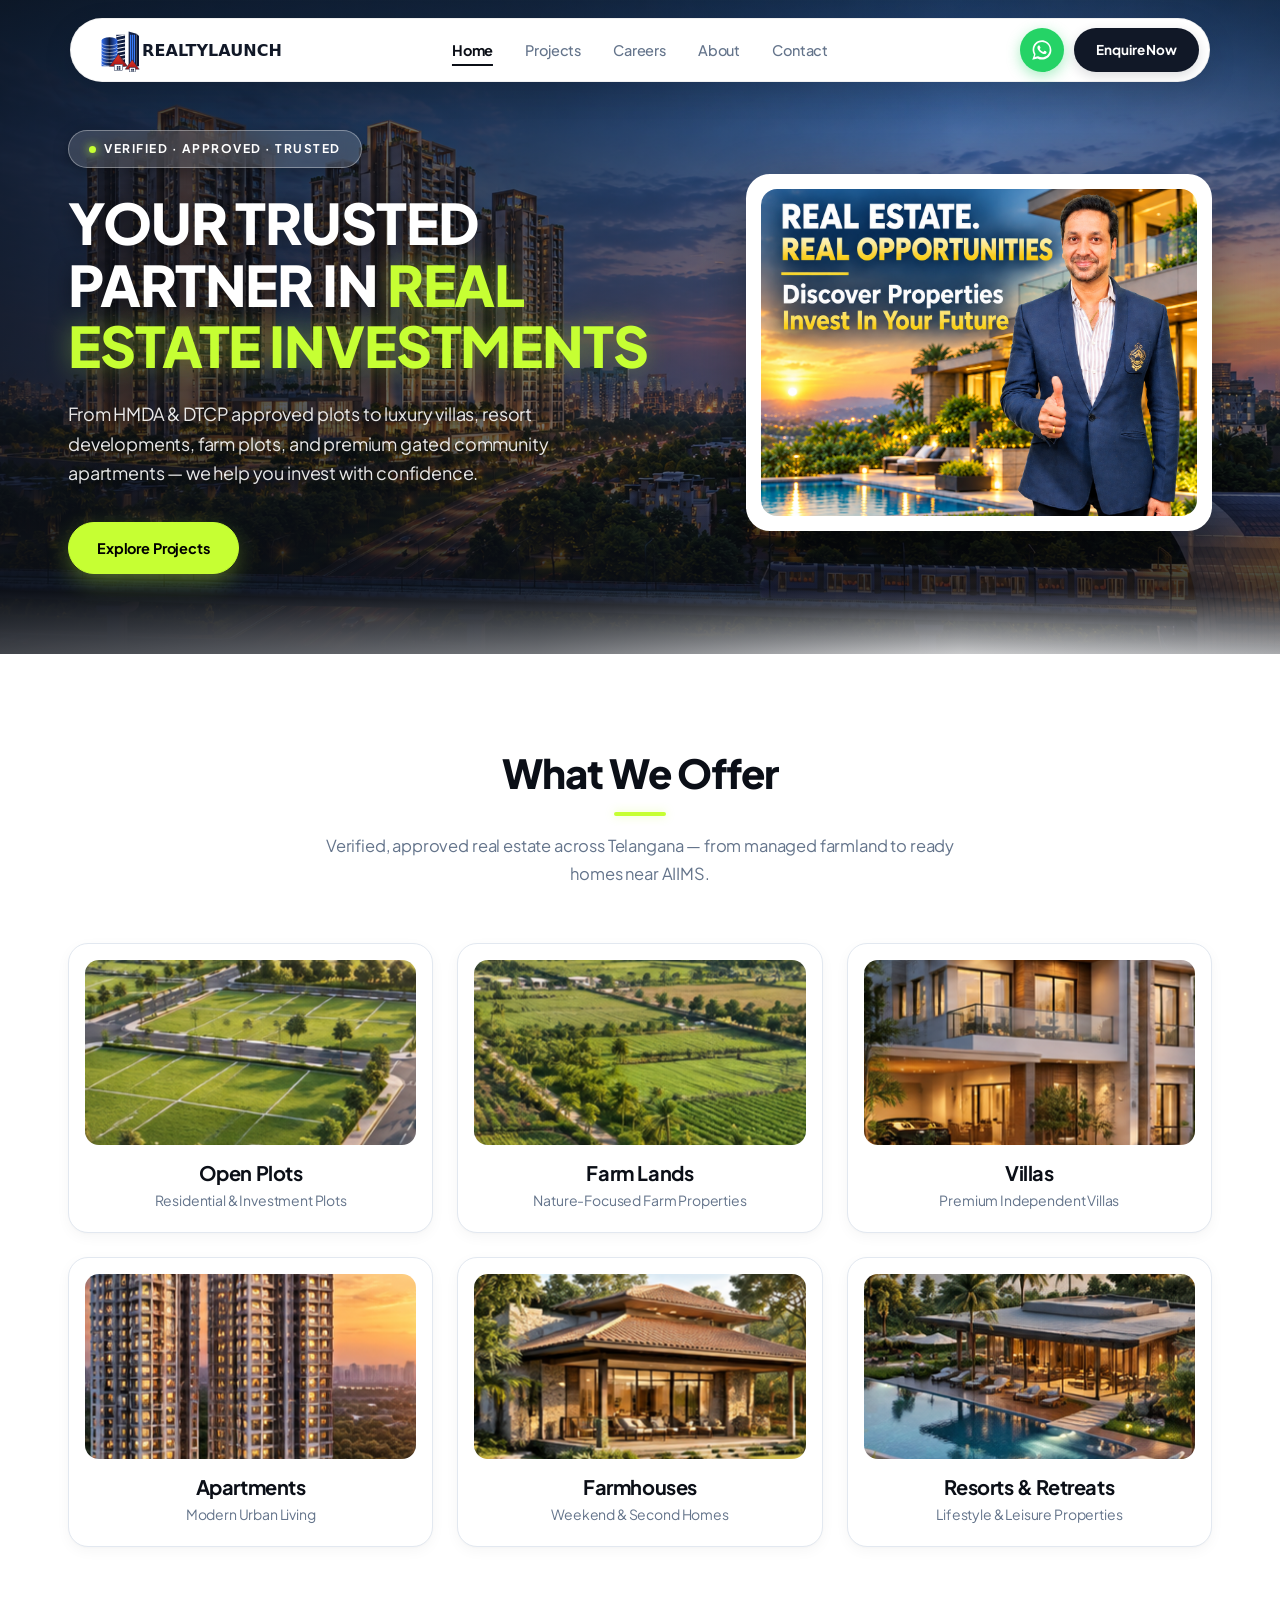
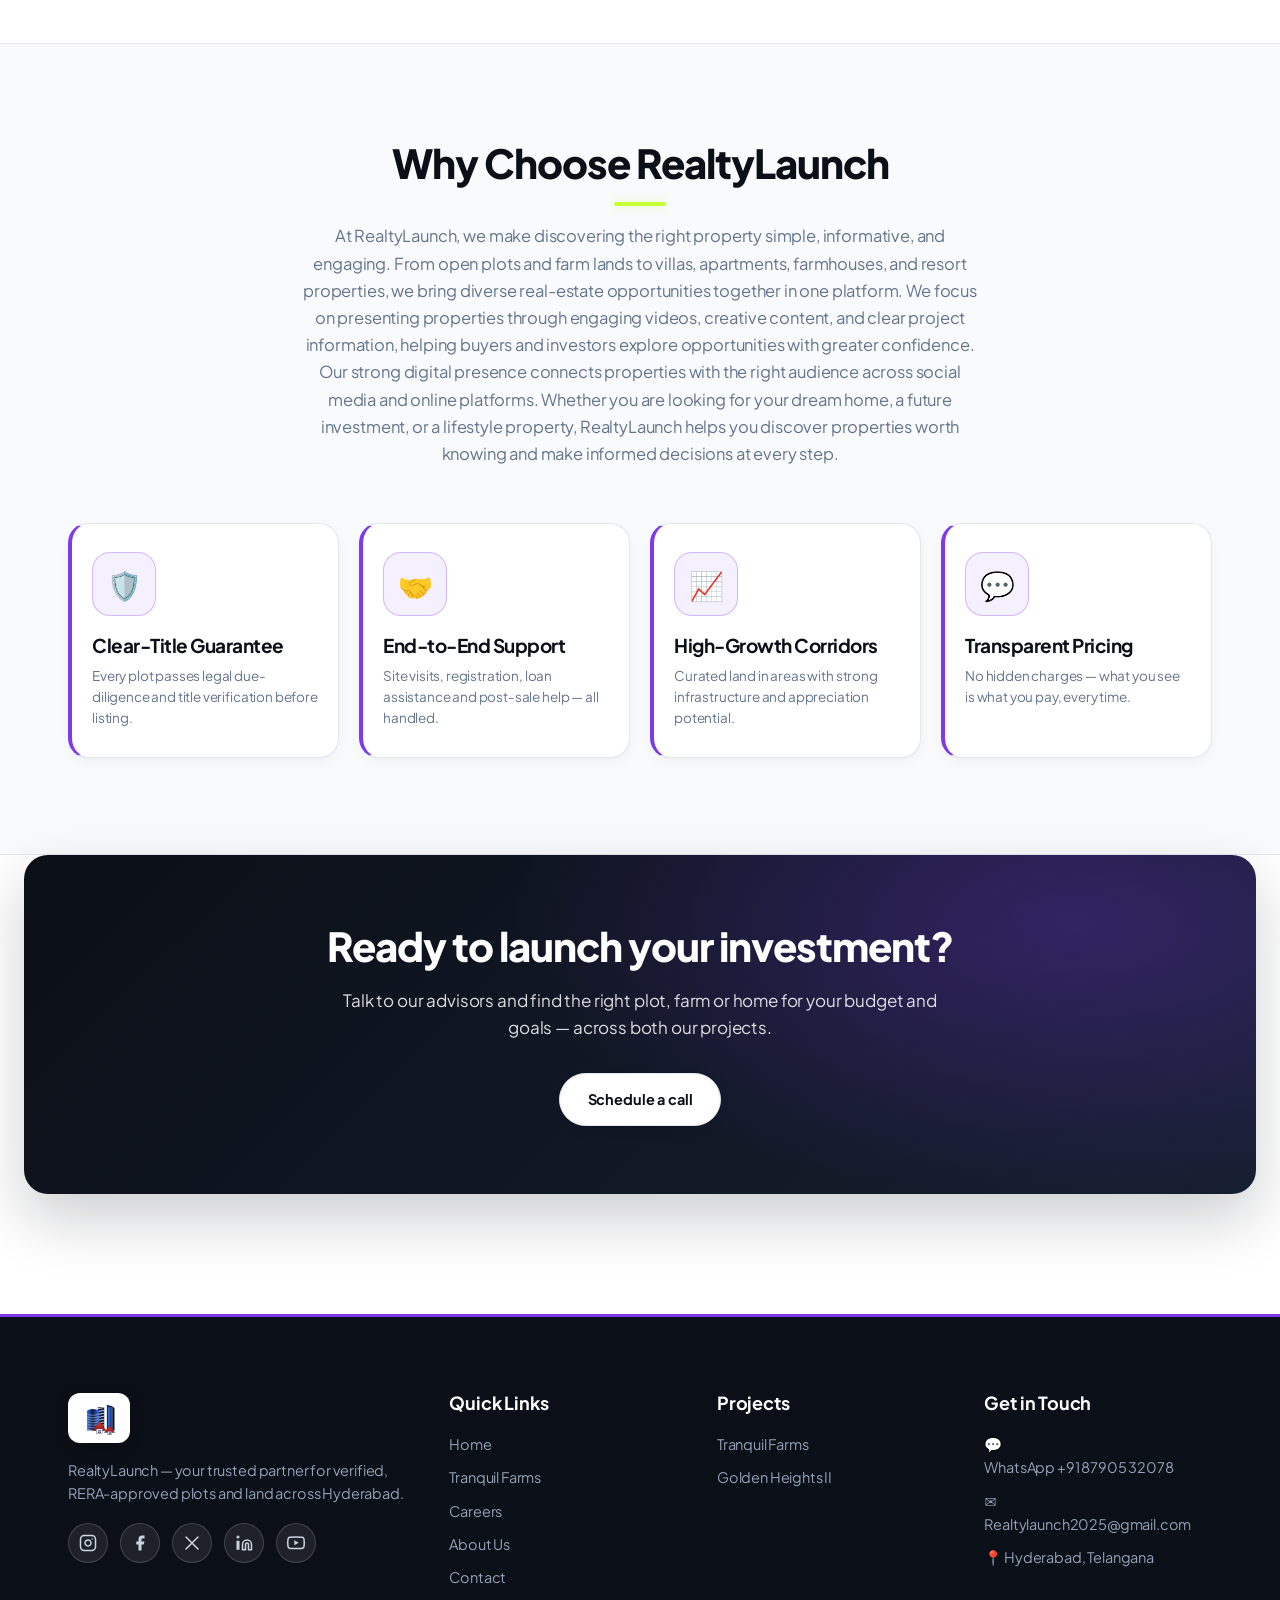
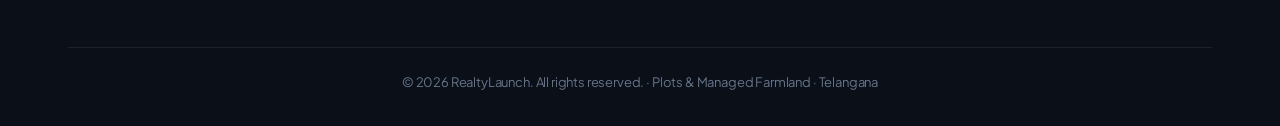
<file: index.html>
<!DOCTYPE html>
<html lang="en">

<head>
  <meta charset="UTF-8">
  <meta name="viewport" content="width=device-width, initial-scale=1.0">
  <title>RealtyLaunch — Plots, Homes & Managed Farmland in Telangana</title>
  <meta name="description"
    content="RealtyLaunch presents Gupta's Nature Tranquil Farms (managed farmland near Jangaon) and Gupta's Golden Heights II (HMDA gated homes near AIIMS, Bibinagar). Verified, approved projects from ₹6.6L.">
  <link rel="icon" href="logo-mark.svg" type="image/svg+xml">
  <link rel="preconnect" href="https://fonts.googleapis.com">
  <link rel="preconnect" href="https://fonts.gstatic.com" crossorigin>
  <link
    href="https://fonts.googleapis.com/css2?family=Cormorant+Garamond:ital,wght@0,500;0,600;0,700;1,600&family=Montserrat:wght@400;500;600;700&display=swap"
    rel="stylesheet">
  <link rel="stylesheet" href="styles.css">
</head>

<body>

  <header class="site">
    <div class="container nav">
      <a href="index.html"><img src="logo.svg" alt="RealtyLaunch" class="logo"></a>
      <nav class="nav-links">
        <a href="index.html" class="active">Home</a>
        <a href="projects.html">Projects</a><a href="careers.html">Careers</a>
        <a href="about.html">About</a>
        <a href="contact.html">Contact</a>
      </nav>
      <div class="nav-cta">
        <a href="https://wa.me/918790532078" target="_blank" rel="noopener" class="nav-wa-btn"
          aria-label="Chat on WhatsApp">
          <svg viewBox="0 0 32 32" width="22" height="22" fill="#ffffff" aria-hidden="true">
            <path
              d="M16 3C9 3 3.5 8.5 3.5 15.5c0 2.4.7 4.7 1.9 6.7L3 29l7-1.8c1.9 1 4 1.6 6 1.6 7 0 12.5-5.5 12.5-12.5S23 3 16 3zm0 22.8c-1.8 0-3.6-.5-5.1-1.4l-.4-.2-4.2 1.1 1.1-4-.2-.4c-1-1.6-1.5-3.4-1.5-5.4 0-5.7 4.6-10.3 10.3-10.3S26.3 9.8 26.3 15.5 21.7 25.8 16 25.8zm5.7-7.7c-.3-.2-1.8-.9-2.1-1-.3-.1-.5-.2-.7.2-.2.3-.8 1-.9 1.1-.2.2-.3.2-.6.1-.3-.2-1.3-.5-2.5-1.5-.9-.8-1.5-1.8-1.7-2.1-.2-.3 0-.5.1-.6.1-.1.3-.3.4-.5.2-.2.2-.3.3-.5.1-.2 0-.4 0-.5 0-.1-.7-1.7-1-2.3-.2-.6-.5-.5-.7-.5h-.6c-.2 0-.5.1-.8.4-.3.3-1 1-1 2.5s1.1 2.9 1.2 3.1c.2.2 2.1 3.3 5.2 4.6.7.3 1.3.5 1.7.6.7.2 1.4.2 1.9.1.6-.1 1.8-.7 2-1.4.3-.7.3-1.3.2-1.4-.1-.1-.3-.2-.6-.3z" />
          </svg>
        </a>
        <a href="contact.html" class="btn btn-primary">Enquire Now</a>
      </div>
      <button class="menu-toggle" aria-label="Menu">&#9776;</button>
    </div>
  </header>

  <!-- Hero -->
  <section class="hero">
    <div class="container hero-split">
      <div class="hero-text">
        <span class="badge">Verified · Approved · Trusted</span>
        <h1>Your Trusted Partner in <em>Real Estate Investments</em></h1>
        <p class="lead">From HMDA &amp; DTCP approved plots to luxury villas, resort developments, farm plots, and
          premium gated community apartments — we help you invest with confidence.</p>
        <div class="hero-cta">
          <a href="projects.html" class="btn btn-accent">Explore Projects</a>
        </div>
      </div>

      <div class="hero-media">
        <img src="homepagebanner.png" alt="RealtyLaunch venture">
      </div>
    </div>
  </section>

  <!-- Stats Section (Below Hero & Above What We Offer) -->


  <!-- Categories -->
  <section>
    <div class="container">
      <h2 class="section-title">What We Offer</h2>
      <p class="section-sub">Verified, approved real estate across Telangana — from managed farmland to ready homes near
        AIIMS.</p>
      <div class="grid cat-grid">
        <div class="cat-card">
          <div class="cat-img">
            <img src="images/open plots.png" alt="Open Plots" loading="lazy">
          </div>
          <h3>Open Plots</h3>
          <p>Residential &amp; Investment Plots</p>
        </div>
        <div class="cat-card">
          <div class="cat-img">
            <img src="images/farm lands.png" alt="Farm Lands" loading="lazy">
          </div>
          <h3>Farm Lands</h3>
          <p>Nature-Focused Farm Properties</p>
        </div>
        <div class="cat-card">
          <div class="cat-img">
            <img src="images/villas.png" alt="Villas" loading="lazy">
          </div>
          <h3>Villas</h3>
          <p>Premium Independent Villas</p>
        </div>
        <div class="cat-card">
          <div class="cat-img">
            <img src="images/apartments.png" alt="Apartments" loading="lazy">
          </div>
          <h3>Apartments</h3>
          <p>Modern Urban Living</p>
        </div>
        <div class="cat-card">
          <div class="cat-img">
            <img src="images/farmhouses.png" alt="Farmhouses" loading="lazy">
          </div>
          <h3>Farmhouses</h3>
          <p>Weekend &amp; Second Homes</p>
        </div>
        <div class="cat-card">
          <div class="cat-img">
            <img src="images/resorts.png" alt="Resorts &amp; Retreats" loading="lazy">
          </div>
          <h3>Resorts &amp; Retreats</h3>
          <p>Lifestyle &amp; Leisure Properties</p>
        </div>
      </div>
    </div>
  </section>

  <!-- Why us -->
  <section class="why">
    <div class="container">
      <h2 class="section-title">Why Choose RealtyLaunch</h2>
      <p class="section-sub">At RealtyLaunch, we make discovering the right property simple, informative, and engaging.
        From open plots and farm lands to villas, apartments, farmhouses, and resort properties, we bring diverse
        real-estate opportunities together in one platform. We focus on presenting properties through engaging videos,
        creative content, and clear project information, helping buyers and investors explore opportunities with greater
        confidence. Our strong digital presence connects properties with the right audience across social media and
        online platforms. Whether you are looking for your dream home, a future investment, or a lifestyle property,
        RealtyLaunch helps you discover properties worth knowing and make informed decisions at every step.</p>
      <div class="grid grid-4">
        <div class="why-card">
          <div class="cat-icon">🛡️</div>
          <h3>Clear-Title Guarantee</h3>
          <p>Every plot passes legal due-diligence and title verification before listing.</p>
        </div>

        <div class="why-card">
          <div class="cat-icon">🤝</div>
          <h3>End-to-End Support</h3>
          <p>Site visits, registration, loan assistance and post-sale help — all handled.</p>
        </div>
        <div class="why-card">
          <div class="cat-icon">📈</div>
          <h3>High-Growth Corridors</h3>
          <p>Curated land in areas with strong infrastructure and appreciation potential.</p>
        </div>
        <div class="why-card">
          <div class="cat-icon">💬</div>
          <h3>Transparent Pricing</h3>
          <p>No hidden charges — what you see is what you pay, every time.</p>
        </div>

      </div>
    </div>
  </section>

  <!-- CTA -->
  <section style="padding-top:0">
    <div class="cta-band">
      <h2>Ready to launch your investment?</h2>
      <p>Talk to our advisors and find the right plot, farm or home for your budget and goals — across both our
        projects.</p>
      <a href="contact.html#contact-form" class="btn btn-light">Schedule a call</a>
    </div>
  </section>

  <footer class="site">
    <div class="container">
      <div class="foot-grid">
        <div class="foot-brand-col">
          <img src="logo-mark.svg" alt="RealtyLaunch" class="foot-logo">
          <p>RealtyLaunch — your trusted partner for verified, RERA-approved plots and land across Hyderabad.</p>
          <div class="foot-socials">
            <a href="https://www.instagram.com/realtylaunchofficial/" target="_blank" rel="noopener" class="foot-social-btn"
              aria-label="Instagram">
              <svg viewBox="0 0 24 24">
                <rect x="2" y="2" width="20" height="20" rx="5" ry="5" />
                <path d="M16 11.37A4 4 0 1 1 12.63 8 4 4 0 0 1 16 11.37z" />
                <line x1="17.5" y1="6.5" x2="17.51" y2="6.5" />
              </svg>
            </a>
            <a href="https://www.facebook.com/profile.php?id=61577020085237" target="_blank" rel="noopener" class="foot-social-btn" aria-label="Facebook">
              <svg viewBox="0 0 24 24">
                <path d="M18 2h-3a5 5 0 0 0-5 5v3H7v4h3v8h4v-8h3l1-4h-4V7a1 1 0 0 1 1-1h3z" />
              </svg>
            </a>
            <a href="https://x.com" target="_blank" rel="noopener" class="foot-social-btn" aria-label="X Twitter">
              <svg viewBox="0 0 24 24">
                <path d="M4 4l16 16M4 20L20 4" />
              </svg>
            </a>
            <a href="https://linkedin.com" target="_blank" rel="noopener" class="foot-social-btn" aria-label="LinkedIn">
              <svg viewBox="0 0 24 24">
                <path d="M16 8a6 6 0 0 1 6 6v7h-4v-7a2 2 0 0 0-2-2 2 2 0 0 0-2 2v7h-4v-7a6 6 0 0 1 6-6z" />
                <rect x="2" y="9" width="4" height="12" />
                <circle cx="4" cy="4" r="2" />
              </svg>
            </a>
            <a href="https://www.youtube.com/@RealtyLaunch" target="_blank" rel="noopener" class="foot-social-btn" aria-label="YouTube">
              <svg viewBox="0 0 24 24">
                <path
                  d="M22.54 6.42a2.78 2.78 0 0 0-1.94-2C18.88 4 12 4 12 4s-6.88 0-8.6.46a2.78 2.78 0 0 0-1.94 2A29 29 0 0 0 1 11.75a29 29 0 0 0 .46 5.33A2.78 2.78 0 0 0 3.4 19c1.72.46 8.6.46 8.6.46s6.88 0 8.6-.46a2.78 2.78 0 0 0 1.94-2 29 29 0 0 0 .46-5.25 29 29 0 0 0-.46-5.33z" />
                <polygon points="9.75 15.02 15.5 11.75 9.75 8.48 9.75 15.02" />
              </svg>
            </a>
          </div>
        </div>
        <div class="foot-links-col">
          <h4>Quick Links</h4>
          <a href="index.html">Home</a>
          <a href="tranquil-farms.html">Tranquil Farms</a>
          <a href="careers.html">Careers</a>
          <a href="about.html">About Us</a>
          <a href="contact.html">Contact</a>
        </div>
        <div class="foot-links-col">
          <h4>Projects</h4>
          <a href="tranquil-farms.html">Tranquil Farms</a>
          <a href="golden-heights.html">Golden Heights II</a>
        </div>
        <div class="foot-contact-col">
          <h4>Get in Touch</h4>
          <p>💬 <a href="https://wa.me/918790532078" target="_blank" rel="noopener" style="color:inherit">WhatsApp +91
              87905 32078</a></p>
          <p>✉️ <a href="mailto:Realtylaunch2025@gmail.com" style="color:inherit">Realtylaunch2025@gmail.com</a></p>
          <p>📍 Hyderabad, Telangana</p>
        </div>
      </div>
      <div class="foot-bottom">© 2026 RealtyLaunch. All rights reserved. · Plots &amp; Managed Farmland · Telangana
      </div>
    </div>
  </footer>

  <script>
    document.querySelector('.menu-toggle').addEventListener('click', function () { var n = document.querySelector('.nav-links'); n.style.display = n.style.display === 'flex' ? 'none' : 'flex'; n.style.flexDirection = 'column'; n.style.position = 'absolute'; n.style.top = '84px'; n.style.right = '24px'; n.style.background = '#fff'; n.style.padding = '16px 24px'; n.style.borderRadius = '12px'; n.style.boxShadow = '0 10px 30px rgba(0,0,0,.12)'; });
  </script>
</body>

</html>
</file>
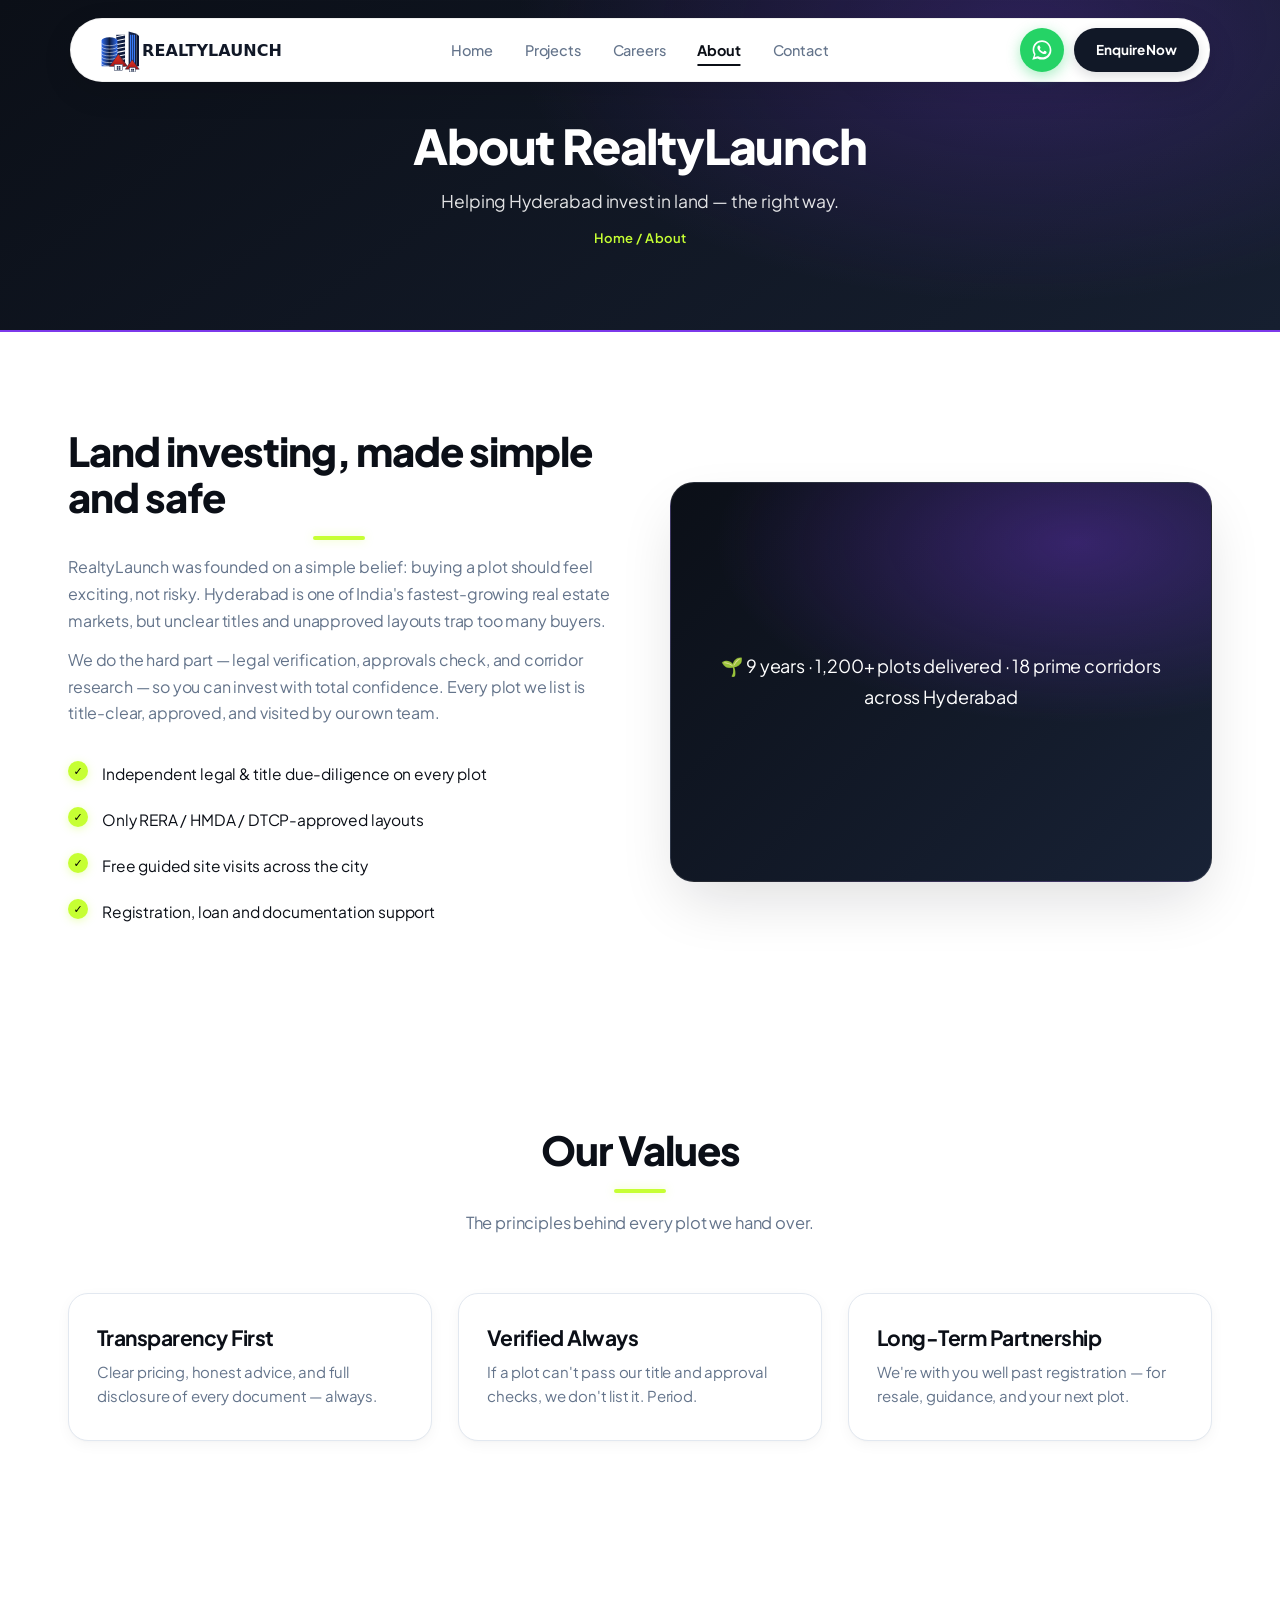
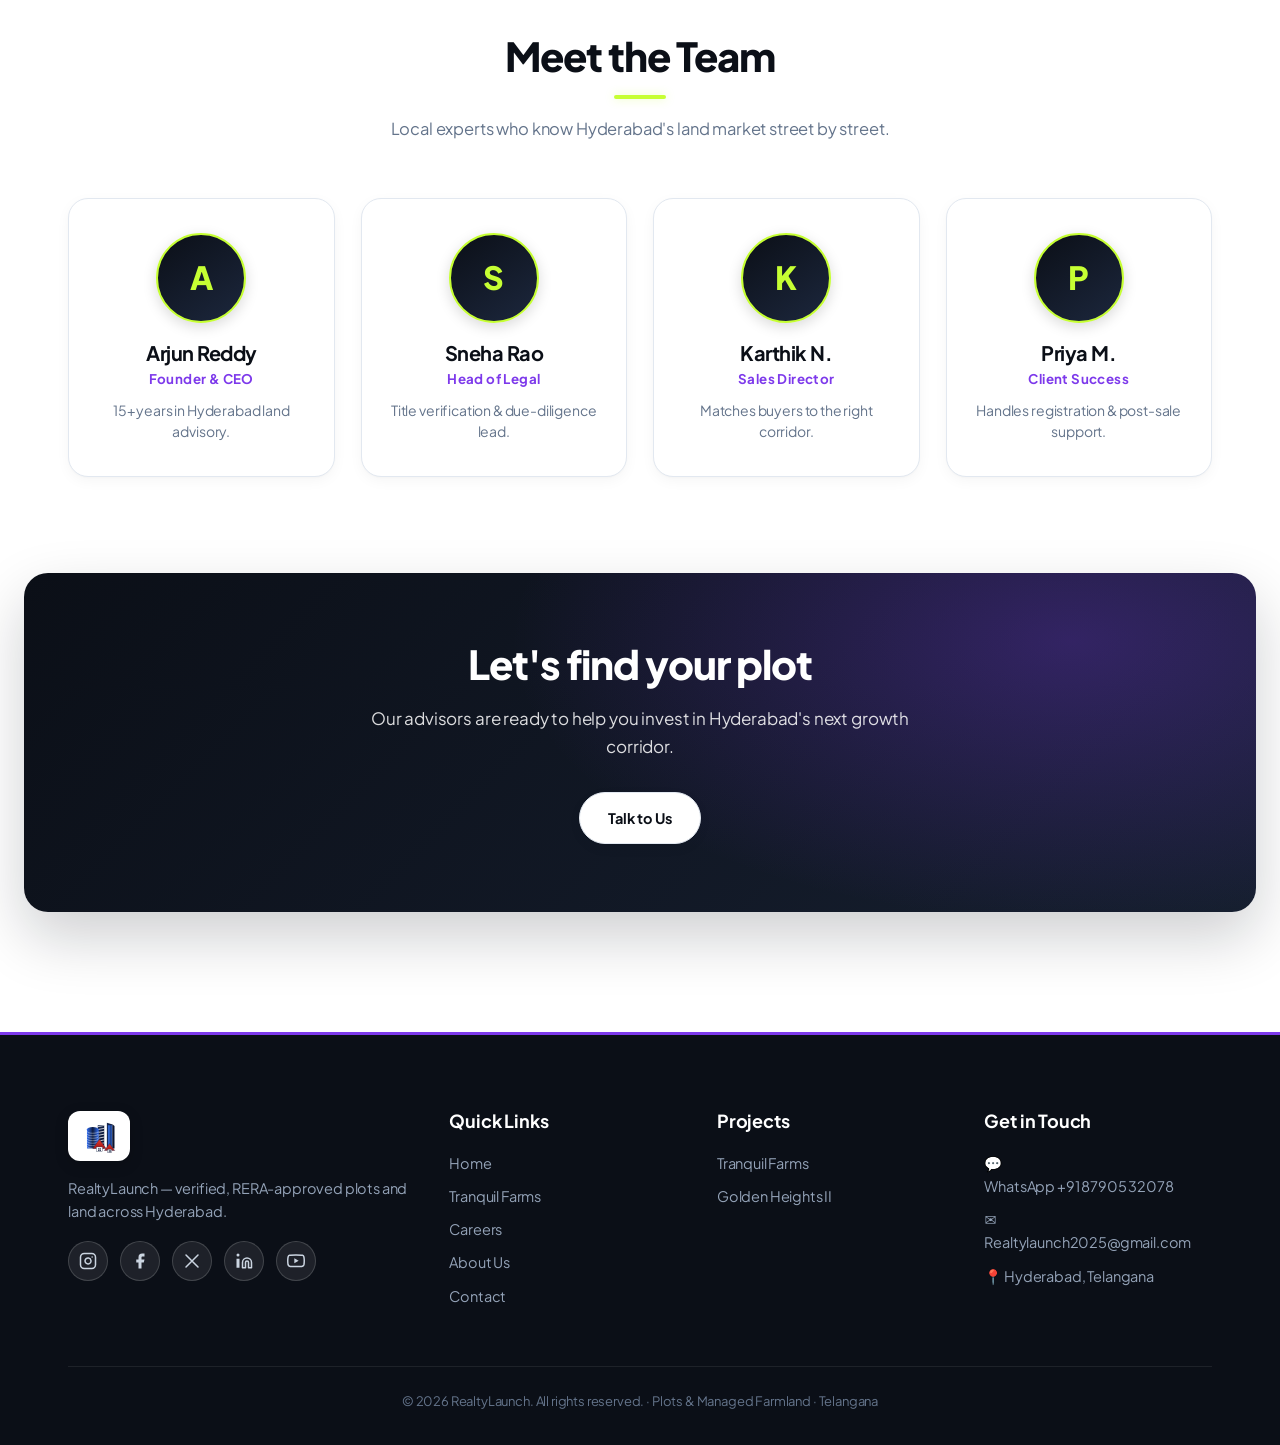
<file: about.html>
<!DOCTYPE html>
<html lang="en">
<head>
<meta charset="UTF-8">
<meta name="viewport" content="width=device-width, initial-scale=1.0">
<title>About RealtyLaunch — Plots & Land Experts in Hyderabad</title>
<meta name="description" content="RealtyLaunch is a Hyderabad-based land advisory helping buyers invest in verified, clear-title plots with full end-to-end support.">
<link rel="icon" href="logo-mark.svg" type="image/svg+xml">
<link rel="preconnect" href="https://fonts.googleapis.com"><link rel="preconnect" href="https://fonts.gstatic.com" crossorigin><link href="https://fonts.googleapis.com/css2?family=Cormorant+Garamond:ital,wght@0,500;0,600;0,700;1,600&family=Montserrat:wght@400;500;600;700&display=swap" rel="stylesheet">
<link rel="stylesheet" href="styles.css">
</head>
<body>

<header class="site">
  <div class="container nav">
    <a href="index.html"><img src="logo.svg" alt="RealtyLaunch" class="logo"></a>
    <nav class="nav-links">
      <a href="index.html">Home</a>
      <a href="projects.html">Projects</a><a href="careers.html">Careers</a>
      <a href="about.html" class="active">About</a>
      <a href="contact.html">Contact</a>
    </nav>
    <div class="nav-cta">
      <a href="https://wa.me/918790532078" target="_blank" rel="noopener" class="nav-wa-btn" aria-label="Chat on WhatsApp">
        <svg viewBox="0 0 32 32" width="22" height="22" fill="#ffffff" aria-hidden="true"><path d="M16 3C9 3 3.5 8.5 3.5 15.5c0 2.4.7 4.7 1.9 6.7L3 29l7-1.8c1.9 1 4 1.6 6 1.6 7 0 12.5-5.5 12.5-12.5S23 3 16 3zm0 22.8c-1.8 0-3.6-.5-5.1-1.4l-.4-.2-4.2 1.1 1.1-4-.2-.4c-1-1.6-1.5-3.4-1.5-5.4 0-5.7 4.6-10.3 10.3-10.3S26.3 9.8 26.3 15.5 21.7 25.8 16 25.8zm5.7-7.7c-.3-.2-1.8-.9-2.1-1-.3-.1-.5-.2-.7.2-.2.3-.8 1-.9 1.1-.2.2-.3.2-.6.1-.3-.2-1.3-.5-2.5-1.5-.9-.8-1.5-1.8-1.7-2.1-.2-.3 0-.5.1-.6.1-.1.3-.3.4-.5.2-.2.2-.3.3-.5.1-.2 0-.4 0-.5 0-.1-.7-1.7-1-2.3-.2-.6-.5-.5-.7-.5h-.6c-.2 0-.5.1-.8.4-.3.3-1 1-1 2.5s1.1 2.9 1.2 3.1c.2.2 2.1 3.3 5.2 4.6.7.3 1.3.5 1.7.6.7.2 1.4.2 1.9.1.6-.1 1.8-.7 2-1.4.3-.7.3-1.3.2-1.4-.1-.1-.3-.2-.6-.3z"/></svg>
      </a>
      <a href="contact.html" class="btn btn-primary">Enquire Now</a>
    </div>
    <button class="menu-toggle" aria-label="Menu">&#9776;</button>
  </div>
</header>

<section class="page-head">
  <div class="container">
    <h1>About RealtyLaunch</h1>
    <p>Helping Hyderabad invest in land — the right way.</p>
    <div class="breadcrumb">Home / About</div>
  </div>
</section>

<section>
  <div class="container about-split">
    <div>
      <h2 class="section-title" style="text-align:left">Land investing, made simple and safe</h2>
      <p style="color:var(--muted);margin-top:14px">RealtyLaunch was founded on a simple belief: buying a plot should feel exciting, not risky. Hyderabad is one of India's fastest-growing real estate markets, but unclear titles and unapproved layouts trap too many buyers.</p>
      <p style="color:var(--muted);margin-top:12px">We do the hard part — legal verification, approvals check, and corridor research — so you can invest with total confidence. Every plot we list is title-clear, approved, and visited by our own team.</p>
      <ul>
        <li>Independent legal & title due-diligence on every plot</li>
        <li>Only RERA / HMDA / DTCP-approved layouts</li>
        <li>Free guided site visits across the city</li>
        <li>Registration, loan and documentation support</li>
      </ul>
    </div>
    <div class="media-box">🌱 9 years · 1,200+ plots delivered · 18 prime corridors across Hyderabad</div>
  </div>
</section>

<section style="background:#fff">
  <div class="container">
    <h2 class="section-title">Our Values</h2>
    <p class="section-sub">The principles behind every plot we hand over.</p>
    <div class="grid grid-3">
      <div class="value-card"><h3>Transparency First</h3><p>Clear pricing, honest advice, and full disclosure of every document — always.</p></div>
      <div class="value-card"><h3>Verified Always</h3><p>If a plot can't pass our title and approval checks, we don't list it. Period.</p></div>
      <div class="value-card"><h3>Long-Term Partnership</h3><p>We're with you well past registration — for resale, guidance, and your next plot.</p></div>
    </div>
  </div>
</section>

<section>
  <div class="container">
    <h2 class="section-title">Meet the Team</h2>
    <p class="section-sub">Local experts who know Hyderabad's land market street by street.</p>
    <div class="grid grid-4">
      <div class="team-card"><div class="avatar">A</div><h3>Arjun Reddy</h3><small>Founder & CEO</small><p>15+ years in Hyderabad land advisory.</p></div>
      <div class="team-card"><div class="avatar">S</div><h3>Sneha Rao</h3><small>Head of Legal</small><p>Title verification & due-diligence lead.</p></div>
      <div class="team-card"><div class="avatar">K</div><h3>Karthik N.</h3><small>Sales Director</small><p>Matches buyers to the right corridor.</p></div>
      <div class="team-card"><div class="avatar">P</div><h3>Priya M.</h3><small>Client Success</small><p>Handles registration & post-sale support.</p></div>
    </div>
  </div>
</section>

<section style="padding-top:0">
  <div class="cta-band">
    <h2>Let's find your plot</h2>
    <p>Our advisors are ready to help you invest in Hyderabad's next growth corridor.</p>
    <a href="contact.html" class="btn btn-light">Talk to Us</a>
  </div>
</section>

<footer class="site">
  <div class="container">
    <div class="foot-grid">
      <div class="foot-brand-col">
        <img src="logo-mark.svg" alt="RealtyLaunch" class="foot-logo">
        <p>RealtyLaunch — verified, RERA-approved plots and land across Hyderabad.</p>
        <div class="foot-socials">
          <a href="https://www.instagram.com/realtylaunchofficial/" target="_blank" rel="noopener" class="foot-social-btn" aria-label="Instagram">
            <svg viewBox="0 0 24 24"><rect x="2" y="2" width="20" height="20" rx="5" ry="5"/><path d="M16 11.37A4 4 0 1 1 12.63 8 4 4 0 0 1 16 11.37z"/><line x1="17.5" y1="6.5" x2="17.51" y2="6.5"/></svg>
          </a>
          <a href="https://www.facebook.com/profile.php?id=61577020085237" target="_blank" rel="noopener" class="foot-social-btn" aria-label="Facebook">
            <svg viewBox="0 0 24 24"><path d="M18 2h-3a5 5 0 0 0-5 5v3H7v4h3v8h4v-8h3l1-4h-4V7a1 1 0 0 1 1-1h3z"/></svg>
          </a>
          <a href="https://x.com" target="_blank" rel="noopener" class="foot-social-btn" aria-label="X Twitter">
            <svg viewBox="0 0 24 24"><path d="M4 4l16 16M4 20L20 4"/></svg>
          </a>
          <a href="https://linkedin.com" target="_blank" rel="noopener" class="foot-social-btn" aria-label="LinkedIn">
            <svg viewBox="0 0 24 24"><path d="M16 8a6 6 0 0 1 6 6v7h-4v-7a2 2 0 0 0-2-2 2 2 0 0 0-2 2v7h-4v-7a6 6 0 0 1 6-6z"/><rect x="2" y="9" width="4" height="12"/><circle cx="4" cy="4" r="2"/></svg>
          </a>
          <a href="https://www.youtube.com/@RealtyLaunch" target="_blank" rel="noopener" class="foot-social-btn" aria-label="YouTube">
            <svg viewBox="0 0 24 24"><path d="M22.54 6.42a2.78 2.78 0 0 0-1.94-2C18.88 4 12 4 12 4s-6.88 0-8.6.46a2.78 2.78 0 0 0-1.94 2A29 29 0 0 0 1 11.75a29 29 0 0 0 .46 5.33A2.78 2.78 0 0 0 3.4 19c1.72.46 8.6.46 8.6.46s6.88 0 8.6-.46a2.78 2.78 0 0 0 1.94-2 29 29 0 0 0 .46-5.25 29 29 0 0 0-.46-5.33z"/><polygon points="9.75 15.02 15.5 11.75 9.75 8.48 9.75 15.02"/></svg>
          </a>
        </div>
      </div>
      <div class="foot-links-col">
        <h4>Quick Links</h4>
        <a href="index.html">Home</a>
        <a href="tranquil-farms.html">Tranquil Farms</a>
        <a href="careers.html">Careers</a>
        <a href="about.html">About Us</a>
        <a href="contact.html">Contact</a>
      </div>
      <div class="foot-links-col">
        <h4>Projects</h4>
        <a href="tranquil-farms.html">Tranquil Farms</a>
        <a href="golden-heights.html">Golden Heights II</a>
      </div>
      <div class="foot-contact-col">
        <h4>Get in Touch</h4>
        <p>💬 <a href="https://wa.me/918790532078" target="_blank" rel="noopener" style="color:inherit">WhatsApp +91 87905 32078</a></p>
        <p>✉️ <a href="mailto:Realtylaunch2025@gmail.com" style="color:inherit">Realtylaunch2025@gmail.com</a></p>
        <p>📍 Hyderabad, Telangana</p>
      </div>
    </div>
    <div class="foot-bottom">© 2026 RealtyLaunch. All rights reserved. · Plots &amp; Managed Farmland · Telangana</div>
  </div>
</footer>

<script>
document.querySelector('.menu-toggle').addEventListener('click',function(){var n=document.querySelector('.nav-links');n.style.display=n.style.display==='flex'?'none':'flex';n.style.flexDirection='column';n.style.position='absolute';n.style.top='74px';n.style.right='24px';n.style.background='#fff';n.style.padding='16px 24px';n.style.borderRadius='12px';n.style.boxShadow='0 10px 30px rgba(0,0,0,.12)';});
</script>
</body>
</html>
</file>
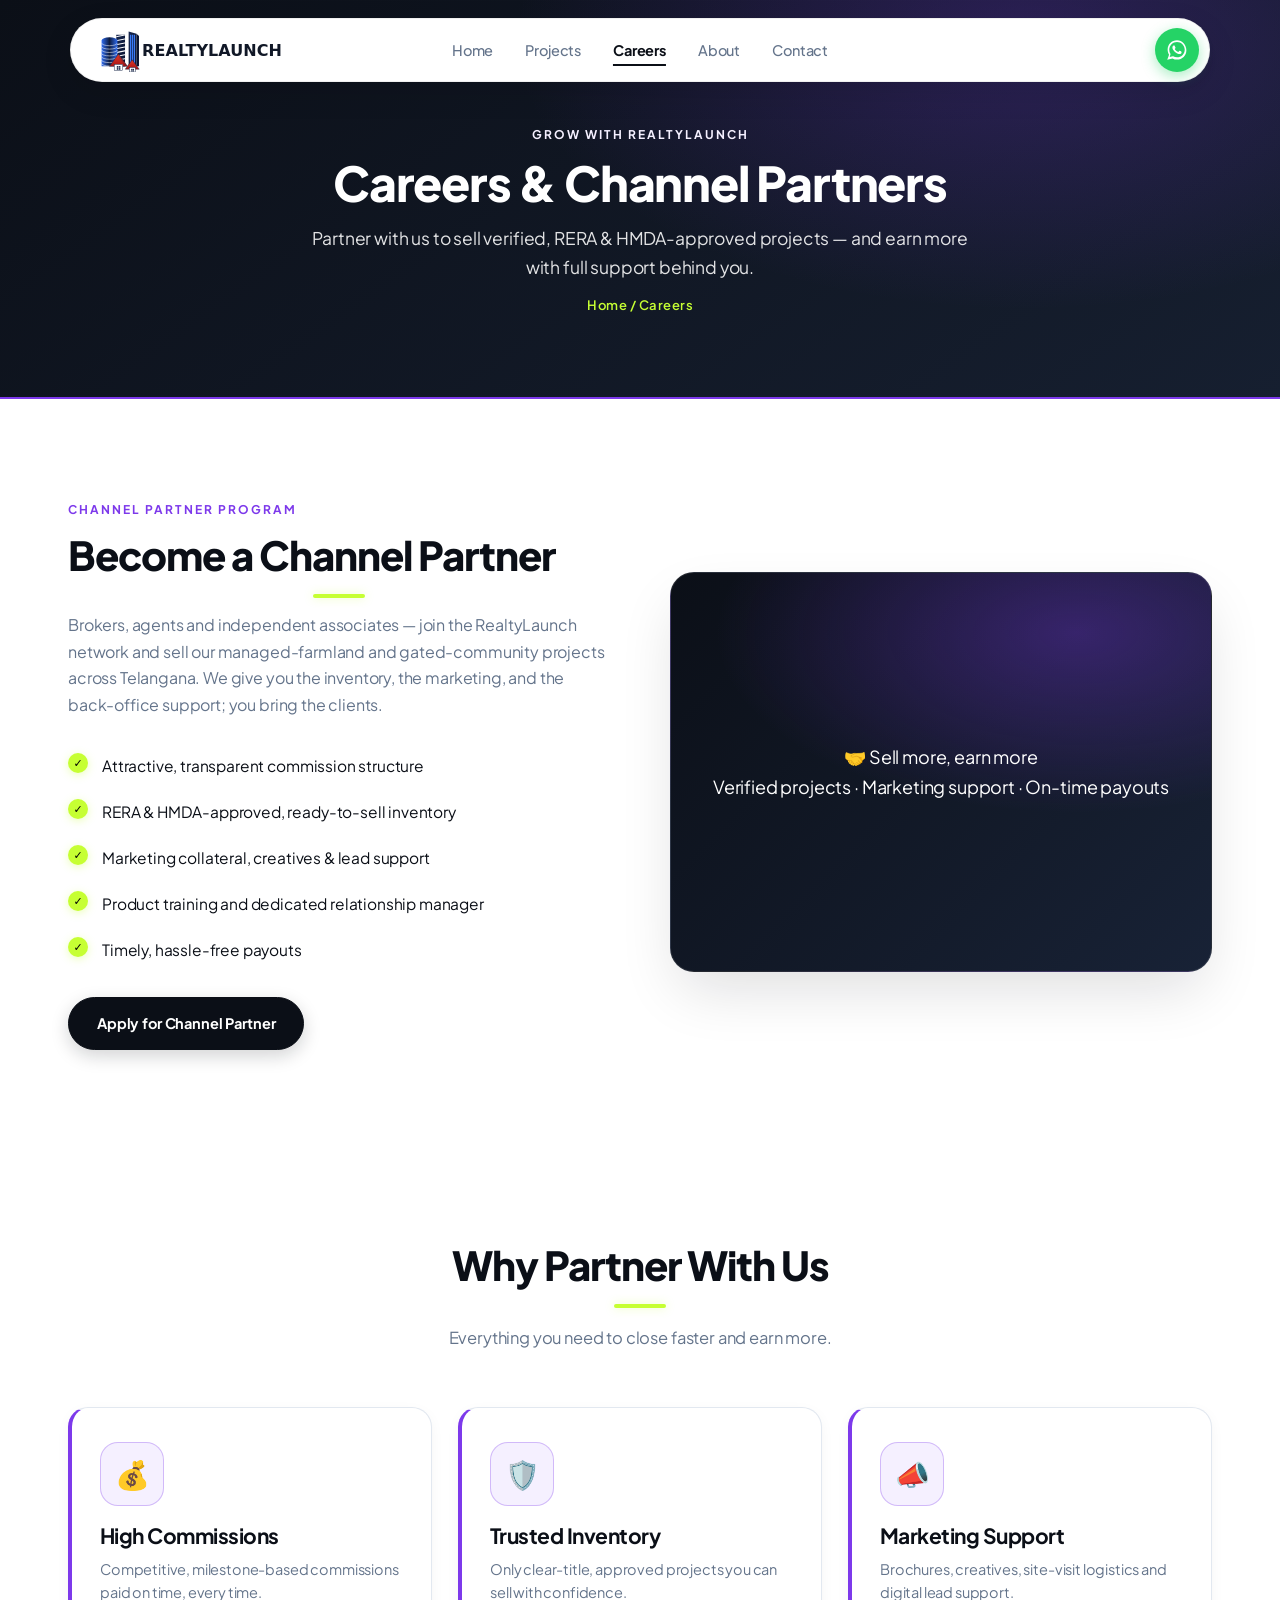
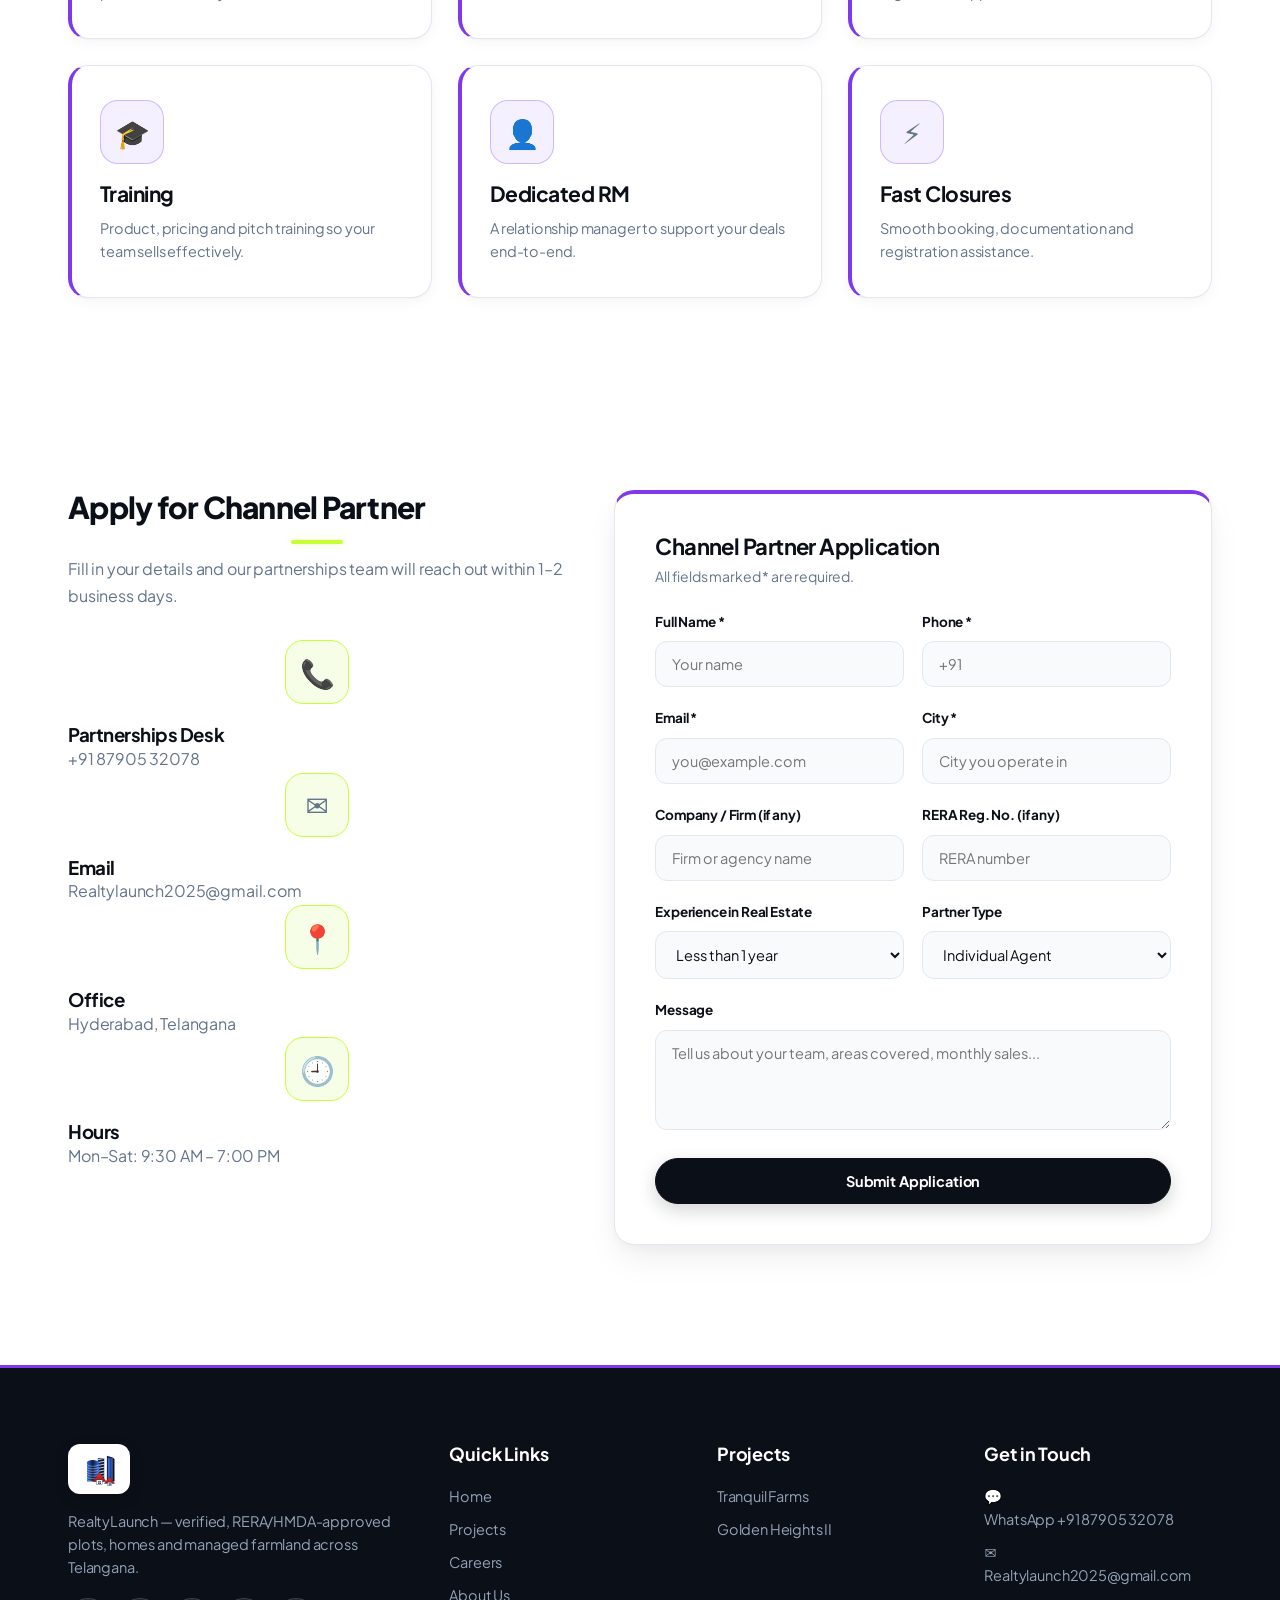
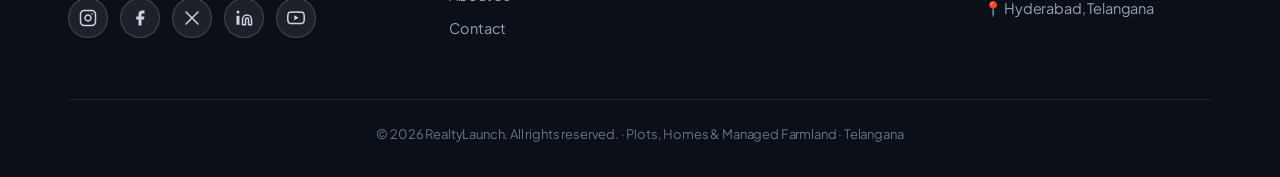
<file: careers.html>
<!DOCTYPE html>
<html lang="en">
<head>
<meta charset="UTF-8">
<meta name="viewport" content="width=device-width, initial-scale=1.0">
<title>Careers & Channel Partners — RealtyLaunch</title>
<meta name="description" content="Become a RealtyLaunch channel partner. Earn attractive commissions on RERA/HMDA-approved projects with full marketing support, training and timely payouts. Apply online.">
<link rel="icon" href="logo-mark.svg" type="image/svg+xml">
<link rel="preconnect" href="https://fonts.googleapis.com"><link rel="preconnect" href="https://fonts.gstatic.com" crossorigin><link href="https://fonts.googleapis.com/css2?family=Cormorant+Garamond:ital,wght@0,500;0,600;0,700;1,600&family=Montserrat:wght@400;500;600;700&display=swap" rel="stylesheet">
<link rel="stylesheet" href="styles.css">
</head>
<body>

<header class="site">
  <div class="container nav">
    <a href="index.html"><img src="logo.svg" alt="RealtyLaunch" class="logo"></a>
    <nav class="nav-links">
      <a href="index.html">Home</a>
      <a href="projects.html">Projects</a>
      <a href="careers.html" class="active">Careers</a>
      <a href="about.html">About</a>
      <a href="contact.html">Contact</a>
    </nav>
    <div class="nav-cta">
      <a href="https://wa.me/918790532078" target="_blank" rel="noopener" class="nav-wa-btn" aria-label="Chat on WhatsApp">
        <svg viewBox="0 0 32 32" width="22" height="22" fill="#ffffff" aria-hidden="true"><path d="M16 3C9 3 3.5 8.5 3.5 15.5c0 2.4.7 4.7 1.9 6.7L3 29l7-1.8c1.9 1 4 1.6 6 1.6 7 0 12.5-5.5 12.5-12.5S23 3 16 3zm0 22.8c-1.8 0-3.6-.5-5.1-1.4l-.4-.2-4.2 1.1 1.1-4-.2-.4c-1-1.6-1.5-3.4-1.5-5.4 0-5.7 4.6-10.3 10.3-10.3S26.3 9.8 26.3 15.5 21.7 25.8 16 25.8zm5.7-7.7c-.3-.2-1.8-.9-2.1-1-.3-.1-.5-.2-.7.2-.2.3-.8 1-.9 1.1-.2.2-.3.2-.6.1-.3-.2-1.3-.5-2.5-1.5-.9-.8-1.5-1.8-1.7-2.1-.2-.3 0-.5.1-.6.1-.1.3-.3.4-.5.2-.2.2-.3.3-.5.1-.2 0-.4 0-.5 0-.1-.7-1.7-1-2.3-.2-.6-.5-.5-.7-.5h-.6c-.2 0-.5.1-.8.4-.3.3-1 1-1 2.5s1.1 2.9 1.2 3.1c.2.2 2.1 3.3 5.2 4.6.7.3 1.3.5 1.7.6.7.2 1.4.2 1.9.1.6-.1 1.8-.7 2-1.4.3-.7.3-1.3.2-1.4-.1-.1-.3-.2-.6-.3z"/></svg>
      </a>
    </div>
    <button class="menu-toggle" aria-label="Menu">&#9776;</button>
  </div>
</header>

<section class="page-head">
  <div class="container">
    <span class="kicker" style="color:var(--gold-soft)">Grow With RealtyLaunch</span>
    <h1>Careers &amp; Channel Partners</h1>
    <p>Partner with us to sell verified, RERA &amp; HMDA-approved projects — and earn more with full support behind you.</p>
    <div class="breadcrumb">Home / Careers</div>
  </div>
</section>

<!-- Channel partner intro -->
<section>
  <div class="container about-split">
    <div>
      <span class="kicker">Channel Partner Program</span>
      <h2 class="section-title" style="text-align:left">Become a Channel Partner</h2>
      <p style="color:var(--muted);margin-top:14px">Brokers, agents and independent associates — join the RealtyLaunch network and sell our managed-farmland and gated-community projects across Telangana. We give you the inventory, the marketing, and the back-office support; you bring the clients.</p>
      <ul>
        <li>Attractive, transparent commission structure</li>
        <li>RERA &amp; HMDA-approved, ready-to-sell inventory</li>
        <li>Marketing collateral, creatives &amp; lead support</li>
        <li>Product training and dedicated relationship manager</li>
        <li>Timely, hassle-free payouts</li>
      </ul>
      <div style="margin-top:24px"><a href="#apply" class="btn btn-primary">Apply for Channel Partner</a></div>
    </div>
    <div class="media-box">🤝 Sell more, earn more<br>Verified projects · Marketing support · On-time payouts</div>
  </div>
</section>

<!-- Why partner -->
<section style="background:#fff">
  <div class="container">
    <h2 class="section-title">Why Partner With Us</h2>
    <p class="section-sub">Everything you need to close faster and earn more.</p>
    <div class="grid grid-3">
      <div class="why-card"><div class="cat-icon">💰</div><h3>High Commissions</h3><p>Competitive, milestone-based commissions paid on time, every time.</p></div>
      <div class="why-card"><div class="cat-icon">🛡️</div><h3>Trusted Inventory</h3><p>Only clear-title, approved projects you can sell with confidence.</p></div>
      <div class="why-card"><div class="cat-icon">📣</div><h3>Marketing Support</h3><p>Brochures, creatives, site-visit logistics and digital lead support.</p></div>
      <div class="why-card"><div class="cat-icon">🎓</div><h3>Training</h3><p>Product, pricing and pitch training so your team sells effectively.</p></div>
      <div class="why-card"><div class="cat-icon">👤</div><h3>Dedicated RM</h3><p>A relationship manager to support your deals end-to-end.</p></div>
      <div class="why-card"><div class="cat-icon">⚡</div><h3>Fast Closures</h3><p>Smooth booking, documentation and registration assistance.</p></div>
    </div>
  </div>
</section>

<!-- Application form -->
<section id="apply">
  <div class="container contact-grid">
    <div class="contact-info">
      <h2 class="section-title" style="text-align:left;font-size:30px">Apply for Channel Partner</h2>
      <p style="color:var(--muted);margin:12px 0 30px">Fill in your details and our partnerships team will reach out within 1–2 business days.</p>
      <div class="info-row"><div class="cat-icon">📞</div><div><h3>Partnerships Desk</h3><p>+91 87905 32078</p></div></div>
      <div class="info-row"><div class="cat-icon">✉️</div><div><h3>Email</h3><p>Realtylaunch2025@gmail.com</p></div></div>
      <div class="info-row"><div class="cat-icon">📍</div><div><h3>Office</h3><p>Hyderabad, Telangana</p></div></div>
      <div class="info-row"><div class="cat-icon">🕘</div><div><h3>Hours</h3><p>Mon–Sat: 9:30 AM – 7:00 PM</p></div></div>
    </div>

    <div class="form-card">
      <h3 style="font-size:22px;margin-bottom:6px">Channel Partner Application</h3>
      <p style="color:var(--muted);font-size:14px;margin-bottom:22px">All fields marked * are required.</p>
      <form data-subject="New Channel Partner application — RealtyLaunch" data-autoresponse="Thank you for applying to the RealtyLaunch Channel Partner program! Our partnerships team has received your application and will get in touch with you soon. For anything urgent, call or WhatsApp us at +91 87905 32078. — Team RealtyLaunch" onsubmit="return sendForm(event,this)">
        <input type="text" name="_honey" style="display:none">
        <div class="form-row">
          <div class="form-group"><label>Full Name *</label><input name="Name" required placeholder="Your name"></div>
          <div class="form-group"><label>Phone *</label><input name="Phone" required type="tel" placeholder="+91"></div>
        </div>
        <div class="form-row">
          <div class="form-group"><label>Email *</label><input name="Email" required type="email" placeholder="you@example.com"></div>
          <div class="form-group"><label>City *</label><input name="City" required placeholder="City you operate in"></div>
        </div>
        <div class="form-row">
          <div class="form-group"><label>Company / Firm (if any)</label><input name="Company" placeholder="Firm or agency name"></div>
          <div class="form-group"><label>RERA Reg. No. (if any)</label><input name="RERA No" placeholder="RERA number"></div>
        </div>
        <div class="form-row">
          <div class="form-group"><label>Experience in Real Estate</label>
            <select name="Experience"><option>Less than 1 year</option><option>1 – 3 years</option><option>3 – 5 years</option><option>5+ years</option></select>
          </div>
          <div class="form-group"><label>Partner Type</label>
            <select name="Partner Type"><option>Individual Agent</option><option>Brokerage / Firm</option><option>DSA / Associate</option><option>Other</option></select>
          </div>
        </div>
        <div class="form-group"><label>Message</label><textarea name="Message" rows="4" placeholder="Tell us about your team, areas covered, monthly sales..."></textarea></div>
        <button class="btn btn-primary" type="submit" data-label="Submit Application" style="width:100%">Submit Application</button>
        <p class="form-thanks" style="display:none;color:var(--gold-2);font-weight:600;text-align:center;margin-top:14px">✓ Thank you! Our partnerships team will contact you shortly.</p>
      </form>
    </div>
  </div>
</section>

<footer class="site">
  <div class="container">
    <div class="foot-grid">
      <div class="foot-brand-col">
        <img src="logo-mark.svg" alt="RealtyLaunch" class="foot-logo">
        <p>RealtyLaunch — verified, RERA/HMDA-approved plots, homes and managed farmland across Telangana.</p>
        <div class="foot-socials">
          <a href="https://www.instagram.com/realtylaunchofficial/" target="_blank" rel="noopener" class="foot-social-btn" aria-label="Instagram">
            <svg viewBox="0 0 24 24"><rect x="2" y="2" width="20" height="20" rx="5" ry="5"/><path d="M16 11.37A4 4 0 1 1 12.63 8 4 4 0 0 1 16 11.37z"/><line x1="17.5" y1="6.5" x2="17.51" y2="6.5"/></svg>
          </a>
          <a href="https://www.facebook.com/profile.php?id=61577020085237" target="_blank" rel="noopener" class="foot-social-btn" aria-label="Facebook">
            <svg viewBox="0 0 24 24"><path d="M18 2h-3a5 5 0 0 0-5 5v3H7v4h3v8h4v-8h3l1-4h-4V7a1 1 0 0 1 1-1h3z"/></svg>
          </a>
          <a href="https://x.com" target="_blank" rel="noopener" class="foot-social-btn" aria-label="X Twitter">
            <svg viewBox="0 0 24 24"><path d="M4 4l16 16M4 20L20 4"/></svg>
          </a>
          <a href="https://linkedin.com" target="_blank" rel="noopener" class="foot-social-btn" aria-label="LinkedIn">
            <svg viewBox="0 0 24 24"><path d="M16 8a6 6 0 0 1 6 6v7h-4v-7a2 2 0 0 0-2-2 2 2 0 0 0-2 2v7h-4v-7a6 6 0 0 1 6-6z"/><rect x="2" y="9" width="4" height="12"/><circle cx="4" cy="4" r="2"/></svg>
          </a>
          <a href="https://www.youtube.com/@RealtyLaunch" target="_blank" rel="noopener" class="foot-social-btn" aria-label="YouTube">
            <svg viewBox="0 0 24 24"><path d="M22.54 6.42a2.78 2.78 0 0 0-1.94-2C18.88 4 12 4 12 4s-6.88 0-8.6.46a2.78 2.78 0 0 0-1.94 2A29 29 0 0 0 1 11.75a29 29 0 0 0 .46 5.33A2.78 2.78 0 0 0 3.4 19c1.72.46 8.6.46 8.6.46s6.88 0 8.6-.46a2.78 2.78 0 0 0 1.94-2 29 29 0 0 0 .46-5.25 29 29 0 0 0-.46-5.33z"/><polygon points="9.75 15.02 15.5 11.75 9.75 8.48 9.75 15.02"/></svg>
          </a>
        </div>
      </div>
      <div class="foot-links-col">
        <h4>Quick Links</h4>
        <a href="index.html">Home</a>
        <a href="projects.html">Projects</a>
        <a href="careers.html">Careers</a>
        <a href="about.html">About Us</a>
        <a href="contact.html">Contact</a>
      </div>
      <div class="foot-links-col">
        <h4>Projects</h4>
        <a href="tranquil-farms.html">Tranquil Farms</a>
        <a href="golden-heights.html">Golden Heights II</a>
      </div>
      <div class="foot-contact-col">
        <h4>Get in Touch</h4>
        <p>💬 <a href="https://wa.me/918790532078" target="_blank" rel="noopener" style="color:inherit">WhatsApp +91 87905 32078</a></p>
        <p>✉️ <a href="mailto:Realtylaunch2025@gmail.com" style="color:inherit">Realtylaunch2025@gmail.com</a></p>
        <p>📍 Hyderabad, Telangana</p>
      </div>
    </div>
    <div class="foot-bottom">© 2026 RealtyLaunch. All rights reserved. · Plots, Homes &amp; Managed Farmland · Telangana</div>
  </div>
</footer>

<script>
// Send form via FormSubmit (delivers to Realtylaunch2025@gmail.com)
function sendForm(e,form){
  e.preventDefault();
  if(form._honey && form._honey.value)return false;
  var btn=form.querySelector('button[type=submit]');
  if(btn){btn.disabled=true;btn.textContent='Sending…';}
  var data={};
  Array.prototype.forEach.call(form.elements,function(el){if(el.name&&el.name.charAt(0)!=='_')data[el.name]=el.value;});
  data._subject=form.getAttribute('data-subject')||'New website enquiry';
  data._template='table';
  data._autoresponse=form.getAttribute('data-autoresponse')||'';
  fetch('https://formsubmit.co/ajax/Realtylaunch2025@gmail.com',{method:'POST',headers:{'Content-Type':'application/json',Accept:'application/json'},body:JSON.stringify(data)})
    .then(function(r){return r.json();})
    .then(function(){window.location.href='thanks.html';})
    .catch(function(){alert('Sorry, something went wrong. Please call us at +91 87905 32078 or try again.');if(btn){btn.disabled=false;btn.textContent=btn.getAttribute('data-label')||'Submit';}});
  return false;
}
document.querySelector('.menu-toggle').addEventListener('click',function(){
  var n=document.querySelector('.nav-links');
  var isOpen=n.style.display==='flex';
  n.style.display=isOpen?'none':'flex';
  n.style.flexDirection='column';
  n.style.position='absolute';
  n.style.top='74px';
  n.style.right='24px';
  n.style.background='#fff';
  n.style.padding='16px 24px';
  n.style.borderRadius='12px';
  n.style.boxShadow='0 10px 30px rgba(0,0,0,.12)';
  n.style.gap='12px';
  if(!isOpen){
    var existing=n.querySelector('.mob-cta-btn');
    if(!existing){
      var btn=document.createElement('a');
      btn.href='#apply';
      btn.className='btn btn-accent mob-cta-btn';
      btn.style.marginTop='8px';
      btn.textContent='Apply Now';
      n.appendChild(btn);
    }
  }
});
</script>
</body>
</html>
</file>
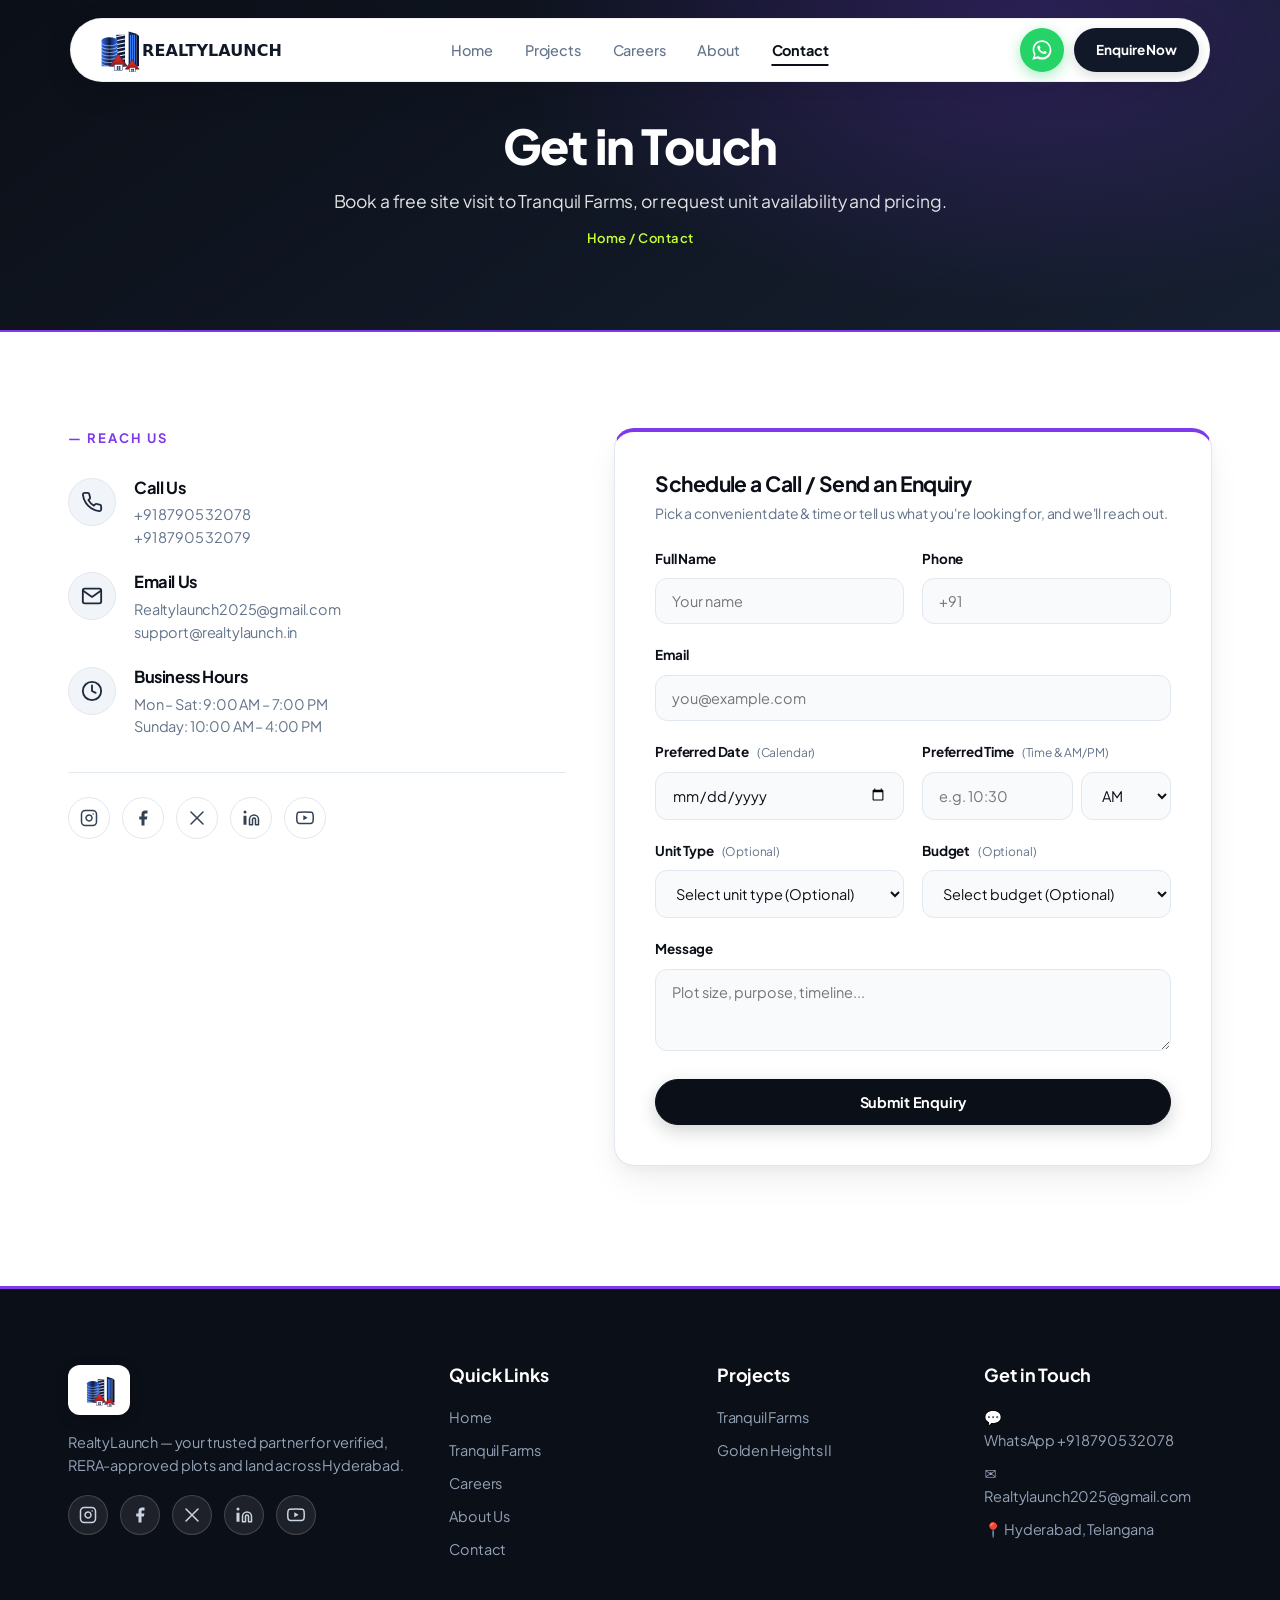
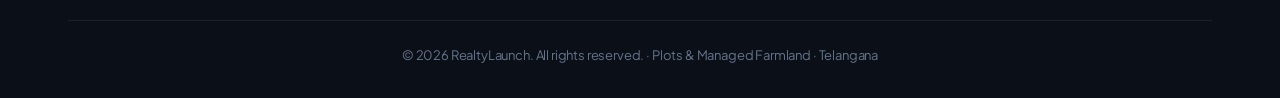
<file: contact.html>
<!DOCTYPE html>
<html lang="en">
<head>
<meta charset="UTF-8">
<meta name="viewport" content="width=device-width, initial-scale=1.0">
<title>Contact RealtyLaunch — Reach Our Team</title>
<meta name="description" content="Get in touch with RealtyLaunch. Book a free site visit to Tranquil Farms, Golden Heights II, or request pricing and availability.">
<link rel="icon" href="logo-mark.svg" type="image/svg+xml">
<link rel="preconnect" href="https://fonts.googleapis.com"><link rel="preconnect" href="https://fonts.gstatic.com" crossorigin><link href="https://fonts.googleapis.com/css2?family=Cormorant+Garamond:ital,wght@0,500;0,600;0,700;1,600&family=Montserrat:wght@400;500;600;700&display=swap" rel="stylesheet">
<link rel="stylesheet" href="styles.css">
</head>
<body>

<header class="site">
  <div class="container nav">
    <a href="index.html"><img src="logo.svg" alt="RealtyLaunch" class="logo"></a>
    <nav class="nav-links">
      <a href="index.html">Home</a>
      <a href="projects.html">Projects</a><a href="careers.html">Careers</a>
      <a href="about.html">About</a>
      <a href="contact.html" class="active">Contact</a>
    </nav>
    <div class="nav-cta">
      <a href="https://wa.me/918790532078" target="_blank" rel="noopener" class="nav-wa-btn" aria-label="Chat on WhatsApp">
        <svg viewBox="0 0 32 32" width="22" height="22" fill="#ffffff" aria-hidden="true"><path d="M16 3C9 3 3.5 8.5 3.5 15.5c0 2.4.7 4.7 1.9 6.7L3 29l7-1.8c1.9 1 4 1.6 6 1.6 7 0 12.5-5.5 12.5-12.5S23 3 16 3zm0 22.8c-1.8 0-3.6-.5-5.1-1.4l-.4-.2-4.2 1.1 1.1-4-.2-.4c-1-1.6-1.5-3.4-1.5-5.4 0-5.7 4.6-10.3 10.3-10.3S26.3 9.8 26.3 15.5 21.7 25.8 16 25.8zm5.7-7.7c-.3-.2-1.8-.9-2.1-1-.3-.1-.5-.2-.7.2-.2.3-.8 1-.9 1.1-.2.2-.3.2-.6.1-.3-.2-1.3-.5-2.5-1.5-.9-.8-1.5-1.8-1.7-2.1-.2-.3 0-.5.1-.6.1-.1.3-.3.4-.5.2-.2.2-.3.3-.5.1-.2 0-.4 0-.5 0-.1-.7-1.7-1-2.3-.2-.6-.5-.5-.7-.5h-.6c-.2 0-.5.1-.8.4-.3.3-1 1-1 2.5s1.1 2.9 1.2 3.1c.2.2 2.1 3.3 5.2 4.6.7.3 1.3.5 1.7.6.7.2 1.4.2 1.9.1.6-.1 1.8-.7 2-1.4.3-.7.3-1.3.2-1.4-.1-.1-.3-.2-.6-.3z"/></svg>
      </a>
      <a href="#enquiry" class="btn btn-primary">Enquire Now</a>
    </div>
    <button class="menu-toggle" aria-label="Menu">&#9776;</button>
  </div>
</header>

<section class="page-head">
  <div class="container">
    <h1>Get in Touch</h1>
    <p>Book a free site visit to Tranquil Farms, or request unit availability and pricing.</p>
    <div class="breadcrumb">Home / Contact</div>
  </div>
</section>

<section>
  <div class="container contact-grid">
    <div class="contact-info">
      <div class="reach-tag">— REACH US</div>

      <div class="reach-items">
        <!-- Item 1: Call Us -->
        <div class="reach-item">
          <div class="reach-icon-badge">
            <svg viewBox="0 0 24 24"><path d="M22 16.92v3a2 2 0 0 1-2.18 2 19.79 19.79 0 0 1-8.63-3.07 19.5 19.5 0 0 1-6-6 19.79 19.79 0 0 1-3.07-8.67A2 2 0 0 1 4.11 2h3a2 2 0 0 1 2 1.72 12.84 12.84 0 0 0 .7 2.81 2 2 0 0 1-.45 2.11L8.09 9.91a16 16 0 0 0 6 6l1.27-1.27a2 2 0 0 1 2.11-.45 12.84 12.84 0 0 0 2.81.7A2 2 0 0 1 22 16.92z"/></svg>
          </div>
          <div class="reach-text">
            <h4>Call Us</h4>
            <p><a href="tel:+918790532078">+91 87905 32078</a><br><a href="tel:+918790532079">+91 87905 32079</a></p>
          </div>
        </div>

        <!-- Item 2: Email Us -->
        <div class="reach-item">
          <div class="reach-icon-badge">
            <svg viewBox="0 0 24 24"><path d="M4 4h16c1.1 0 2 .9 2 2v12c0 1.1-.9 2-2 2H4c-1.1 0-2-.9-2-2V6c0-1.1.9-2 2-2z"/><polyline points="22,6 12,13 2,6"/></svg>
          </div>
          <div class="reach-text">
            <h4>Email Us</h4>
            <p><a href="mailto:Realtylaunch2025@gmail.com">Realtylaunch2025@gmail.com</a><br><a href="mailto:support@realtylaunch.in">support@realtylaunch.in</a></p>
          </div>
        </div>

        <!-- Item 3: Business Hours -->
        <div class="reach-item">
          <div class="reach-icon-badge">
            <svg viewBox="0 0 24 24"><circle cx="12" cy="12" r="10"/><polyline points="12 6 12 12 16 14"/></svg>
          </div>
          <div class="reach-text">
            <h4>Business Hours</h4>
            <p>Mon – Sat: 9:00 AM – 7:00 PM<br>Sunday: 10:00 AM – 4:00 PM</p>
          </div>
        </div>
      </div>

      <!-- Social Links -->
      <div class="reach-socials">
        <a href="https://www.instagram.com/realtylaunchofficial/" target="_blank" rel="noopener" class="social-circle-btn" aria-label="Instagram">
          <svg viewBox="0 0 24 24"><rect x="2" y="2" width="20" height="20" rx="5" ry="5"/><path d="M16 11.37A4 4 0 1 1 12.63 8 4 4 0 0 1 16 11.37z"/><line x1="17.5" y1="6.5" x2="17.51" y2="6.5"/></svg>
        </a>
        <a href="https://www.facebook.com/profile.php?id=61577020085237" target="_blank" rel="noopener" class="social-circle-btn" aria-label="Facebook">
          <svg viewBox="0 0 24 24"><path d="M18 2h-3a5 5 0 0 0-5 5v3H7v4h3v8h4v-8h3l1-4h-4V7a1 1 0 0 1 1-1h3z"/></svg>
        </a>
        <a href="https://x.com" target="_blank" rel="noopener" class="social-circle-btn" aria-label="X Twitter">
          <svg viewBox="0 0 24 24"><path d="M4 4l16 16M4 20L20 4"/></svg>
        </a>
        <a href="https://linkedin.com" target="_blank" rel="noopener" class="social-circle-btn" aria-label="LinkedIn">
          <svg viewBox="0 0 24 24"><path d="M16 8a6 6 0 0 1 6 6v7h-4v-7a2 2 0 0 0-2-2 2 2 0 0 0-2 2v7h-4v-7a6 6 0 0 1 6-6z"/><rect x="2" y="9" width="4" height="12"/><circle cx="4" cy="4" r="2"/></svg>
        </a>
        <a href="https://www.youtube.com/@RealtyLaunch" target="_blank" rel="noopener" class="social-circle-btn" aria-label="YouTube">
          <svg viewBox="0 0 24 24"><path d="M22.54 6.42a2.78 2.78 0 0 0-1.94-2C18.88 4 12 4 12 4s-6.88 0-8.6.46a2.78 2.78 0 0 0-1.94 2A29 29 0 0 0 1 11.75a29 29 0 0 0 .46 5.33A2.78 2.78 0 0 0 3.4 19c1.72.46 8.6.46 8.6.46s6.88 0 8.6-.46a2.78 2.78 0 0 0 1.94-2 29 29 0 0 0 .46-5.25 29 29 0 0 0-.46-5.33z"/><polygon points="9.75 15.02 15.5 11.75 9.75 8.48 9.75 15.02"/></svg>
        </a>
      </div>
    </div>

    <div class="form-card" id="contact-form">
      <a id="enquiry"></a>
      <h3 style="font-size:21px;margin-bottom:6px">Schedule a Call / Send an Enquiry</h3>
      <p style="color:var(--muted);font-size:14px;margin-bottom:22px">Pick a convenient date &amp; time or tell us what you're looking for, and we'll reach out.</p>
      <form data-subject="New enquiry — RealtyLaunch website" data-autoresponse="Thank you for contacting RealtyLaunch! We've received your enquiry and our team will reach out to you shortly. For anything urgent, call or WhatsApp us at +91 87905 32078. — Team RealtyLaunch" onsubmit="return sendForm(event,this)">
        <input type="text" name="_honey" style="display:none">
        <div class="form-row">
          <div class="form-group"><label>Full Name</label><input name="Name" required placeholder="Your name"></div>
          <div class="form-group"><label>Phone</label><input name="Phone" required type="tel" placeholder="+91"></div>
        </div>
        <div class="form-group"><label>Email</label><input name="Email" type="email" placeholder="you@example.com"></div>
        <div class="form-row">
          <div class="form-group">
            <label>Preferred Date <span class="optional-tag">(Calendar)</span></label>
            <input type="date" name="Preferred Date">
          </div>
          <div class="form-group">
            <label>Preferred Time <span class="optional-tag">(Time &amp; AM/PM)</span></label>
            <div style="display:flex;gap:8px">
              <input type="text" name="Preferred Time" placeholder="e.g. 10:30" style="flex:1">
              <select name="Time Period" style="width:90px;flex-shrink:0">
                <option value="AM">AM</option>
                <option value="PM">PM</option>
              </select>
            </div>
          </div>
        </div>
        <div class="form-row">
          <div class="form-group"><label>Unit Type <span class="optional-tag">(Optional)</span></label>
            <select name="Unit Type">
              <option value="">Select unit type (Optional)</option>
              <option>Green Unit (121 / 242 sq.yd)</option>
              <option>Developed Unit (1000–4000 sq.yd)</option>
              <option>Weekend Home + Pool</option>
              <option>Custom size</option>
            </select>
          </div>
          <div class="form-group"><label>Budget <span class="optional-tag">(Optional)</span></label>
            <select name="Budget">
              <option value="">Select budget (Optional)</option>
              <option>Under ₹25 L</option>
              <option>₹25 L – ₹50 L</option>
              <option>₹50 L – ₹1 Cr</option>
              <option>Above ₹1 Cr</option>
            </select>
          </div>
        </div>
        <div class="form-group"><label>Message</label><textarea name="Message" rows="3" placeholder="Plot size, purpose, timeline..."></textarea></div>
        <button class="btn btn-primary" type="submit" data-label="Submit Enquiry" style="width:100%">Submit Enquiry</button>
        <p class="form-thanks" style="display:none;color:var(--gold-2);font-weight:600;text-align:center;margin-top:14px">✓ Thank you! Our team will reach out shortly.</p>
      </form>
    </div>
  </div>
</section>

<footer class="site">
  <div class="container">
    <div class="foot-grid">
      <div class="foot-brand-col">
        <img src="logo-mark.svg" alt="RealtyLaunch" class="foot-logo">
        <p>RealtyLaunch — your trusted partner for verified, RERA-approved plots and land across Hyderabad.</p>
        <div class="foot-socials">
          <a href="https://www.instagram.com/realtylaunchofficial/" target="_blank" rel="noopener" class="foot-social-btn" aria-label="Instagram">
            <svg viewBox="0 0 24 24"><rect x="2" y="2" width="20" height="20" rx="5" ry="5"/><path d="M16 11.37A4 4 0 1 1 12.63 8 4 4 0 0 1 16 11.37z"/><line x1="17.5" y1="6.5" x2="17.51" y2="6.5"/></svg>
          </a>
          <a href="https://www.facebook.com/profile.php?id=61577020085237" target="_blank" rel="noopener" class="foot-social-btn" aria-label="Facebook">
            <svg viewBox="0 0 24 24"><path d="M18 2h-3a5 5 0 0 0-5 5v3H7v4h3v8h4v-8h3l1-4h-4V7a1 1 0 0 1 1-1h3z"/></svg>
          </a>
          <a href="https://x.com" target="_blank" rel="noopener" class="foot-social-btn" aria-label="X Twitter">
            <svg viewBox="0 0 24 24"><path d="M4 4l16 16M4 20L20 4"/></svg>
          </a>
          <a href="https://linkedin.com" target="_blank" rel="noopener" class="foot-social-btn" aria-label="LinkedIn">
            <svg viewBox="0 0 24 24"><path d="M16 8a6 6 0 0 1 6 6v7h-4v-7a2 2 0 0 0-2-2 2 2 0 0 0-2 2v7h-4v-7a6 6 0 0 1 6-6z"/><rect x="2" y="9" width="4" height="12"/><circle cx="4" cy="4" r="2"/></svg>
          </a>
          <a href="https://www.youtube.com/@RealtyLaunch" target="_blank" rel="noopener" class="foot-social-btn" aria-label="YouTube">
            <svg viewBox="0 0 24 24"><path d="M22.54 6.42a2.78 2.78 0 0 0-1.94-2C18.88 4 12 4 12 4s-6.88 0-8.6.46a2.78 2.78 0 0 0-1.94 2A29 29 0 0 0 1 11.75a29 29 0 0 0 .46 5.33A2.78 2.78 0 0 0 3.4 19c1.72.46 8.6.46 8.6.46s6.88 0 8.6-.46a2.78 2.78 0 0 0 1.94-2 29 29 0 0 0 .46-5.25 29 29 0 0 0-.46-5.33z"/><polygon points="9.75 15.02 15.5 11.75 9.75 8.48 9.75 15.02"/></svg>
          </a>
        </div>
      </div>
      <div class="foot-links-col">
        <h4>Quick Links</h4>
        <a href="index.html">Home</a>
        <a href="tranquil-farms.html">Tranquil Farms</a>
        <a href="careers.html">Careers</a>
        <a href="about.html">About Us</a>
        <a href="contact.html">Contact</a>
      </div>
      <div class="foot-links-col">
        <h4>Projects</h4>
        <a href="tranquil-farms.html">Tranquil Farms</a>
        <a href="golden-heights.html">Golden Heights II</a>
      </div>
      <div class="foot-contact-col">
        <h4>Get in Touch</h4>
        <p>💬 <a href="https://wa.me/918790532078" target="_blank" rel="noopener" style="color:inherit">WhatsApp +91 87905 32078</a></p>
        <p>✉️ <a href="mailto:Realtylaunch2025@gmail.com" style="color:inherit">Realtylaunch2025@gmail.com</a></p>
        <p>📍 Hyderabad, Telangana</p>
      </div>
    </div>
    <div class="foot-bottom">© 2026 RealtyLaunch. All rights reserved. · Plots &amp; Managed Farmland · Telangana</div>
  </div>
</footer>

<script>
// Send form via FormSubmit (delivers to Realtylaunch2025@gmail.com)
function sendForm(e,form){
  e.preventDefault();
  if(form._honey && form._honey.value)return false;
  var btn=form.querySelector('button[type=submit]');
  if(btn){btn.disabled=true;btn.textContent='Sending…';}
  var data={};
  Array.prototype.forEach.call(form.elements,function(el){if(el.name&&el.name.charAt(0)!=='_')data[el.name]=el.value;});
  data._subject=form.getAttribute('data-subject')||'New website enquiry';
  data._template='table';
  data._autoresponse=form.getAttribute('data-autoresponse')||'';
  fetch('https://formsubmit.co/ajax/Realtylaunch2025@gmail.com',{method:'POST',headers:{'Content-Type':'application/json',Accept:'application/json'},body:JSON.stringify(data)})
    .then(function(r){return r.json();})
    .then(function(){window.location.href='thanks.html';})
    .catch(function(){alert('Sorry, something went wrong. Please call us at +91 87905 32078 or try again.');if(btn){btn.disabled=false;btn.textContent=btn.getAttribute('data-label')||'Submit';}});
  return false;
}
document.querySelector('.menu-toggle').addEventListener('click',function(){var n=document.querySelector('.nav-links');n.style.display=n.style.display==='flex'?'none':'flex';n.style.flexDirection='column';n.style.position='absolute';n.style.top='74px';n.style.right='24px';n.style.background='#fff';n.style.padding='16px 24px';n.style.borderRadius='12px';n.style.boxShadow='0 10px 30px rgba(0,0,0,.12)';});
</script>
</body>
</html>
</file>
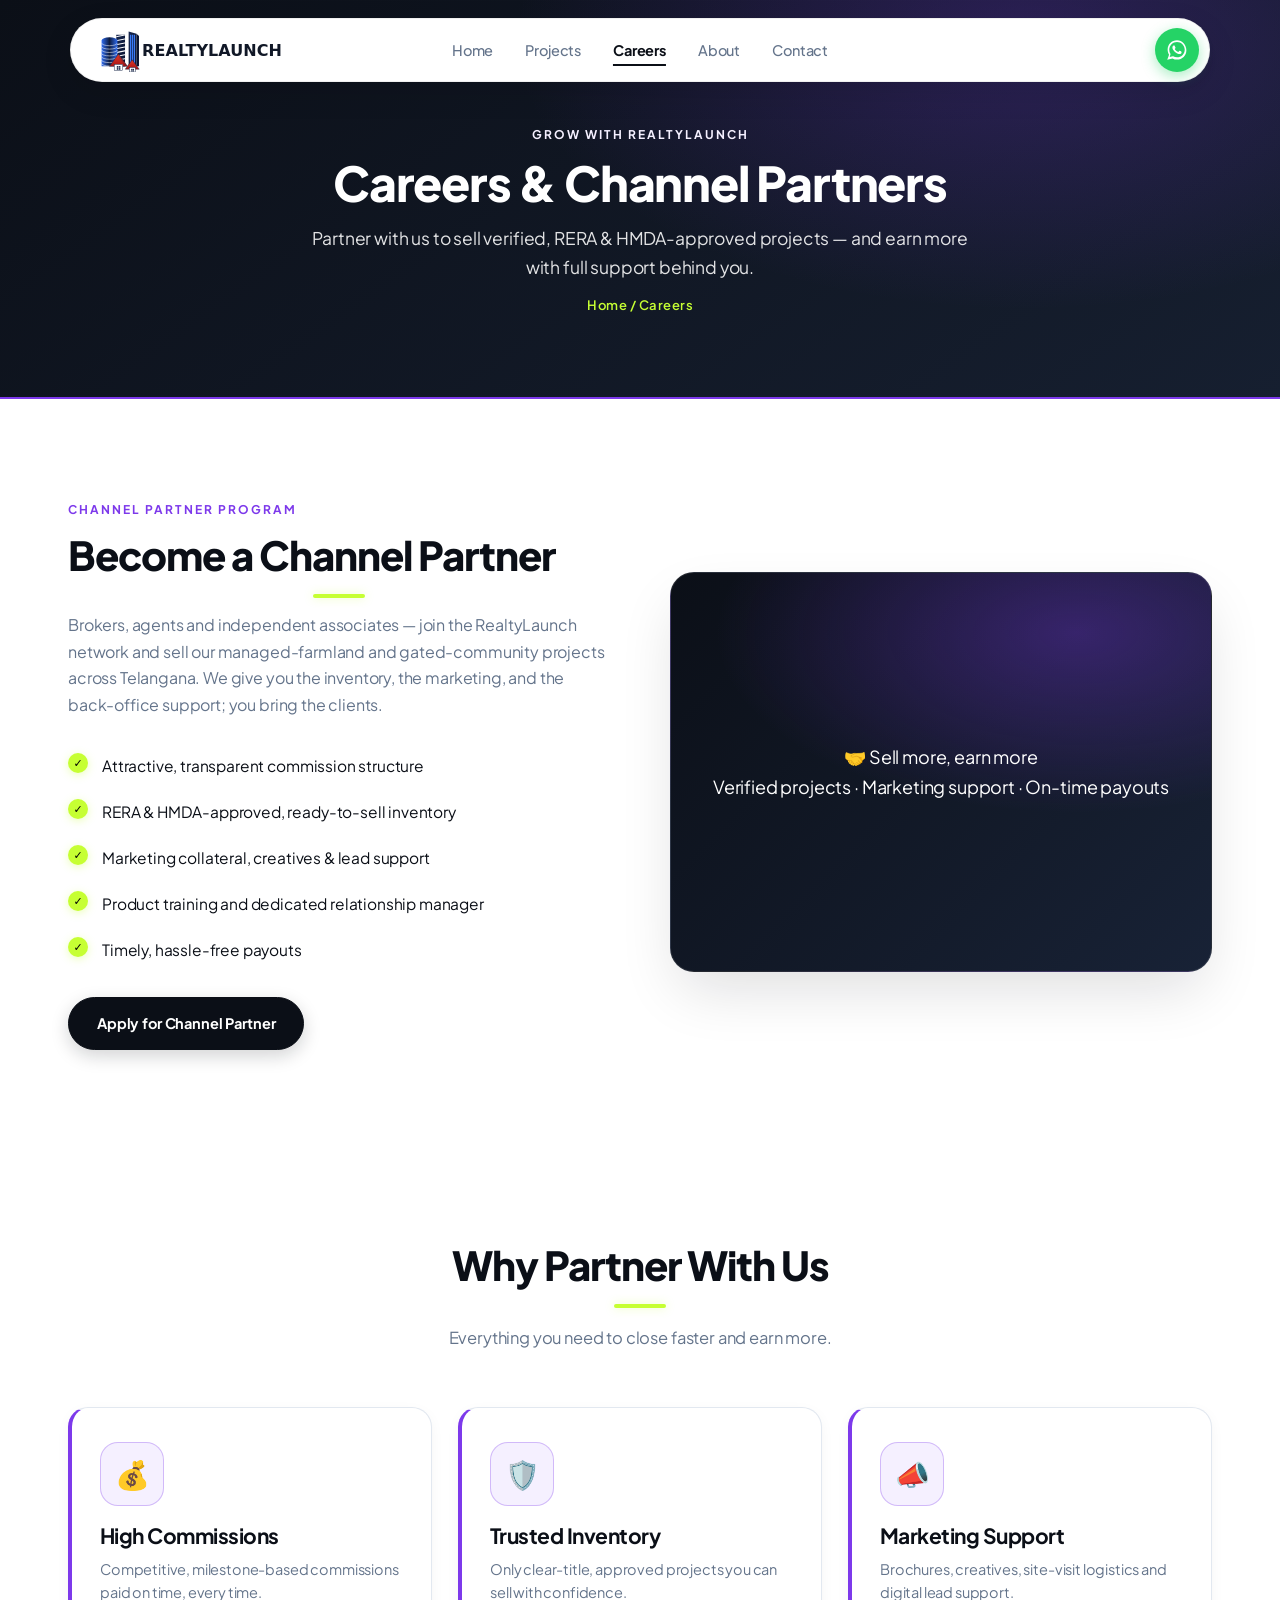
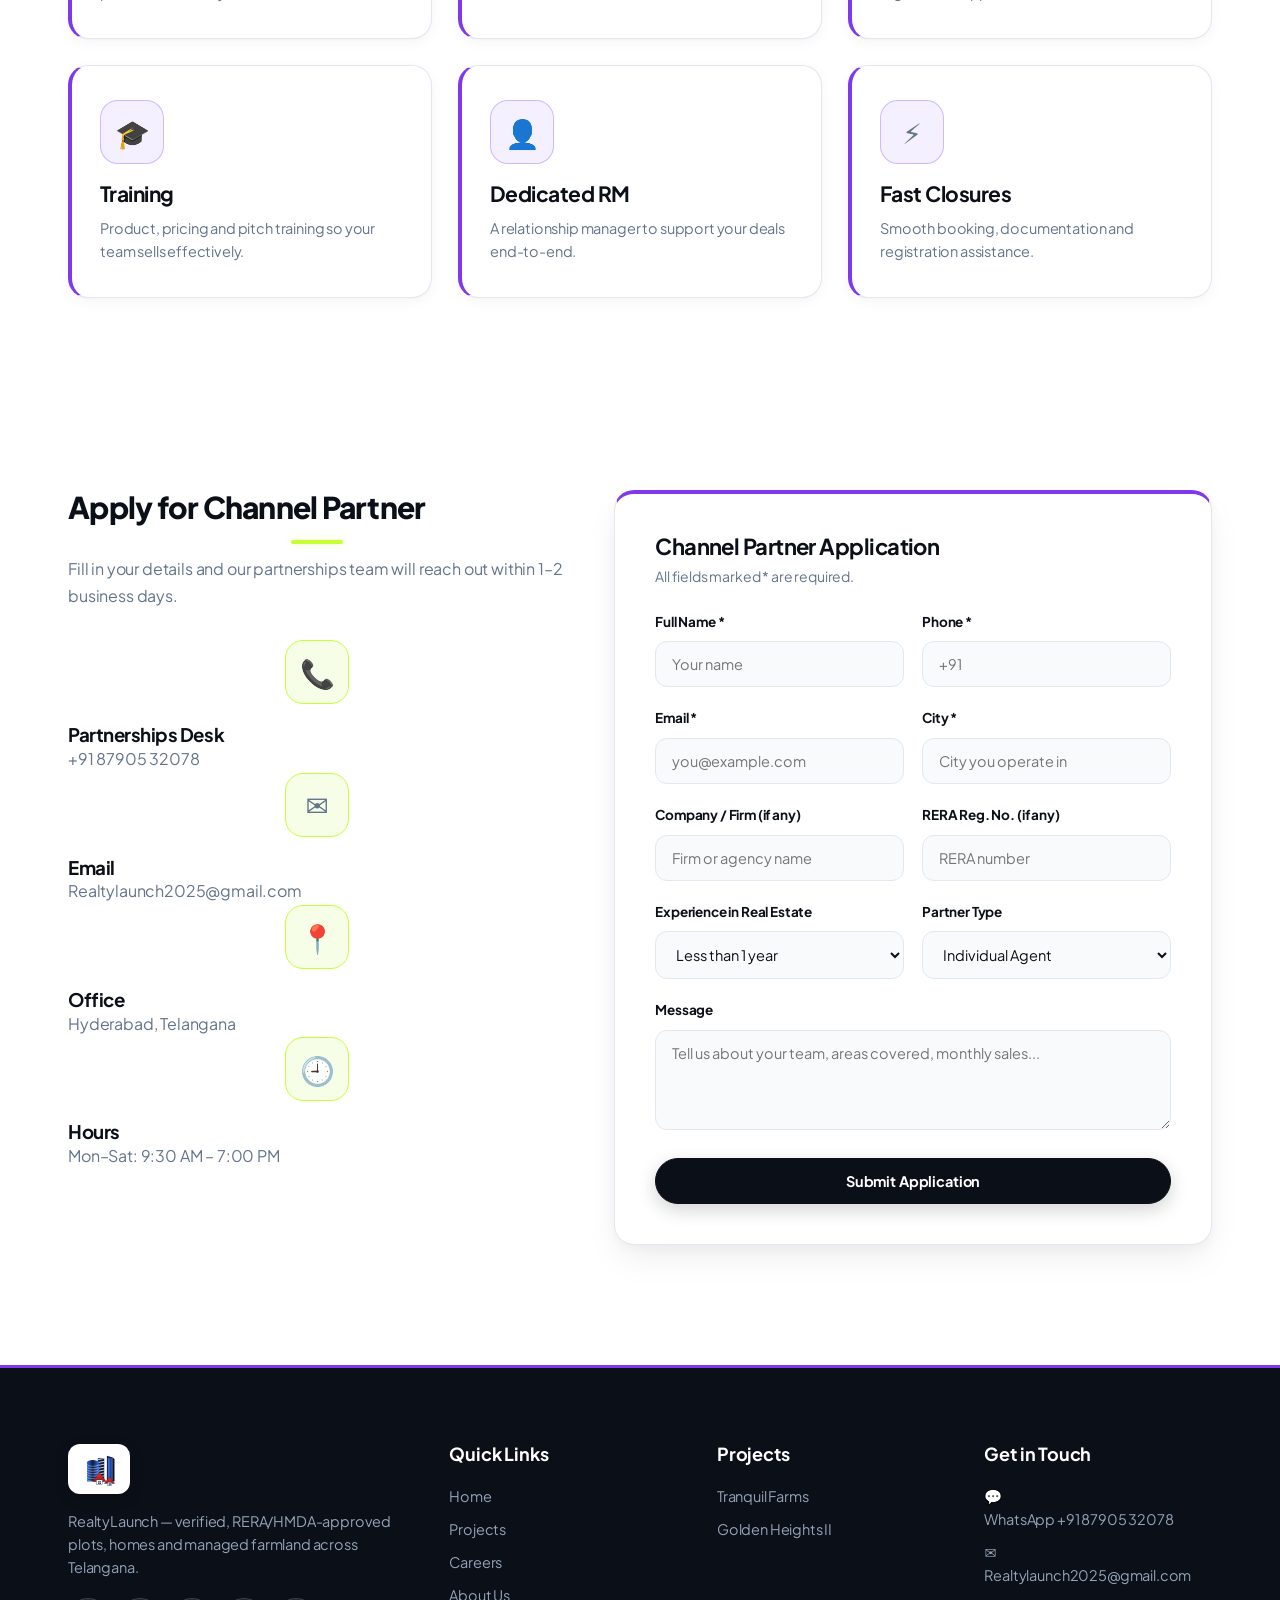
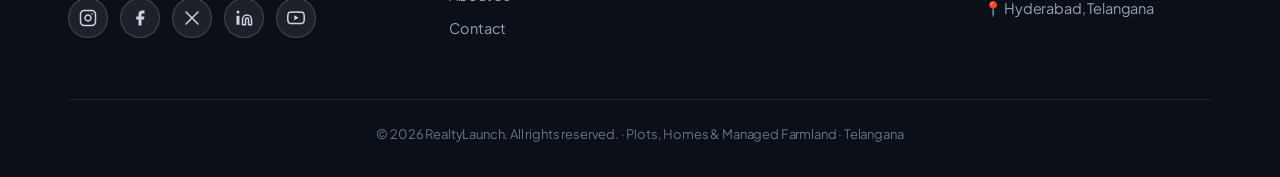
<file: gallery.html>
<!DOCTYPE html>
<html lang="en">
<head>
<meta charset="UTF-8">
<meta http-equiv="refresh" content="0; url=careers.html">
<link rel="canonical" href="careers.html">
<title>Redirecting…</title>
</head>
<body>
<p>This page has moved. <a href="careers.html">Go to Careers →</a></p>
<script>location.replace('careers.html');</script>
</body>
</html>
</file>
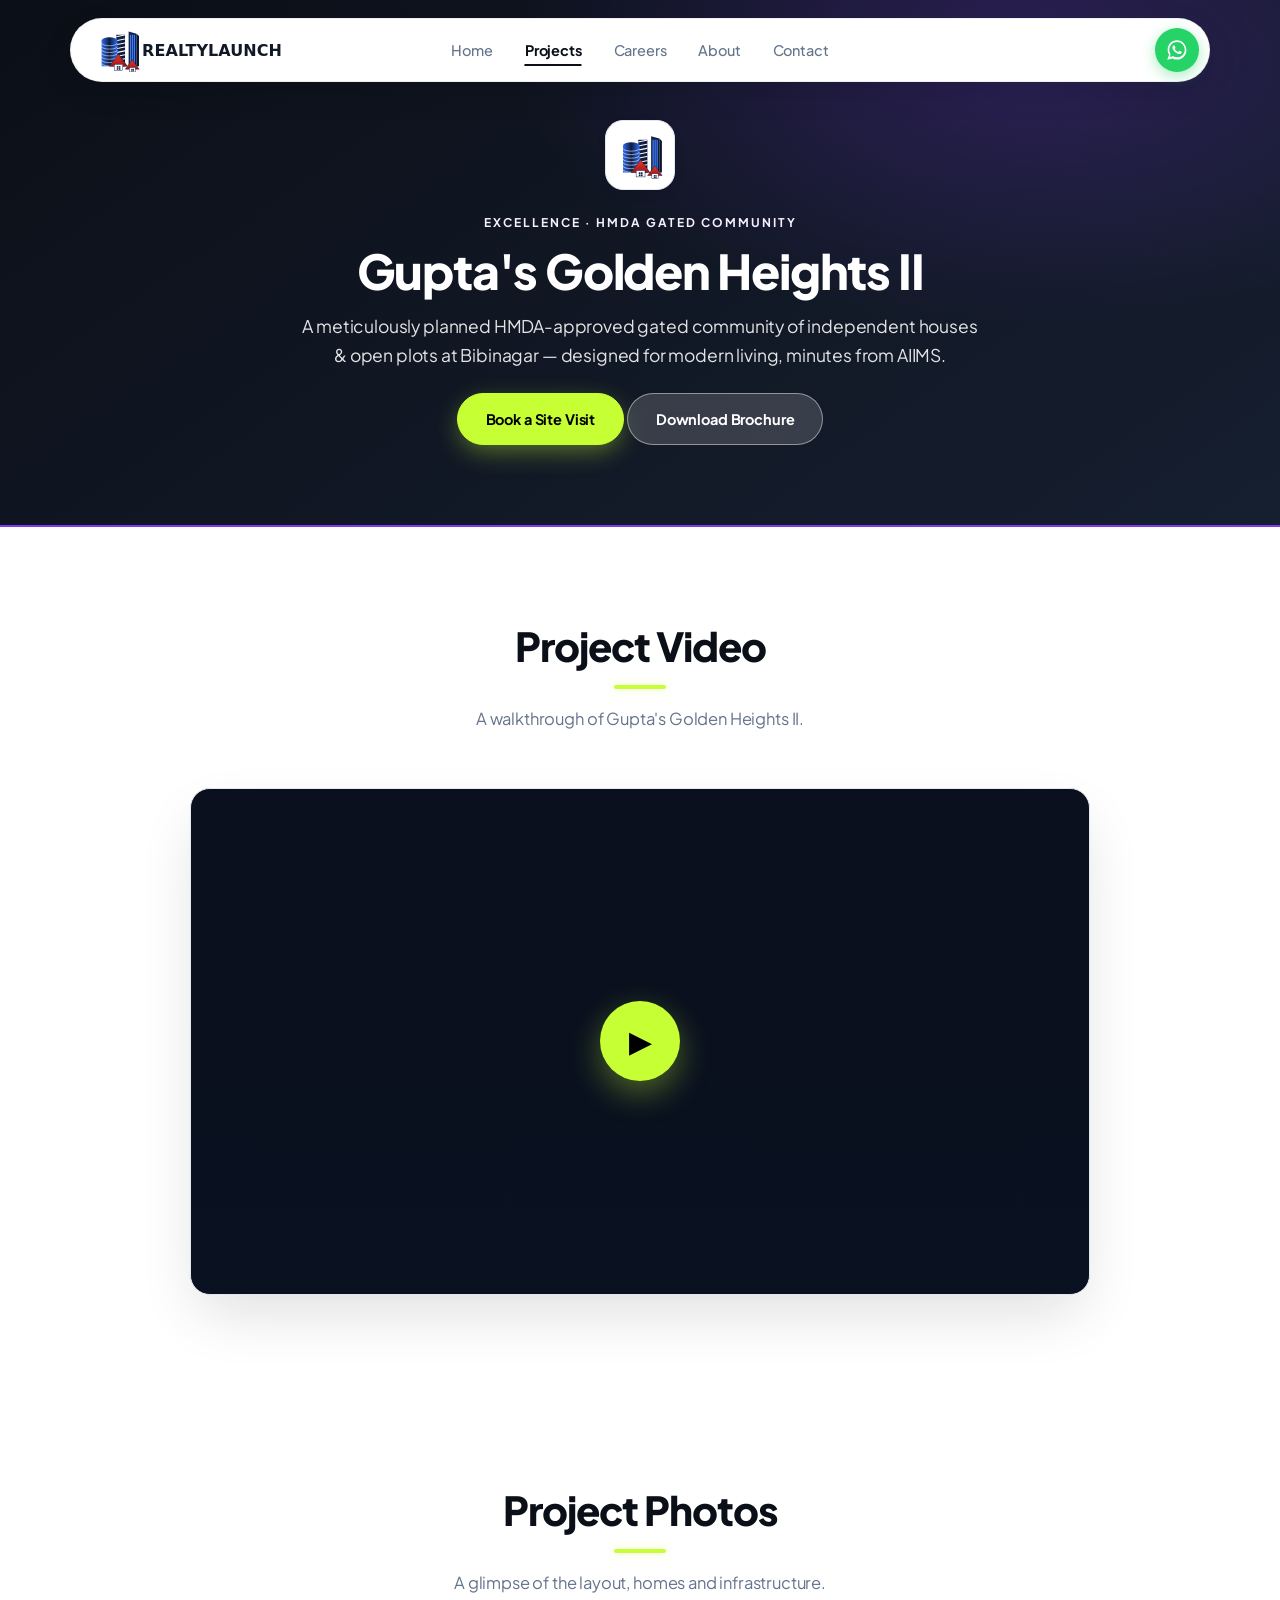
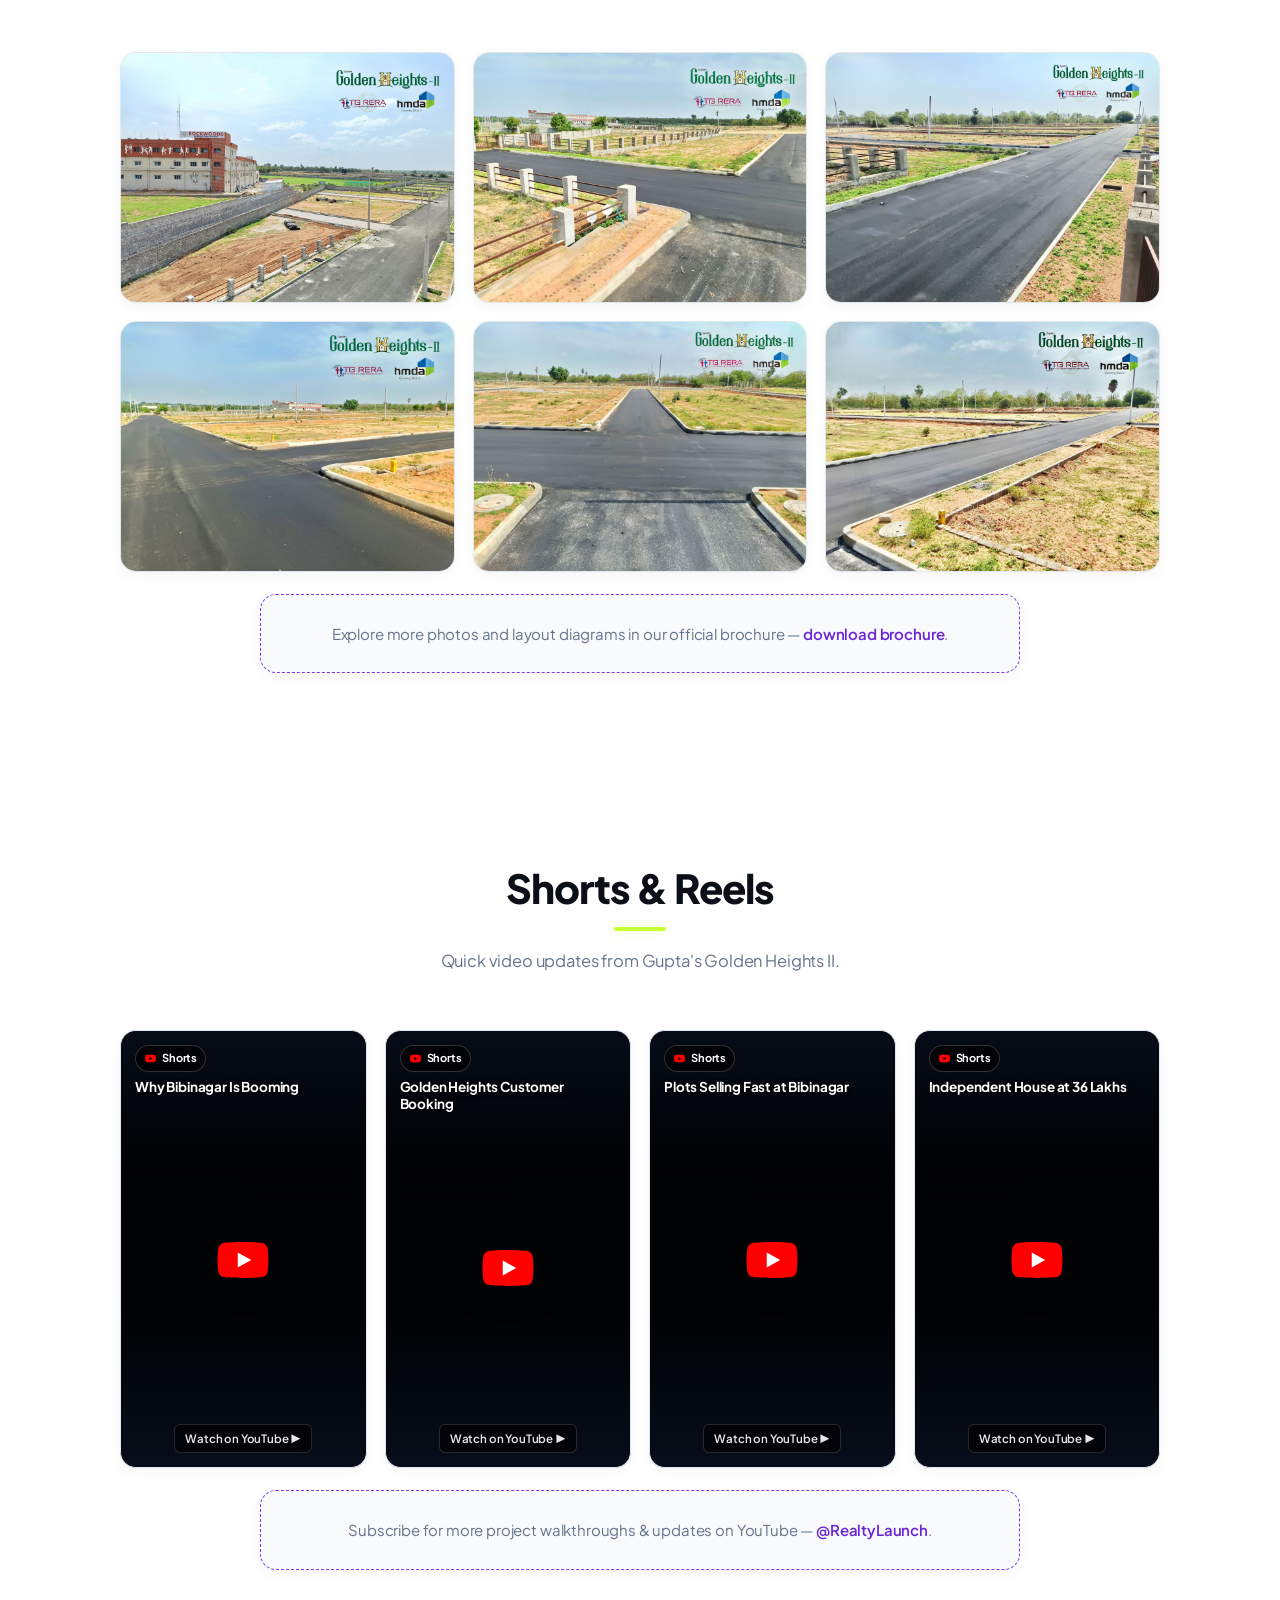
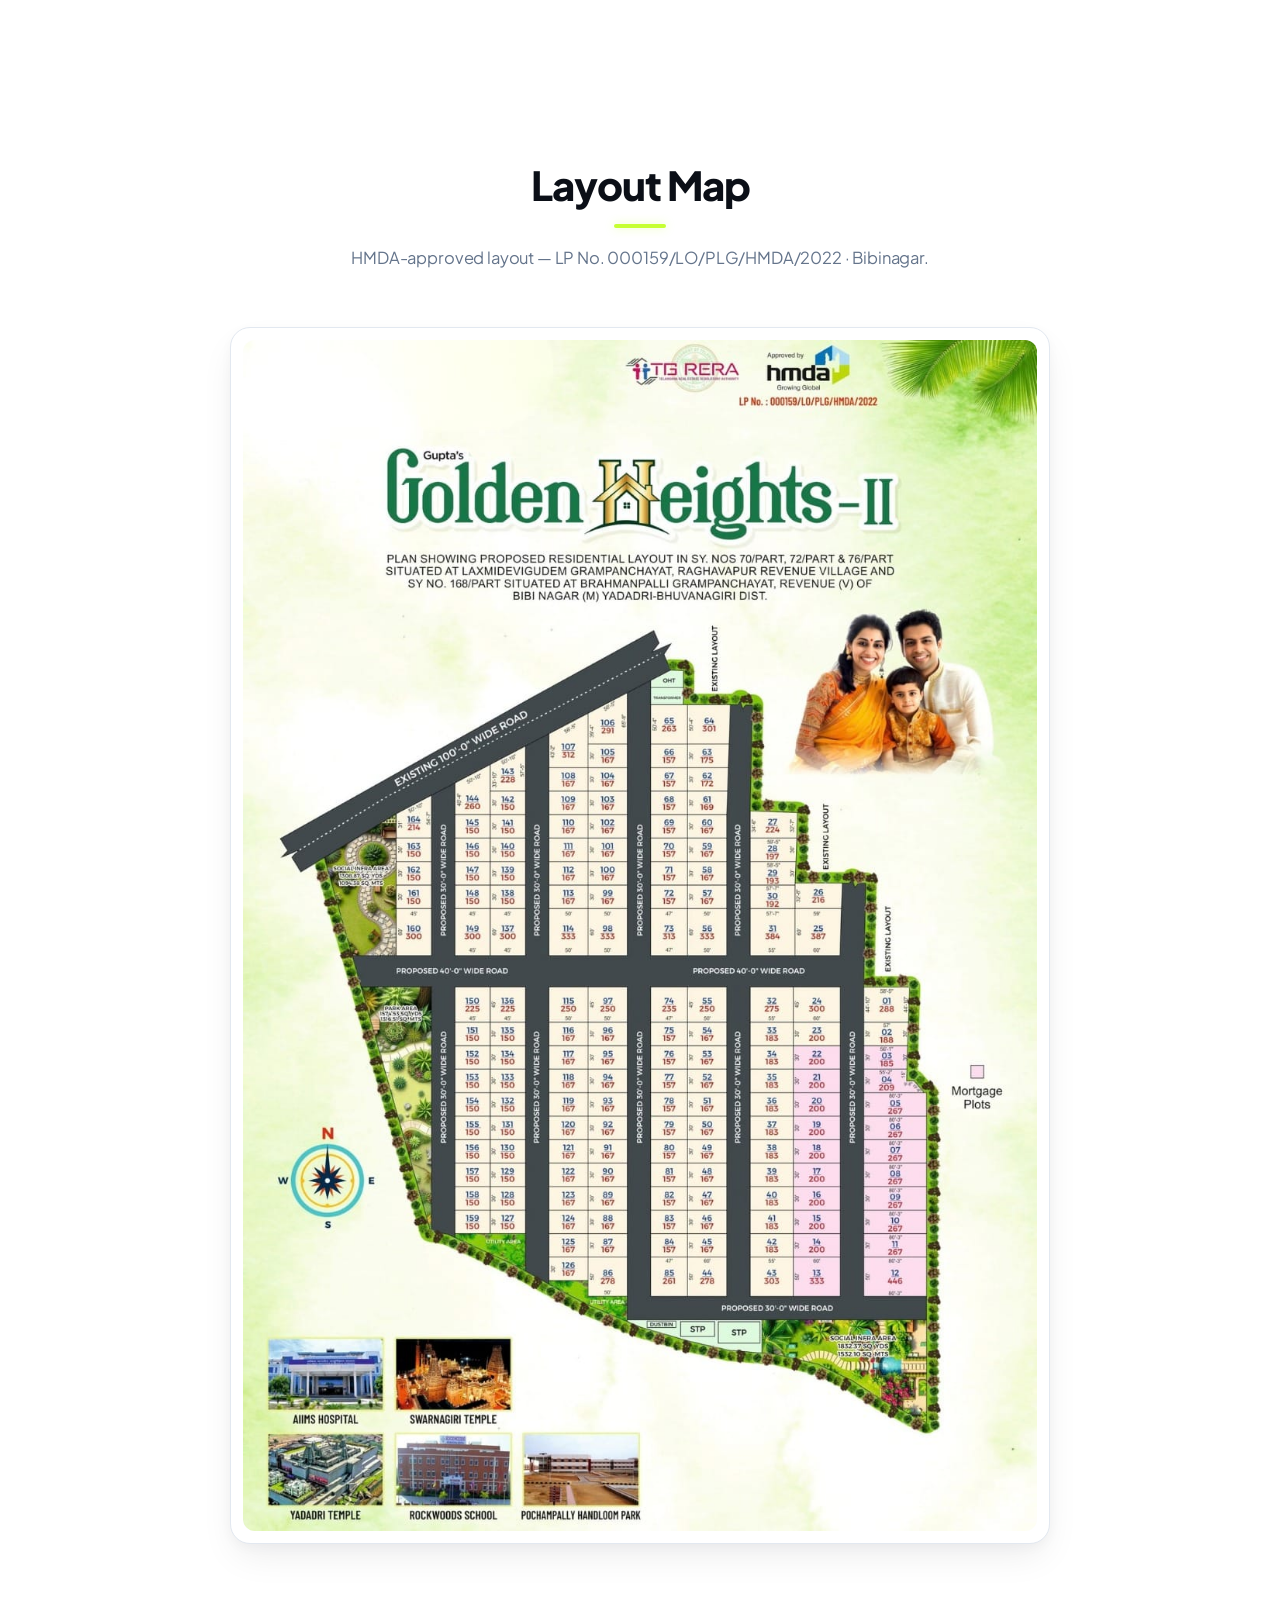
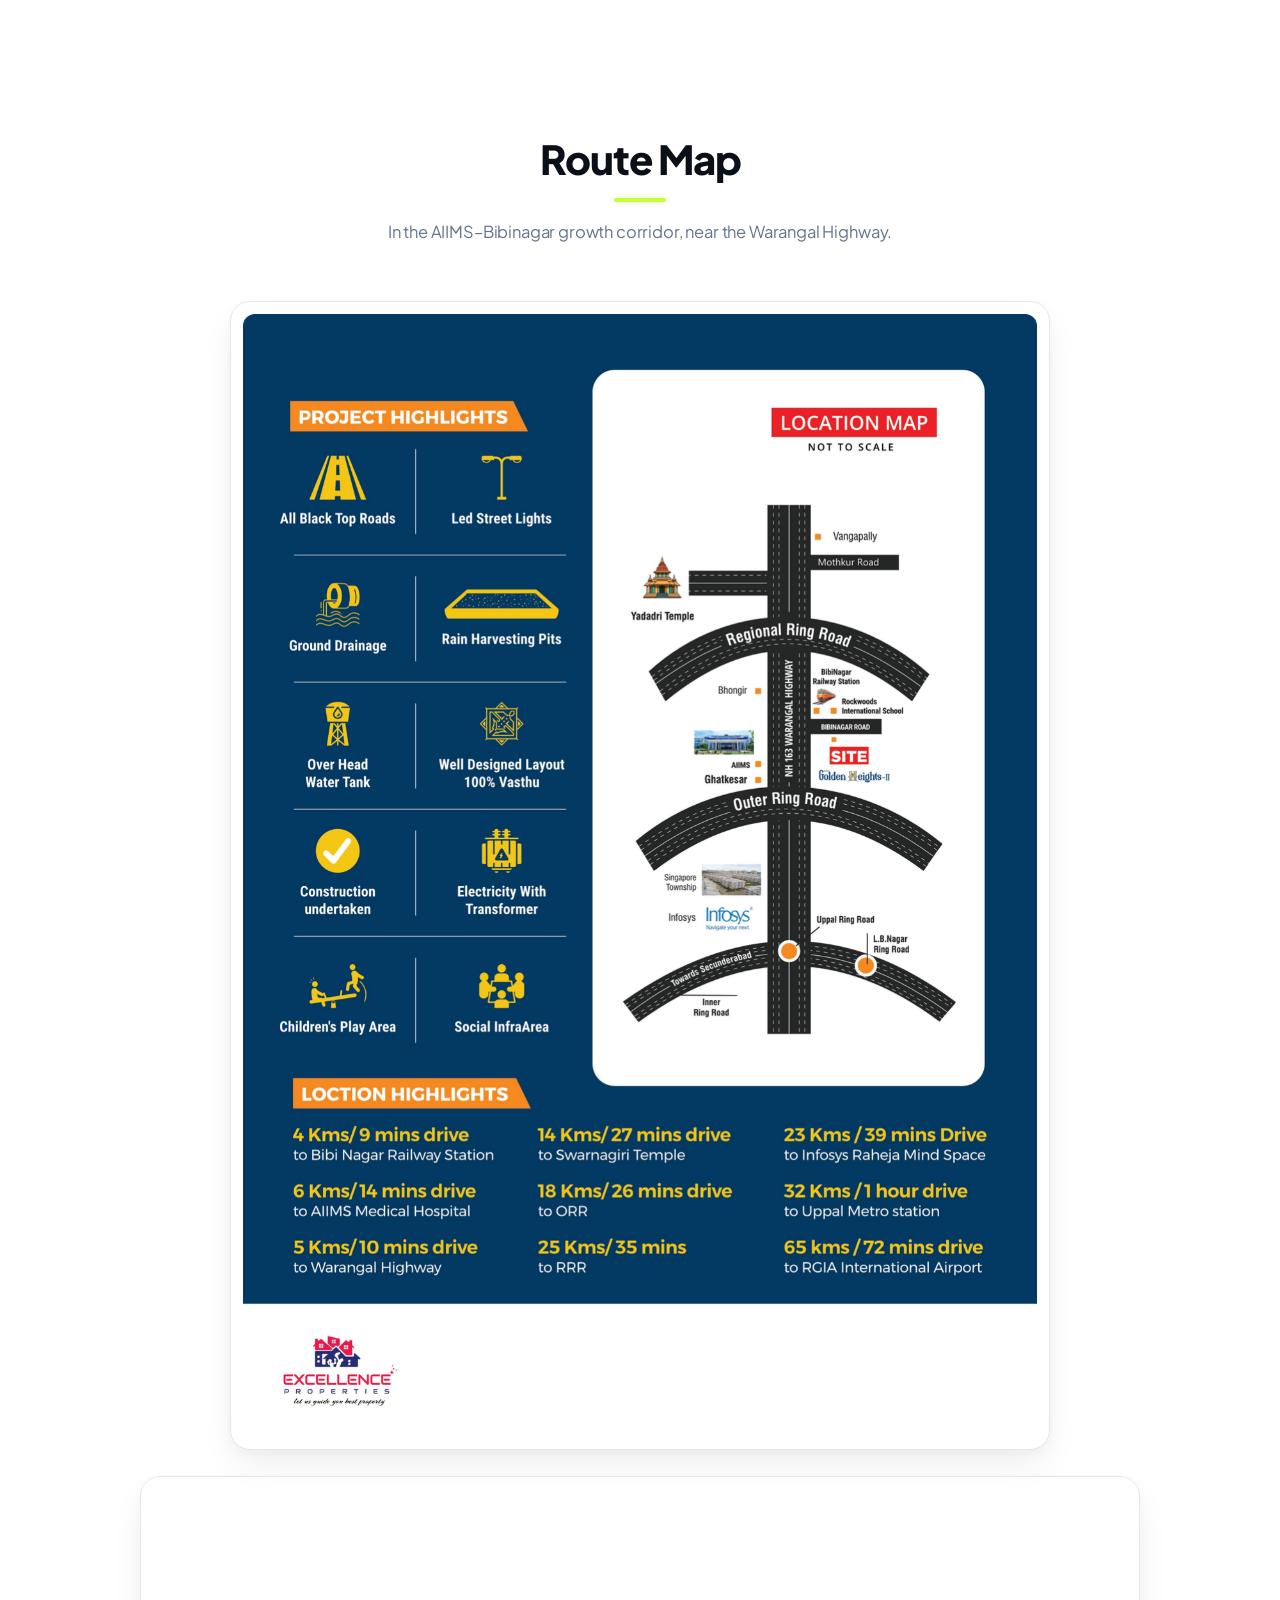
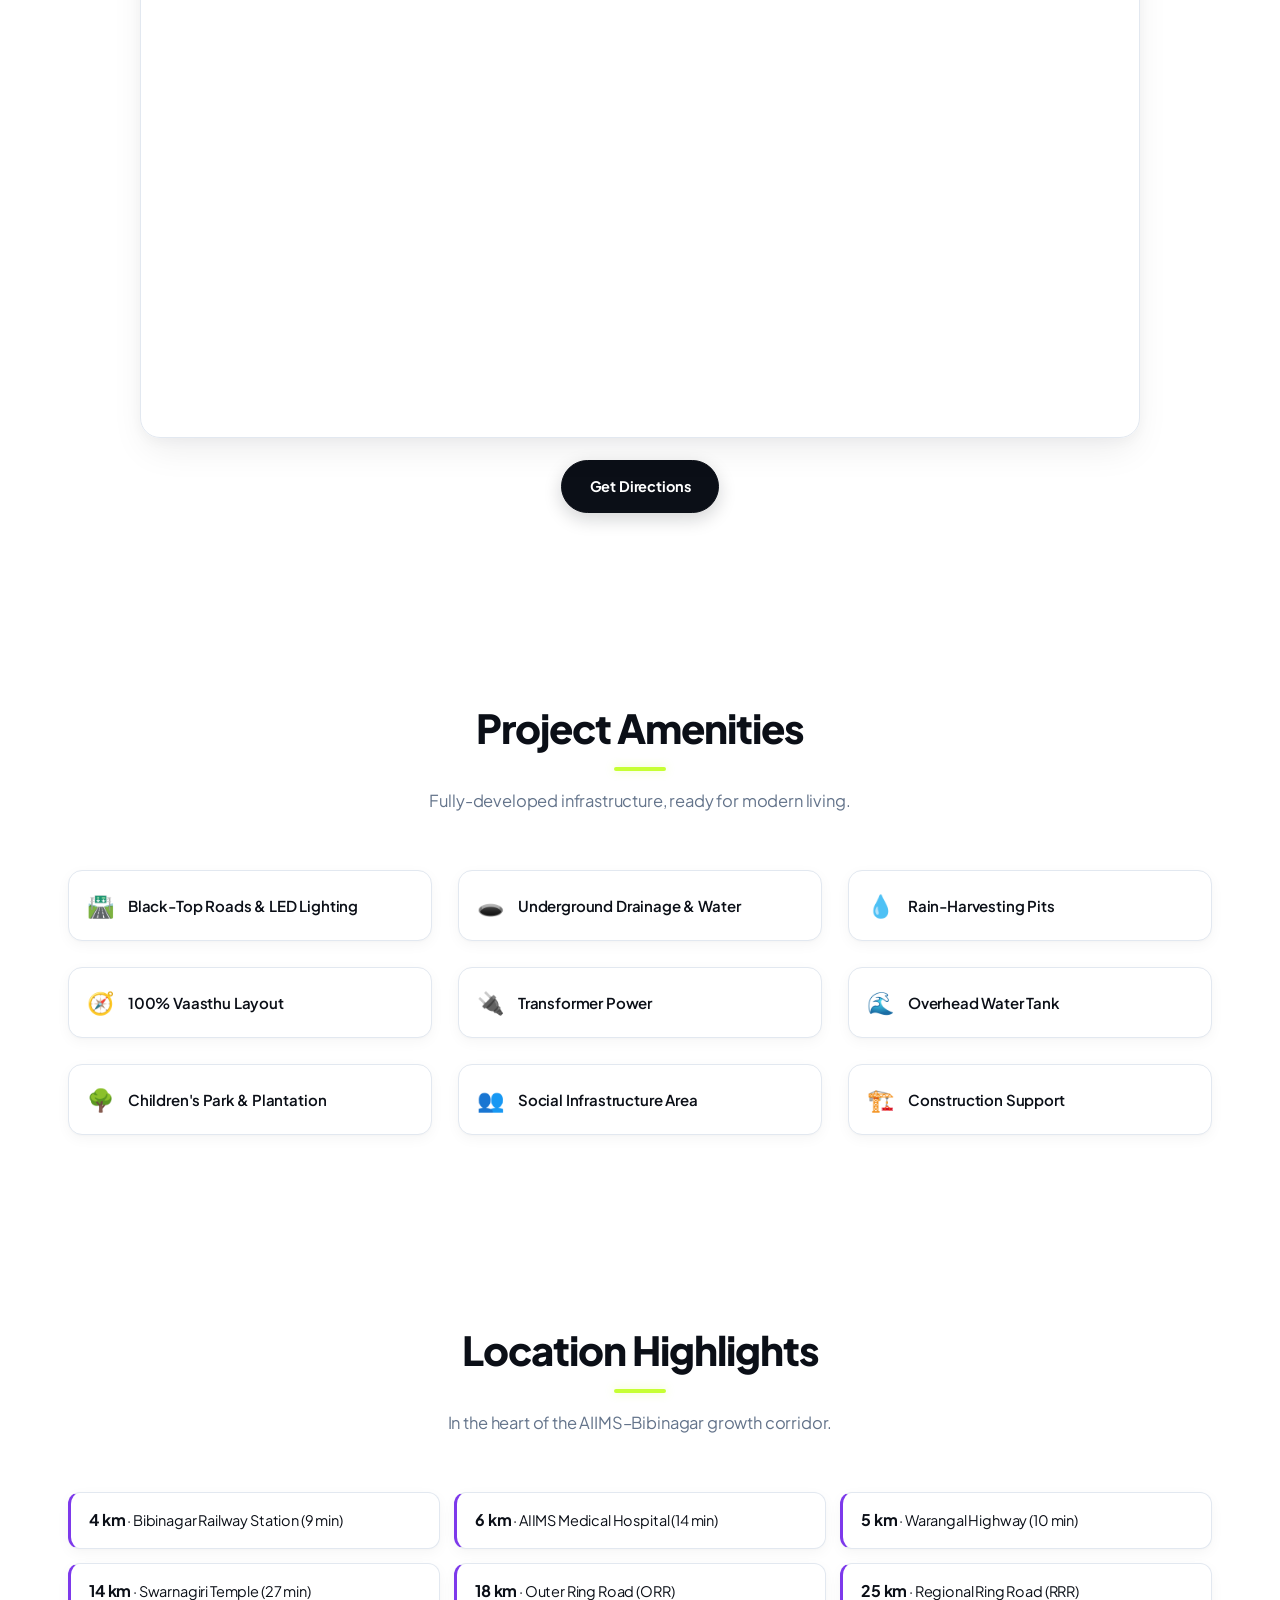
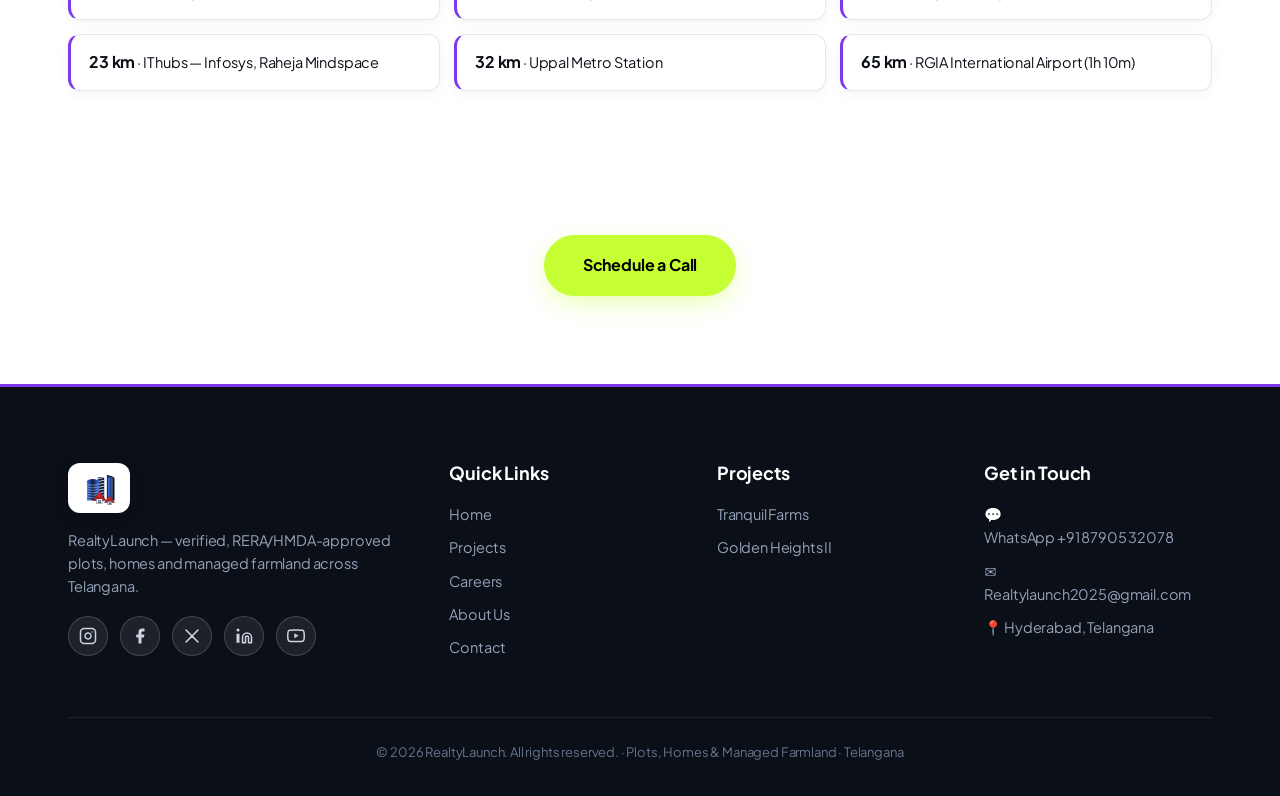
<file: golden-heights.html>
<!DOCTYPE html>
<html lang="en">

<head>
  <meta charset="UTF-8">
  <meta name="viewport" content="width=device-width, initial-scale=1.0">
  <title>Gupta's Golden Heights II — HMDA Plots & Homes at Bibinagar, AIIMS | RealtyLaunch</title>
  <meta name="description"
    content="Gupta's Golden Heights II — HMDA-approved gated community at Bibinagar near AIIMS. Video, layout, route map, amenities and location highlights for plots and 2 & 3 BHK homes.">
  <link rel="icon" href="logo-mark.svg" type="image/svg+xml">
  <link rel="preconnect" href="https://fonts.googleapis.com">
  <link rel="preconnect" href="https://fonts.gstatic.com" crossorigin>
  <link
    href="https://fonts.googleapis.com/css2?family=Cormorant+Garamond:ital,wght@0,500;0,600;0,700;1,600&family=Montserrat:wght@400;500;600;700&display=swap"
    rel="stylesheet">
  <link rel="stylesheet" href="styles.css">
</head>

<body>

  <header class="site">
    <div class="container nav">
      <a href="index.html"><img src="logo.svg" alt="RealtyLaunch" class="logo"></a>
      <nav class="nav-links">
        <a href="index.html">Home</a>
        <a href="projects.html" class="active">Projects</a>
        <a href="careers.html">Careers</a>
        <a href="about.html">About</a>
        <a href="contact.html">Contact</a>
      </nav>
      <div class="nav-cta">
        <a href="https://wa.me/918790532078" target="_blank" rel="noopener" class="nav-wa-btn"
          aria-label="Chat on WhatsApp">
          <svg viewBox="0 0 32 32" width="22" height="22" fill="#ffffff" aria-hidden="true">
            <path
              d="M16 3C9 3 3.5 8.5 3.5 15.5c0 2.4.7 4.7 1.9 6.7L3 29l7-1.8c1.9 1 4 1.6 6 1.6 7 0 12.5-5.5 12.5-12.5S23 3 16 3zm0 22.8c-1.8 0-3.6-.5-5.1-1.4l-.4-.2-4.2 1.1 1.1-4-.2-.4c-1-1.6-1.5-3.4-1.5-5.4 0-5.7 4.6-10.3 10.3-10.3S26.3 9.8 26.3 15.5 21.7 25.8 16 25.8zm5.7-7.7c-.3-.2-1.8-.9-2.1-1-.3-.1-.5-.2-.7.2-.2.3-.8 1-.9 1.1-.2.2-.3.2-.6.1-.3-.2-1.3-.5-2.5-1.5-.9-.8-1.5-1.8-1.7-2.1-.2-.3 0-.5.1-.6.1-.1.3-.3.4-.5.2-.2.2-.3.3-.5.1-.2 0-.4 0-.5 0-.1-.7-1.7-1-2.3-.2-.6-.5-.5-.7-.5h-.6c-.2 0-.5.1-.8.4-.3.3-1 1-1 2.5s1.1 2.9 1.2 3.1c.2.2 2.1 3.3 5.2 4.6.7.3 1.3.5 1.7.6.7.2 1.4.2 1.9.1.6-.1 1.8-.7 2-1.4.3-.7.3-1.3.2-1.4-.1-.1-.3-.2-.6-.3z" />
          </svg>
        </a>
      </div>
      <button class="menu-toggle" aria-label="Menu">&#9776;</button>
    </div>
  </header>

  <!-- 1. LOGO + NAME + TAGLINE -->
  <section class="page-head">
    <div class="container">
      <img src="logo-mark.svg" alt="Project logo" class="proj-logo">
      <span class="kicker" style="color:var(--gold-soft)">Excellence · HMDA Gated Community</span>
      <h1>Gupta's Golden Heights II</h1>
      <p>A meticulously planned HMDA-approved gated community of independent houses &amp; open plots at Bibinagar —
        designed for modern living, minutes from AIIMS.</p>
      <div class="slide-cta" style="justify-content:center;margin-top:22px">
        <a href="https://wa.me/918790532078?text=Hi%2C%20I%27d%20like%20to%20book%20a%20site%20visit%20to%20Golden%20Heights"
          target="_blank" rel="noopener" class="btn btn-accent">Book a Site Visit</a>
        <a href="golden-heights-brochure.pdf" download class="btn btn-outline-light">Download Brochure</a>
      </div>
    </div>
  </section>

  <!-- 2. PROJECT VIDEO -->
  <section style="background:#fff">
    <div class="container">
      <h2 class="section-title">Project Video</h2>
      <p class="section-sub">A walkthrough of Gupta's Golden Heights II.</p>
      <div class="video-embed" id="ytEmbed" data-yt="0CdSLvLotVY">
        <div class="video-poster2" id="ytPoster"
          style="background-image:linear-gradient(rgba(8,18,40,.35),rgba(8,18,40,.5)),url('https://img.youtube.com/vi/0CdSLvLotVY/maxresdefault.jpg')">
          <button class="play-btn" aria-label="Play video">&#9654;</button>
        </div>
      </div>
    </div>
  </section>

  <!-- 3. PROJECT PHOTOS -->
  <section>
    <div class="container">
      <h2 class="section-title">Project Photos</h2>
      <p class="section-sub">A glimpse of the layout, homes and infrastructure.</p>
      <div class="photos-grid">
        <div class="ph"><img src="images/guptas-golder-heights/gallery%20image-1%20(1).png" alt="Gupta's Golden Heights II - Site Photo 1" loading="lazy"></div>
        <div class="ph"><img src="images/guptas-golder-heights/gallery%20image-1%20(2).png" alt="Gupta's Golden Heights II - Site Photo 2" loading="lazy"></div>
        <div class="ph"><img src="images/guptas-golder-heights/gallery%20image-1%20(3).png" alt="Gupta's Golden Heights II - Site Photo 3" loading="lazy"></div>
        <div class="ph"><img src="images/guptas-golder-heights/gallery%20image-1%20(4).png" alt="Gupta's Golden Heights II - Site Photo 4" loading="lazy"></div>
        <div class="ph"><img src="images/guptas-golder-heights/gallery%20image-1%20(5).png" alt="Gupta's Golden Heights II - Site Photo 5" loading="lazy"></div>
        <div class="ph"><img src="images/guptas-golder-heights/gallery%20image-1%20(6).png" alt="Gupta's Golden Heights II - Site Photo 6" loading="lazy"></div>
      </div>
      <p class="coming">Explore more photos and layout diagrams in our official brochure — <a
          href="golden-heights-brochure.pdf" download style="color:var(--gold-2);font-weight:600">download brochure</a>.
      </p>
    </div>
  </section>

  <!-- 4. SHORTS / REELS -->
  <section style="background:#fff">
    <div class="container">
      <h2 class="section-title">Shorts &amp; Reels</h2>
      <p class="section-sub">Quick video updates from Gupta's Golden Heights II.</p>
      <div class="reels-grid">
        <!-- Reel 1 -->
        <a href="https://www.youtube.com/shorts/DT1AgiyqPNw" target="_blank" rel="noopener" class="reel" aria-label="Watch Why Bibinagar Is Booming on YouTube Shorts">
          <div class="reel-thumb" style="background-image:url('https://img.youtube.com/vi/DT1AgiyqPNw/maxresdefault.jpg')"></div>
          <div class="reel-shade"></div>
          <div class="reel-top">
            <span class="reel-badge">
              <svg viewBox="0 0 24 24" width="13" height="13" fill="#ff0000"><path d="M10 15l5.19-3L10 9v6m11.56-7.83c.13.47.22 1.1.28 1.9.07.8.1 1.49.1 2.09L22 12c0 2.19-.16 3.8-.44 4.83-.25.9-.83 1.48-1.73 1.73-.47.13-1.33.22-2.65.28-1.3.07-2.49.1-3.59.1L12 19c-4.19 0-6.8-.16-7.83-.44-.9-.25-1.48-.83-1.73-1.73-.13-.47-.22-1.1-.28-1.9-.07-.8-.1-1.49-.1-2.09L2 12c0-2.19.16-3.8.44-4.83.25-.9.83-1.48 1.73-1.73.47-.13 1.33-.22 2.65-.28 1.3-.07 2.49-.1 3.59-.1L12 5c4.19 0 6.8.16 7.83.44.9.25 1.48.83 1.73 1.73z"/></svg>
              Shorts
            </span>
            <div class="reel-title">Why Bibinagar Is Booming</div>
          </div>
          <div class="reel-play">
            <svg viewBox="0 0 68 48" width="52" height="36">
              <path d="M66.52,7.74c-0.78-2.93-2.49-5.41-5.42-6.19C55.79,.13,34,0,34,0S12.21,.13,6.9,1.55 C3.97,2.33,2.27,4.81,1.48,7.74C0.06,13.05,0,24,0,24s0.06,10.95,1.48,16.26c0.78,2.93,2.49,5.41,5.42,6.19 C12.21,47.87,34,48,34,48s21.79-0.13,27.1-1.55c2.93-0.78,4.64-3.26,5.42-6.19C67.94,34.95,68,24,68,24S67.94,13.05,66.52,7.74z" fill="#ff0000"></path>
              <path d="M 45,24 27,14 27,34" fill="#fff"></path>
            </svg>
          </div>
          <div class="reel-bot">
            <span>Watch on YouTube ▶</span>
          </div>
        </a>

        <!-- Reel 2 -->
        <a href="https://youtube.com/shorts/l9KWUgZQk4U?si=TVfCKLEXWP_-e0sX" target="_blank" rel="noopener" class="reel" aria-label="Watch Customer Booking at Golden Heights on YouTube Shorts">
          <div class="reel-thumb" style="background-image:url('https://img.youtube.com/vi/l9KWUgZQk4U/maxresdefault.jpg')"></div>
          <div class="reel-shade"></div>
          <div class="reel-top">
            <span class="reel-badge">
              <svg viewBox="0 0 24 24" width="13" height="13" fill="#ff0000"><path d="M10 15l5.19-3L10 9v6m11.56-7.83c.13.47.22 1.1.28 1.9.07.8.1 1.49.1 2.09L22 12c0 2.19-.16 3.8-.44 4.83-.25.9-.83 1.48-1.73 1.73-.47.13-1.33.22-2.65.28-1.3.07-2.49.1-3.59.1L12 19c-4.19 0-6.8-.16-7.83-.44-.9-.25-1.48-.83-1.73-1.73-.13-.47-.22-1.1-.28-1.9-.07-.8-.1-1.49-.1-2.09L2 12c0-2.19.16-3.8.44-4.83.25-.9.83-1.48 1.73-1.73.47-.13 1.33-.22 2.65-.28 1.3-.07 2.49-.1 3.59-.1L12 5c4.19 0 6.8.16 7.83.44.9.25 1.48.83 1.73 1.73z"/></svg>
              Shorts
            </span>
            <div class="reel-title">Golden Heights Customer Booking</div>
          </div>
          <div class="reel-play">
            <svg viewBox="0 0 68 48" width="52" height="36">
              <path d="M66.52,7.74c-0.78-2.93-2.49-5.41-5.42-6.19C55.79,.13,34,0,34,0S12.21,.13,6.9,1.55 C3.97,2.33,2.27,4.81,1.48,7.74C0.06,13.05,0,24,0,24s0.06,10.95,1.48,16.26c0.78,2.93,2.49,5.41,5.42,6.19 C12.21,47.87,34,48,34,48s21.79-0.13,27.1-1.55c2.93-0.78,4.64-3.26,5.42-6.19C67.94,34.95,68,24,68,24S67.94,13.05,66.52,7.74z" fill="#ff0000"></path>
              <path d="M 45,24 27,14 27,34" fill="#fff"></path>
            </svg>
          </div>
          <div class="reel-bot">
            <span>Watch on YouTube ▶</span>
          </div>
        </a>

        <!-- Reel 3 -->
        <a href="https://youtube.com/shorts/YOeOJEkU2fY?si=NCwkk9NvS04i6tap" target="_blank" rel="noopener" class="reel" aria-label="Watch Plots Fast Selling at Bibinagar on YouTube Shorts">
          <div class="reel-thumb" style="background-image:url('https://img.youtube.com/vi/YOeOJEkU2fY/maxresdefault.jpg')"></div>
          <div class="reel-shade"></div>
          <div class="reel-top">
            <span class="reel-badge">
              <svg viewBox="0 0 24 24" width="13" height="13" fill="#ff0000"><path d="M10 15l5.19-3L10 9v6m11.56-7.83c.13.47.22 1.1.28 1.9.07.8.1 1.49.1 2.09L22 12c0 2.19-.16 3.8-.44 4.83-.25.9-.83 1.48-1.73 1.73-.47.13-1.33.22-2.65.28-1.3.07-2.49.1-3.59.1L12 19c-4.19 0-6.8-.16-7.83-.44-.9-.25-1.48-.83-1.73-1.73-.13-.47-.22-1.1-.28-1.9-.07-.8-.1-1.49-.1-2.09L2 12c0-2.19.16-3.8.44-4.83.25-.9.83-1.48 1.73-1.73.47-.13 1.33-.22 2.65-.28 1.3-.07 2.49-.1 3.59-.1L12 5c4.19 0 6.8.16 7.83.44.9.25 1.48.83 1.73 1.73z"/></svg>
              Shorts
            </span>
            <div class="reel-title">Plots Selling Fast at Bibinagar</div>
          </div>
          <div class="reel-play">
            <svg viewBox="0 0 68 48" width="52" height="36">
              <path d="M66.52,7.74c-0.78-2.93-2.49-5.41-5.42-6.19C55.79,.13,34,0,34,0S12.21,.13,6.9,1.55 C3.97,2.33,2.27,4.81,1.48,7.74C0.06,13.05,0,24,0,24s0.06,10.95,1.48,16.26c0.78,2.93,2.49,5.41,5.42,6.19 C12.21,47.87,34,48,34,48s21.79-0.13,27.1-1.55c2.93-0.78,4.64-3.26,5.42-6.19C67.94,34.95,68,24,68,24S67.94,13.05,66.52,7.74z" fill="#ff0000"></path>
              <path d="M 45,24 27,14 27,34" fill="#fff"></path>
            </svg>
          </div>
          <div class="reel-bot">
            <span>Watch on YouTube ▶</span>
          </div>
        </a>

        <!-- Reel 4 -->
        <a href="https://youtube.com/shorts/TNL9f8X0K_s?si=3moU4CE-fw9cTpZH" target="_blank" rel="noopener" class="reel" aria-label="Watch Independent House at 36 Lakhs on YouTube Shorts">
          <div class="reel-thumb" style="background-image:url('https://img.youtube.com/vi/TNL9f8X0K_s/maxresdefault.jpg')"></div>
          <div class="reel-shade"></div>
          <div class="reel-top">
            <span class="reel-badge">
              <svg viewBox="0 0 24 24" width="13" height="13" fill="#ff0000"><path d="M10 15l5.19-3L10 9v6m11.56-7.83c.13.47.22 1.1.28 1.9.07.8.1 1.49.1 2.09L22 12c0 2.19-.16 3.8-.44 4.83-.25.9-.83 1.48-1.73 1.73-.47.13-1.33.22-2.65.28-1.3.07-2.49.1-3.59.1L12 19c-4.19 0-6.8-.16-7.83-.44-.9-.25-1.48-.83-1.73-1.73-.13-.47-.22-1.1-.28-1.9-.07-.8-.1-1.49-.1-2.09L2 12c0-2.19.16-3.8.44-4.83.25-.9.83-1.48 1.73-1.73.47-.13 1.33-.22 2.65-.28 1.3-.07 2.49-.1 3.59-.1L12 5c4.19 0 6.8.16 7.83.44.9.25 1.48.83 1.73 1.73z"/></svg>
              Shorts
            </span>
            <div class="reel-title">Independent House at 36 Lakhs</div>
          </div>
          <div class="reel-play">
            <svg viewBox="0 0 68 48" width="52" height="36">
              <path d="M66.52,7.74c-0.78-2.93-2.49-5.41-5.42-6.19C55.79,.13,34,0,34,0S12.21,.13,6.9,1.55 C3.97,2.33,2.27,4.81,1.48,7.74C0.06,13.05,0,24,0,24s0.06,10.95,1.48,16.26c0.78,2.93,2.49,5.41,5.42,6.19 C12.21,47.87,34,48,34,48s21.79-0.13,27.1-1.55c2.93-0.78,4.64-3.26,5.42-6.19C67.94,34.95,68,24,68,24S67.94,13.05,66.52,7.74z" fill="#ff0000"></path>
              <path d="M 45,24 27,14 27,34" fill="#fff"></path>
            </svg>
          </div>
          <div class="reel-bot">
            <span>Watch on YouTube ▶</span>
          </div>
        </a>
      </div>
      <p class="coming">Subscribe for more project walkthroughs &amp; updates on YouTube — <a href="https://www.youtube.com/@RealtyLaunch" target="_blank"
          rel="noopener" style="color:var(--gold-2);font-weight:600">@RealtyLaunch</a>.</p>
    </div>
  </section>

  <!-- 5. LAYOUT MAP -->
  <section>
    <div class="container">
      <h2 class="section-title">Layout Map</h2>
      <p class="section-sub">HMDA-approved layout — LP No. 000159/LO/PLG/HMDA/2022 · Bibinagar.</p>
      <div class="layout-frame" style="max-width:820px;margin:0 auto"><img src="images/guptas-golder-heights/Layout.jpg"
          alt="Golden Heights II layout / elevation"></div>
    </div>
  </section>

  <!-- 6. ROUTE MAP -->
  <section style="background:#fff">
    <div class="container">
      <h2 class="section-title">Route Map</h2>
      <p class="section-sub">In the AIIMS–Bibinagar growth corridor, near the Warangal Highway.</p>
      <div class="layout-frame" style="max-width:820px;margin:0 auto 26px"><img src="gh-2.png"
          alt="Golden Heights II location map"></div>
      <div class="map-embed"><iframe loading="lazy" src="https://www.google.com/maps?q=Bibinagar+Telangana&output=embed"
          title="Golden Heights route map"></iframe></div>
      <div style="text-align:center;margin-top:22px"><a href="https://www.google.com/maps/search/Bibinagar+Telangana"
          target="_blank" rel="noopener" class="btn btn-primary">Get Directions</a></div>
    </div>
  </section>

  <!-- 7. PROJECT AMENITIES -->
  <section>
    <div class="container">
      <h2 class="section-title">Project Amenities</h2>
      <p class="section-sub">Fully-developed infrastructure, ready for modern living.</p>
      <div class="grid grid-3">
        <div class="amenity"><span class="ic">🛣️</span> Black-Top Roads &amp; LED Lighting</div>
        <div class="amenity"><span class="ic">🕳️</span> Underground Drainage &amp; Water</div>
        <div class="amenity"><span class="ic">💧</span> Rain-Harvesting Pits</div>
        <div class="amenity"><span class="ic">🧭</span> 100% Vaasthu Layout</div>
        <div class="amenity"><span class="ic">🔌</span> Transformer Power</div>
        <div class="amenity"><span class="ic">🌊</span> Overhead Water Tank</div>
        <div class="amenity"><span class="ic">🌳</span> Children's Park &amp; Plantation</div>
        <div class="amenity"><span class="ic">👥</span> Social Infrastructure Area</div>
        <div class="amenity"><span class="ic">🏗️</span> Construction Support</div>
      </div>
    </div>
  </section>

  <!-- 8. LOCATION HIGHLIGHTS -->
  <section style="background:#fff">
    <div class="container">
      <h2 class="section-title">Location Highlights</h2>
      <p class="section-sub">In the heart of the AIIMS–Bibinagar growth corridor.</p>
      <div class="dist-grid">
        <div class="dist"><b>4 km</b> · Bibinagar Railway Station (9 min)</div>
        <div class="dist"><b>6 km</b> · AIIMS Medical Hospital (14 min)</div>
        <div class="dist"><b>5 km</b> · Warangal Highway (10 min)</div>
        <div class="dist"><b>14 km</b> · Swarnagiri Temple (27 min)</div>
        <div class="dist"><b>18 km</b> · Outer Ring Road (ORR)</div>
        <div class="dist"><b>25 km</b> · Regional Ring Road (RRR)</div>
        <div class="dist"><b>23 km</b> · IT hubs — Infosys, Raheja Mindspace</div>
        <div class="dist"><b>32 km</b> · Uppal Metro Station</div>
        <div class="dist"><b>65 km</b> · RGIA International Airport (1h 10m)</div>
      </div>
    </div>
  </section>

  <!-- Schedule a Call CTA -->
  <section style="padding:48px 0 64px;text-align:center">
    <div class="container">
      <a href="contact.html#contact-form" class="btn btn-accent" style="font-size:16px;padding:16px 38px">Schedule a
        Call</a>
    </div>
  </section>

  <footer class="site">
    <div class="container">
      <div class="foot-grid">
        <div class="foot-brand-col">
          <img src="logo-mark.svg" alt="RealtyLaunch" class="foot-logo">
          <p>RealtyLaunch — verified, RERA/HMDA-approved plots, homes and managed farmland across Telangana.</p>
          <div class="foot-socials">
            <a href="https://www.instagram.com/realtylaunchofficial/" target="_blank" rel="noopener"
              class="foot-social-btn" aria-label="Instagram">
              <svg viewBox="0 0 24 24">
                <rect x="2" y="2" width="20" height="20" rx="5" ry="5" />
                <path d="M16 11.37A4 4 0 1 1 12.63 8 4 4 0 0 1 16 11.37z" />
                <line x1="17.5" y1="6.5" x2="17.51" y2="6.5" />
              </svg>
            </a>
            <a href="https://www.facebook.com/profile.php?id=61577020085237" target="_blank" rel="noopener"
              class="foot-social-btn" aria-label="Facebook">
              <svg viewBox="0 0 24 24">
                <path d="M18 2h-3a5 5 0 0 0-5 5v3H7v4h3v8h4v-8h3l1-4h-4V7a1 1 0 0 1 1-1h3z" />
              </svg>
            </a>
            <a href="https://x.com" target="_blank" rel="noopener" class="foot-social-btn" aria-label="X Twitter">
              <svg viewBox="0 0 24 24">
                <path d="M4 4l16 16M4 20L20 4" />
              </svg>
            </a>
            <a href="https://linkedin.com" target="_blank" rel="noopener" class="foot-social-btn" aria-label="LinkedIn">
              <svg viewBox="0 0 24 24">
                <path d="M16 8a6 6 0 0 1 6 6v7h-4v-7a2 2 0 0 0-2-2 2 2 0 0 0-2 2v7h-4v-7a6 6 0 0 1 6-6z" />
                <rect x="2" y="9" width="4" height="12" />
                <circle cx="4" cy="4" r="2" />
              </svg>
            </a>
            <a href="https://www.youtube.com/@RealtyLaunch" target="_blank" rel="noopener" class="foot-social-btn"
              aria-label="YouTube">
              <svg viewBox="0 0 24 24">
                <path
                  d="M22.54 6.42a2.78 2.78 0 0 0-1.94-2C18.88 4 12 4 12 4s-6.88 0-8.6.46a2.78 2.78 0 0 0-1.94 2A29 29 0 0 0 1 11.75a29 29 0 0 0 .46 5.33A2.78 2.78 0 0 0 3.4 19c1.72.46 8.6.46 8.6.46s6.88 0 8.6-.46a2.78 2.78 0 0 0 1.94-2 29 29 0 0 0 .46-5.25 29 29 0 0 0-.46-5.33z" />
                <polygon points="9.75 15.02 15.5 11.75 9.75 8.48 9.75 15.02" />
              </svg>
            </a>
          </div>
        </div>
        <div class="foot-links-col">
          <h4>Quick Links</h4>
          <a href="index.html">Home</a>
          <a href="projects.html">Projects</a>
          <a href="careers.html">Careers</a>
          <a href="about.html">About Us</a>
          <a href="contact.html">Contact</a>
        </div>
        <div class="foot-links-col">
          <h4>Projects</h4>
          <a href="tranquil-farms.html">Tranquil Farms</a>
          <a href="golden-heights.html">Golden Heights II</a>
        </div>
        <div class="foot-contact-col">
          <h4>Get in Touch</h4>
          <p>💬 <a href="https://wa.me/918790532078" target="_blank" rel="noopener" style="color:inherit">WhatsApp +91
              87905 32078</a></p>
          <p>✉️ <a href="mailto:Realtylaunch2025@gmail.com" style="color:inherit">Realtylaunch2025@gmail.com</a></p>
          <p>📍 Hyderabad, Telangana</p>
        </div>
      </div>
      <div class="foot-bottom">© 2026 RealtyLaunch. All rights reserved. · Plots, Homes &amp; Managed Farmland ·
        Telangana</div>
    </div>
  </footer>

  <script>
    (function () {
      var e = document.getElementById('ytEmbed'), p = document.getElementById('ytPoster');
      if (!e || !p) return;
      p.addEventListener('click', function () {
        var id = e.getAttribute('data-yt');
        var f = document.createElement('iframe');
        f.src = 'https://www.youtube-nocookie.com/embed/' + id + '?autoplay=1&start=85&rel=0&playsinline=1&modestbranding=1';
        f.allow = 'accelerometer; autoplay; clipboard-write; encrypted-media; gyroscope; picture-in-picture; web-share';
        f.allowFullscreen = true;
        e.innerHTML = '';
        e.appendChild(f);
      });
    })();
    document.querySelector('.menu-toggle').addEventListener('click', function () {
      var n = document.querySelector('.nav-links');
      var isOpen = n.style.display === 'flex';
      n.style.display = isOpen ? 'none' : 'flex';
      n.style.flexDirection = 'column';
      n.style.position = 'absolute';
      n.style.top = '74px';
      n.style.right = '24px';
      n.style.background = '#fff';
      n.style.padding = '16px 24px';
      n.style.borderRadius = '12px';
      n.style.boxShadow = '0 10px 30px rgba(0,0,0,.12)';
      n.style.gap = '12px';
      if (!isOpen) {
        var existing = n.querySelector('.mob-cta-btn');
        if (!existing) {
          var btn = document.createElement('a');
          btn.href = "contact.html#contact-form";
          btn.className = 'btn btn-accent mob-cta-btn';
          btn.style.marginTop = '8px';
          btn.textContent = 'Schedule a Call';
          n.appendChild(btn);
        }
      }
    });
  </script>
</body>

</html>
</file>
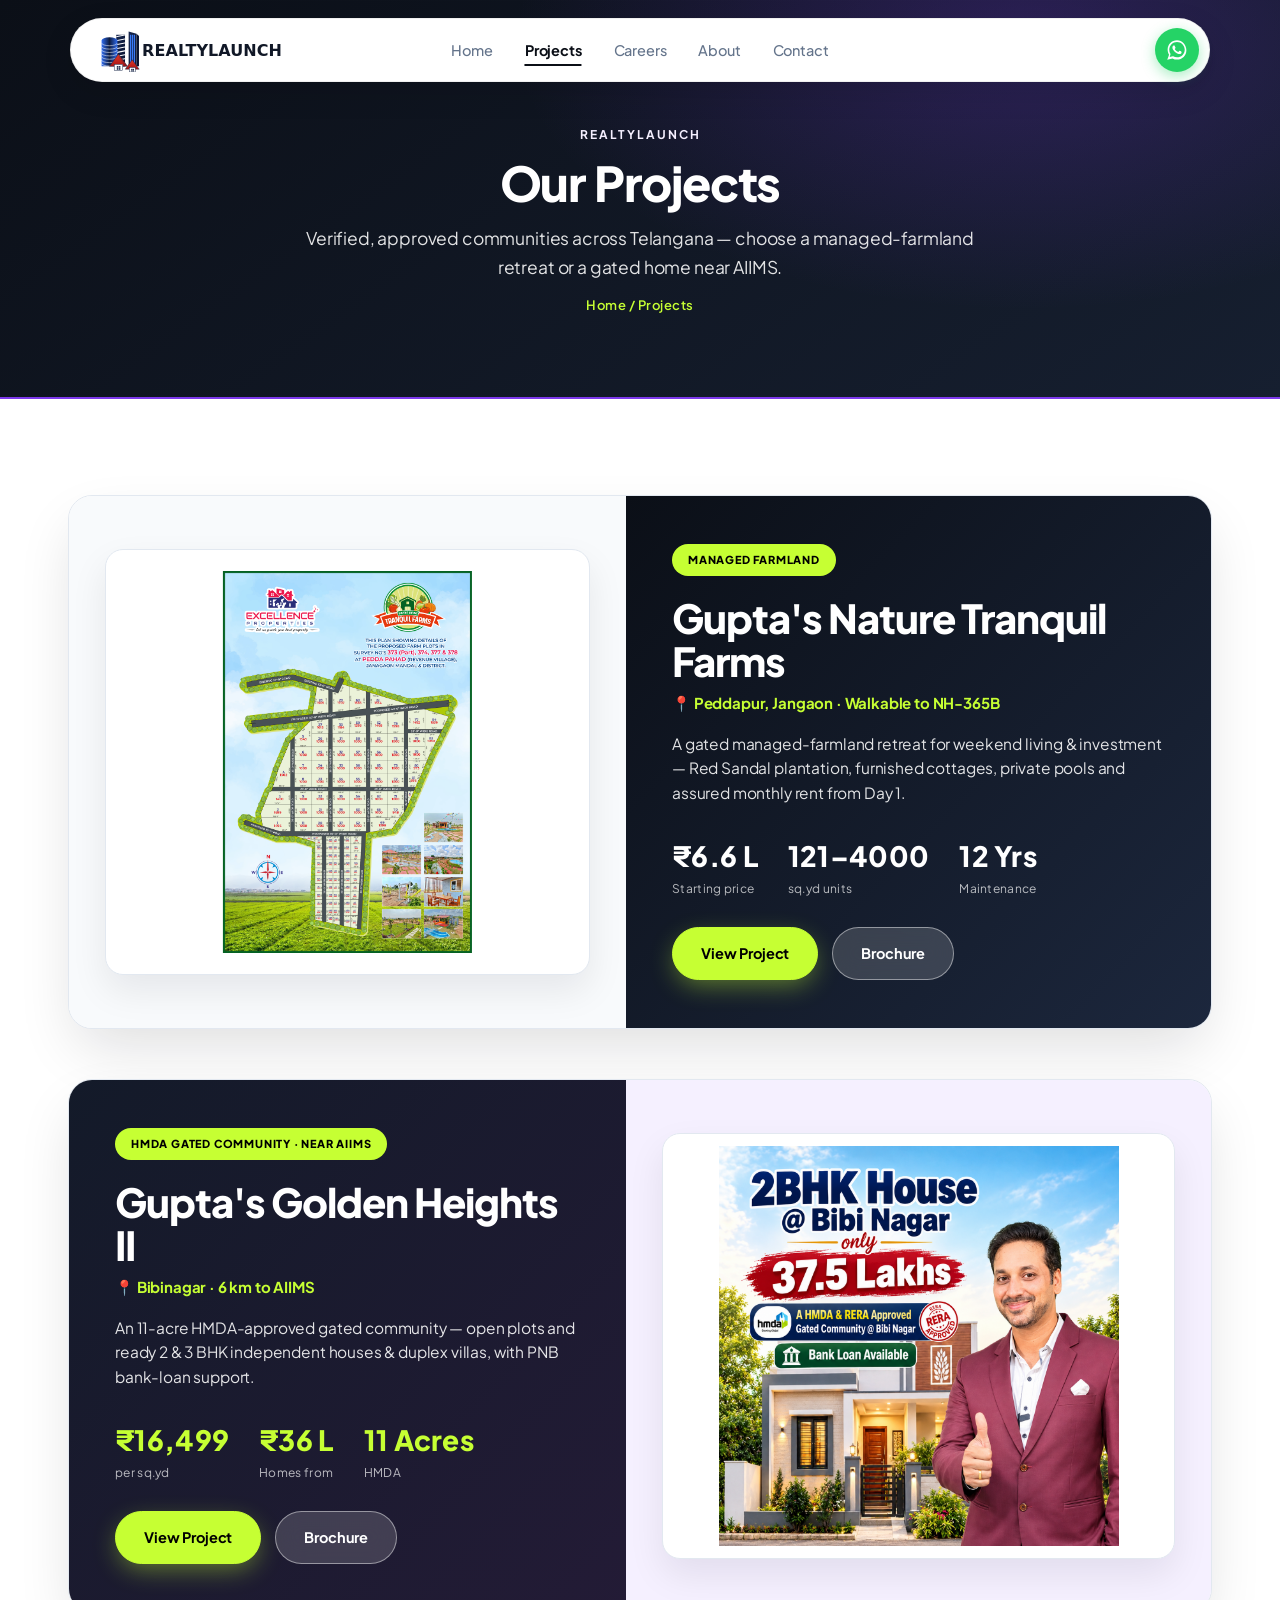
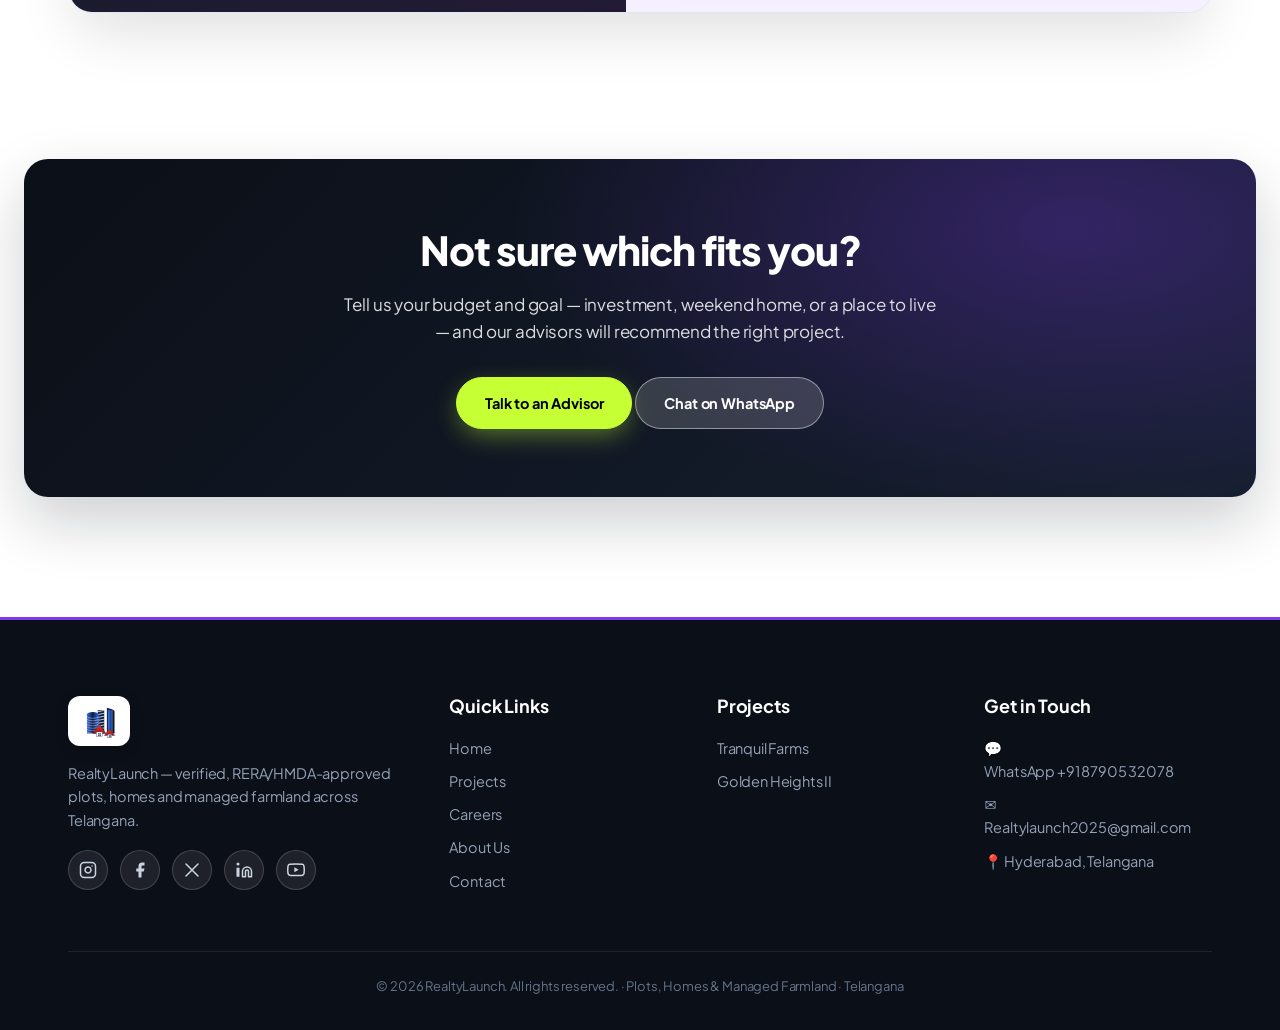
<file: projects.html>
<!DOCTYPE html>
<html lang="en">

<head>
  <meta charset="UTF-8">
  <meta name="viewport" content="width=device-width, initial-scale=1.0">
  <title>Projects — RealtyLaunch | Tranquil Farms & Golden Heights</title>
  <meta name="description"
    content="Explore RealtyLaunch projects across Telangana — Gupta's Nature Tranquil Farms (managed farmland near Jangaon) and Gupta's Golden Heights II (HMDA gated community near AIIMS, Bibinagar).">
  <link rel="icon" href="logo-mark.svg" type="image/svg+xml">
  <link rel="preconnect" href="https://fonts.googleapis.com">
  <link rel="preconnect" href="https://fonts.gstatic.com" crossorigin>
  <link
    href="https://fonts.googleapis.com/css2?family=Cormorant+Garamond:ital,wght@0,500;0,600;0,700;1,600&family=Montserrat:wght@400;500;600;700&display=swap"
    rel="stylesheet">
  <link rel="stylesheet" href="styles.css">
</head>

<body>

  <header class="site">
    <div class="container nav">
      <a href="index.html"><img src="logo.svg" alt="RealtyLaunch" class="logo"></a>
      <nav class="nav-links">
        <a href="index.html">Home</a>
        <a href="projects.html" class="active">Projects</a>
        <a href="careers.html">Careers</a>
        <a href="about.html">About</a>
        <a href="contact.html">Contact</a>
      </nav>
      <div class="nav-cta">
        <a href="https://wa.me/918790532078" target="_blank" rel="noopener" class="nav-wa-btn"
          aria-label="Chat on WhatsApp">
          <svg viewBox="0 0 32 32" width="22" height="22" fill="#ffffff" aria-hidden="true">
            <path
              d="M16 3C9 3 3.5 8.5 3.5 15.5c0 2.4.7 4.7 1.9 6.7L3 29l7-1.8c1.9 1 4 1.6 6 1.6 7 0 12.5-5.5 12.5-12.5S23 3 16 3zm0 22.8c-1.8 0-3.6-.5-5.1-1.4l-.4-.2-4.2 1.1 1.1-4-.2-.4c-1-1.6-1.5-3.4-1.5-5.4 0-5.7 4.6-10.3 10.3-10.3S26.3 9.8 26.3 15.5 21.7 25.8 16 25.8zm5.7-7.7c-.3-.2-1.8-.9-2.1-1-.3-.1-.5-.2-.7.2-.2.3-.8 1-.9 1.1-.2.2-.3.2-.6.1-.3-.2-1.3-.5-2.5-1.5-.9-.8-1.5-1.8-1.7-2.1-.2-.3 0-.5.1-.6.1-.1.3-.3.4-.5.2-.2.2-.3.3-.5.1-.2 0-.4 0-.5 0-.1-.7-1.7-1-2.3-.2-.6-.5-.5-.7-.5h-.6c-.2 0-.5.1-.8.4-.3.3-1 1-1 2.5s1.1 2.9 1.2 3.1c.2.2 2.1 3.3 5.2 4.6.7.3 1.3.5 1.7.6.7.2 1.4.2 1.9.1.6-.1 1.8-.7 2-1.4.3-.7.3-1.3.2-1.4-.1-.1-.3-.2-.6-.3z" />
          </svg>
        </a>
      </div>
      <button class="menu-toggle" aria-label="Menu">&#9776;</button>
    </div>
  </header>

  <section class="page-head">
    <div class="container">
      <span class="kicker" style="color:var(--gold-soft)">RealtyLaunch</span>
      <h1>Our Projects</h1>
      <p>Verified, approved communities across Telangana — choose a managed-farmland retreat or a gated home near AIIMS.
      </p>
      <div class="breadcrumb">Home / Projects</div>
    </div>
  </section>

  <section>
    <div class="container">

      <!-- Tranquil Farms -->
      <article class="showcase">
        <div class="sc-media">
          <div class="frame"><img src="tranquil-layout2.png" alt="Tranquil Farms layout"></div>
        </div>
        <div class="sc-body">
          <span class="proj-tag2">Managed Farmland</span>
          <h2>Gupta's Nature Tranquil Farms</h2>
          <p class="loc">📍 Peddapur, Jangaon · Walkable to NH-365B</p>
          <p class="desc">A gated managed-farmland retreat for weekend living &amp; investment — Red Sandal plantation,
            furnished cottages, private pools and assured monthly rent from Day 1.</p>
          <div class="sc-stats">
            <div><b>₹6.6 L</b>Starting price</div>
            <div><b>121–4000</b>sq.yd units</div>
            <div><b>12 Yrs</b>Maintenance</div>
          </div>
          <div class="sc-actions">
            <a href="tranquil-farms.html" class="btn btn-accent">View Project</a>
            <a href="tranquil-brochure.pdf" download class="btn btn-outline-light">Brochure</a>
          </div>
        </div>
      </article>

      <!-- Golden Heights -->
      <article class="showcase terra alt">
        <div class="sc-media">
          <div class="frame"><img src="\images\guptas-golder-heights\Golden Heights Project Banner.png"
              alt="Golden Heights II"></div>
        </div>
        <div class="sc-body">
          <span class="proj-tag2">HMDA Gated Community · Near AIIMS</span>
          <h2>Gupta's Golden Heights II</h2>
          <p class="loc">📍 Bibinagar · 6 km to AIIMS</p>
          <p class="desc">An 11-acre HMDA-approved gated community — open plots and ready 2 &amp; 3 BHK independent
            houses &amp; duplex villas, with PNB bank-loan support.</p>
          <div class="sc-stats">
            <div><b>₹16,499</b>per sq.yd</div>
            <div><b>₹36 L</b>Homes from</div>
            <div><b>11 Acres</b>HMDA</div>
          </div>
          <div class="sc-actions">
            <a href="golden-heights.html" class="btn btn-accent">View Project</a>
            <a href="golden-heights-brochure.pdf" download class="btn btn-outline-light">Brochure</a>
          </div>
        </div>
      </article>

    </div>
  </section>

  <!-- CTA -->
  <section style="padding-top:0">
    <div class="cta-band">
      <h2>Not sure which fits you?</h2>
      <p>Tell us your budget and goal — investment, weekend home, or a place to live — and our advisors will recommend
        the right project.</p>
      <div class="slide-cta" style="justify-content:center">
        <a href="contact.html" class="btn btn-accent">Talk to an Advisor</a>
        <a href="https://wa.me/918790532078" target="_blank" rel="noopener" class="btn btn-outline-light">Chat on
          WhatsApp</a>
      </div>
    </div>
  </section>

  <footer class="site">
    <div class="container">
      <div class="foot-grid">
        <div class="foot-brand-col">
          <img src="logo-mark.svg" alt="RealtyLaunch" class="foot-logo">
          <p>RealtyLaunch — verified, RERA/HMDA-approved plots, homes and managed farmland across Telangana.</p>
          <div class="foot-socials">
            <a href="https://www.instagram.com/realtylaunchofficial/" target="_blank" rel="noopener"
              class="foot-social-btn" aria-label="Instagram">
              <svg viewBox="0 0 24 24">
                <rect x="2" y="2" width="20" height="20" rx="5" ry="5" />
                <path d="M16 11.37A4 4 0 1 1 12.63 8 4 4 0 0 1 16 11.37z" />
                <line x1="17.5" y1="6.5" x2="17.51" y2="6.5" />
              </svg>
            </a>
            <a href="https://www.facebook.com/profile.php?id=61577020085237" target="_blank" rel="noopener"
              class="foot-social-btn" aria-label="Facebook">
              <svg viewBox="0 0 24 24">
                <path d="M18 2h-3a5 5 0 0 0-5 5v3H7v4h3v8h4v-8h3l1-4h-4V7a1 1 0 0 1 1-1h3z" />
              </svg>
            </a>
            <a href="https://x.com" target="_blank" rel="noopener" class="foot-social-btn" aria-label="X Twitter">
              <svg viewBox="0 0 24 24">
                <path d="M4 4l16 16M4 20L20 4" />
              </svg>
            </a>
            <a href="https://linkedin.com" target="_blank" rel="noopener" class="foot-social-btn" aria-label="LinkedIn">
              <svg viewBox="0 0 24 24">
                <path d="M16 8a6 6 0 0 1 6 6v7h-4v-7a2 2 0 0 0-2-2 2 2 0 0 0-2 2v7h-4v-7a6 6 0 0 1 6-6z" />
                <rect x="2" y="9" width="4" height="12" />
                <circle cx="4" cy="4" r="2" />
              </svg>
            </a>
            <a href="https://www.youtube.com/@RealtyLaunch" target="_blank" rel="noopener" class="foot-social-btn"
              aria-label="YouTube">
              <svg viewBox="0 0 24 24">
                <path
                  d="M22.54 6.42a2.78 2.78 0 0 0-1.94-2C18.88 4 12 4 12 4s-6.88 0-8.6.46a2.78 2.78 0 0 0-1.94 2A29 29 0 0 0 1 11.75a29 29 0 0 0 .46 5.33A2.78 2.78 0 0 0 3.4 19c1.72.46 8.6.46 8.6.46s6.88 0 8.6-.46a2.78 2.78 0 0 0 1.94-2 29 29 0 0 0 .46-5.25 29 29 0 0 0-.46-5.33z" />
                <polygon points="9.75 15.02 15.5 11.75 9.75 8.48 9.75 15.02" />
              </svg>
            </a>
          </div>
        </div>
        <div class="foot-links-col">
          <h4>Quick Links</h4>
          <a href="index.html">Home</a>
          <a href="projects.html">Projects</a>
          <a href="careers.html">Careers</a>
          <a href="about.html">About Us</a>
          <a href="contact.html">Contact</a>
        </div>
        <div class="foot-links-col">
          <h4>Projects</h4>
          <a href="tranquil-farms.html">Tranquil Farms</a>
          <a href="golden-heights.html">Golden Heights II</a>
        </div>
        <div class="foot-contact-col">
          <h4>Get in Touch</h4>
          <p>💬 <a href="https://wa.me/918790532078" target="_blank" rel="noopener" style="color:inherit">WhatsApp +91
              87905 32078</a></p>
          <p>✉️ <a href="mailto:Realtylaunch2025@gmail.com" style="color:inherit">Realtylaunch2025@gmail.com</a></p>
          <p>📍 Hyderabad, Telangana</p>
        </div>
      </div>
      <div class="foot-bottom">© 2026 RealtyLaunch. All rights reserved. · Plots, Homes &amp; Managed Farmland ·
        Telangana</div>
    </div>
  </footer>

  <script>
    document.querySelector('.menu-toggle').addEventListener('click', function () {
      var n = document.querySelector('.nav-links');
      var isOpen = n.style.display === 'flex';
      n.style.display = isOpen ? 'none' : 'flex';
      n.style.flexDirection = 'column';
      n.style.position = 'absolute';
      n.style.top = '74px';
      n.style.right = '24px';
      n.style.background = '#fff';
      n.style.padding = '16px 24px';
      n.style.borderRadius = '12px';
      n.style.boxShadow = '0 10px 30px rgba(0,0,0,.12)';
      n.style.gap = '12px';
      if (!isOpen) {
        var existing = n.querySelector('.mob-cta-btn');
        if (!existing) {
          var btn = document.createElement('a');
          btn.href = "https://wa.me/918790532078?text=Hi%2C%20I%27d%20like%20to%20book%20a%20site%20visit%20with%20RealtyLaunch";
          btn.target = '_blank'; btn.rel = 'noopener';
          btn.className = 'btn btn-accent mob-cta-btn';
          btn.style.marginTop = '8px';
          btn.textContent = 'Book Site Visit';
          n.appendChild(btn);
        }
      }
    });
  </script>
</body>

</html>
</file>
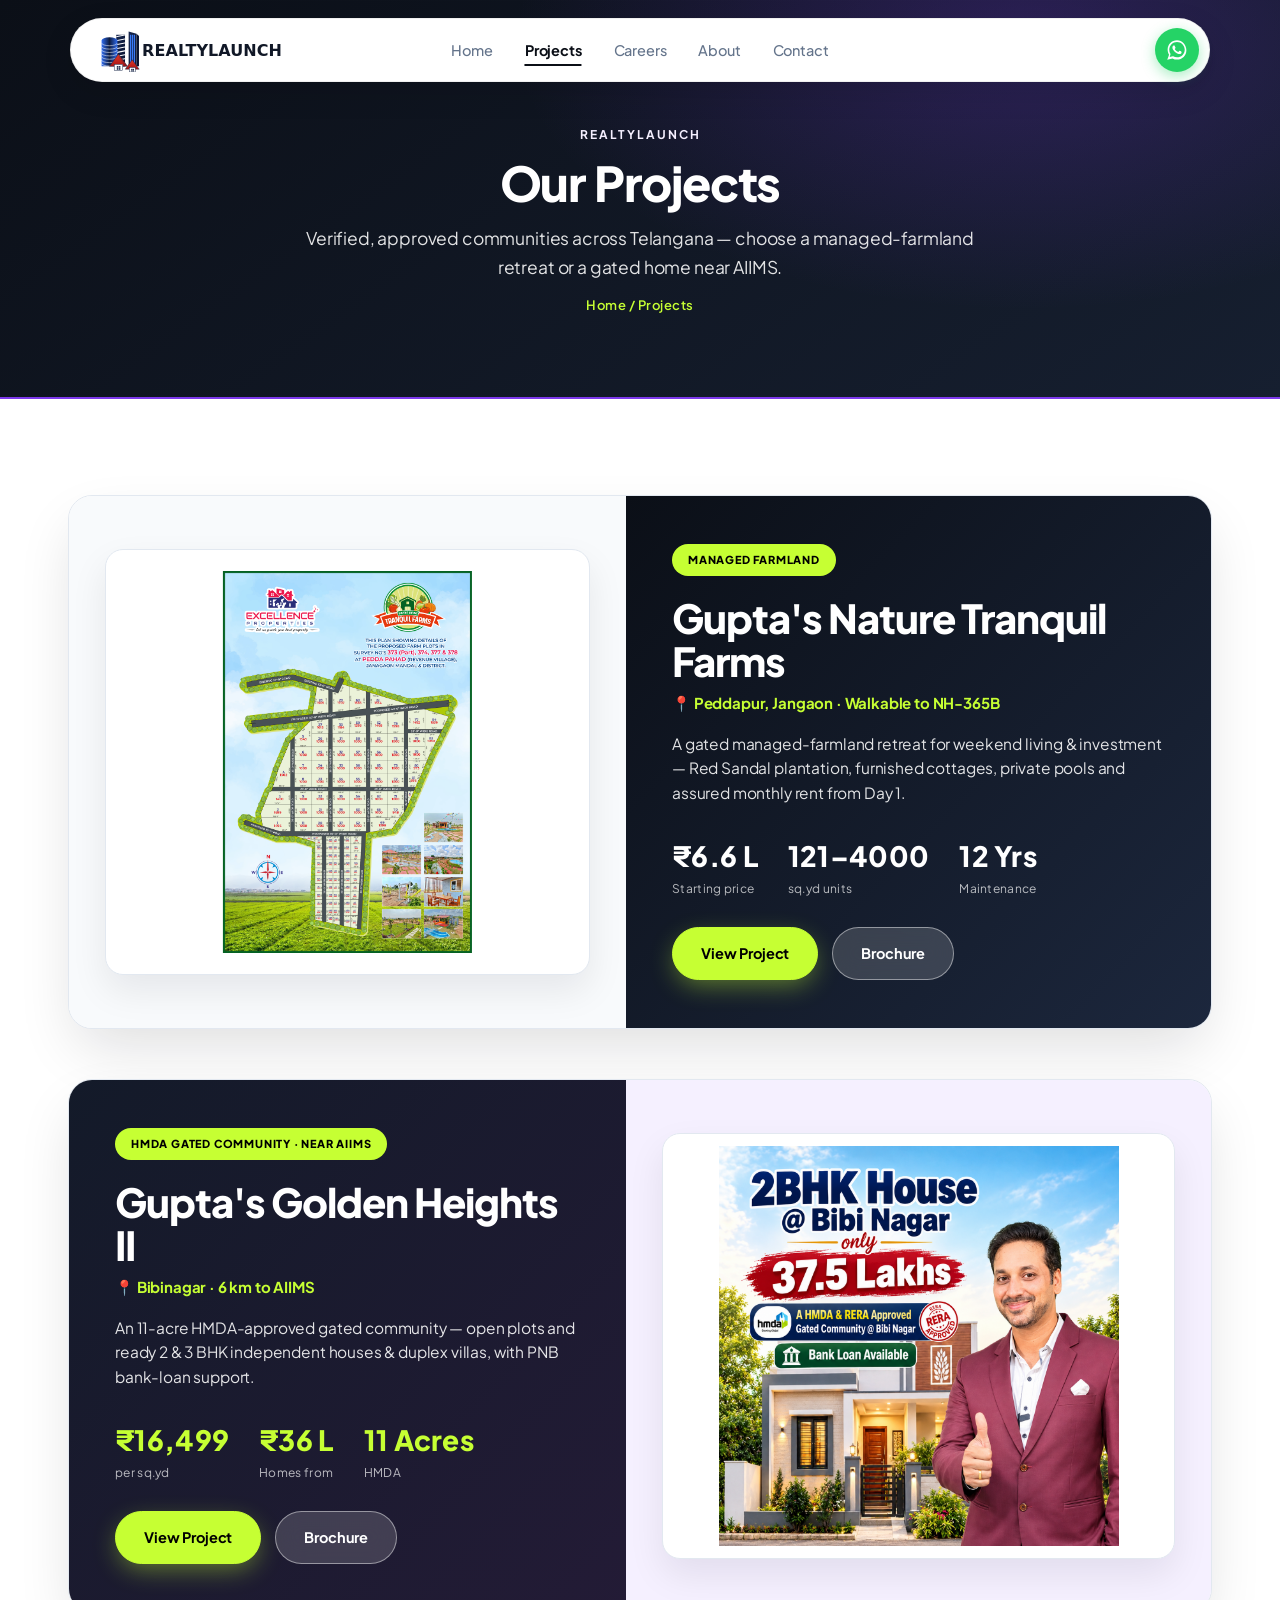
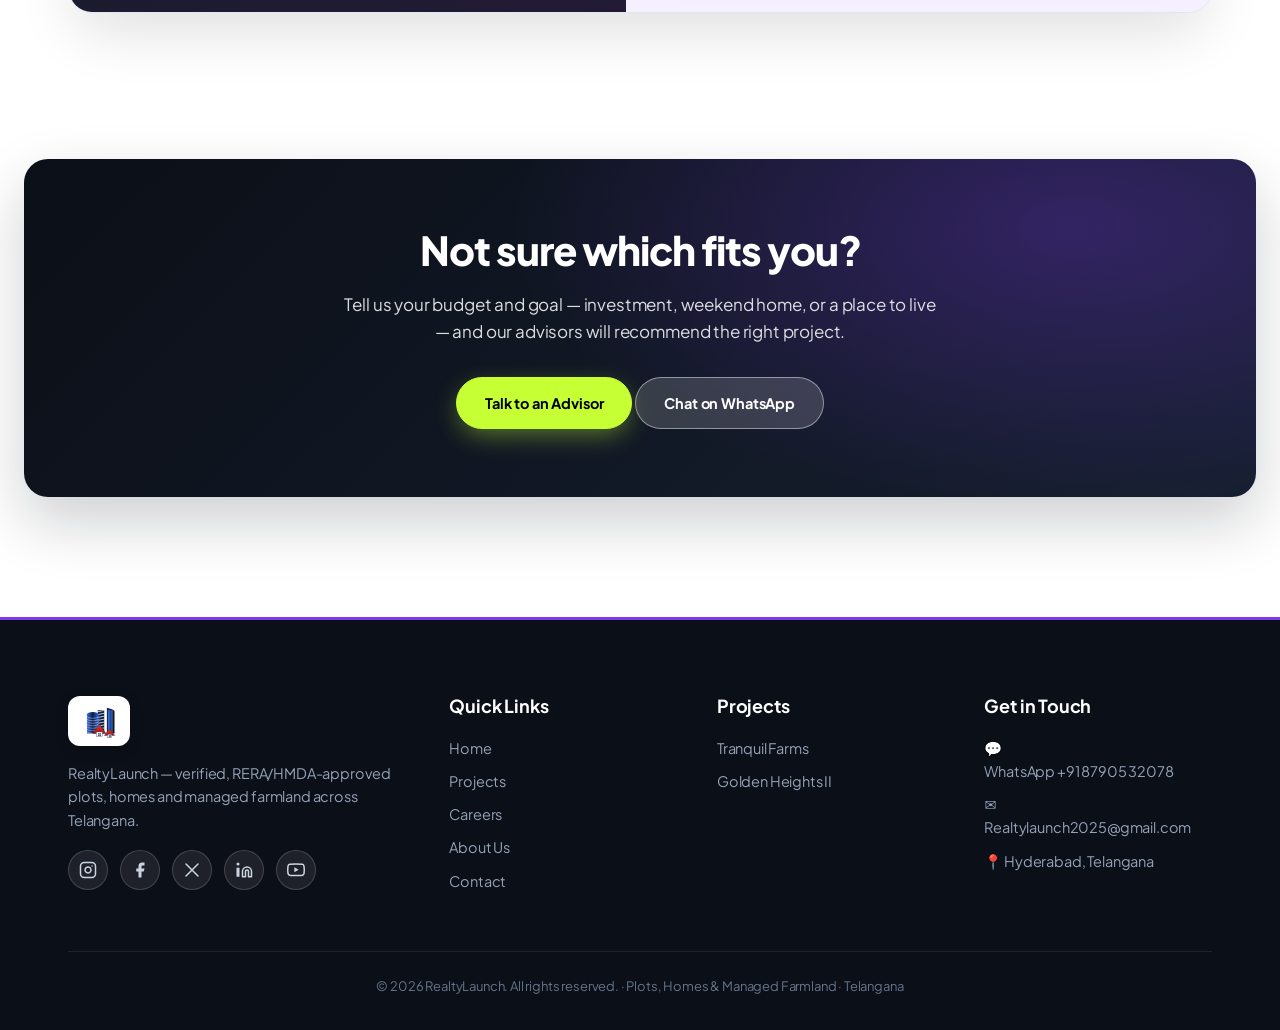
<file: properties.html>
<!DOCTYPE html>
<html lang="en">
<head>
<meta charset="UTF-8">
<meta http-equiv="refresh" content="0; url=projects.html">
<link rel="canonical" href="projects.html">
<title>Redirecting…</title>
</head>
<body>
<p>This page has moved. <a href="projects.html">View Gupta's Nature Tranquil Farms →</a></p>
<script>location.replace('projects.html');</script>
</body>
</html>
</file>
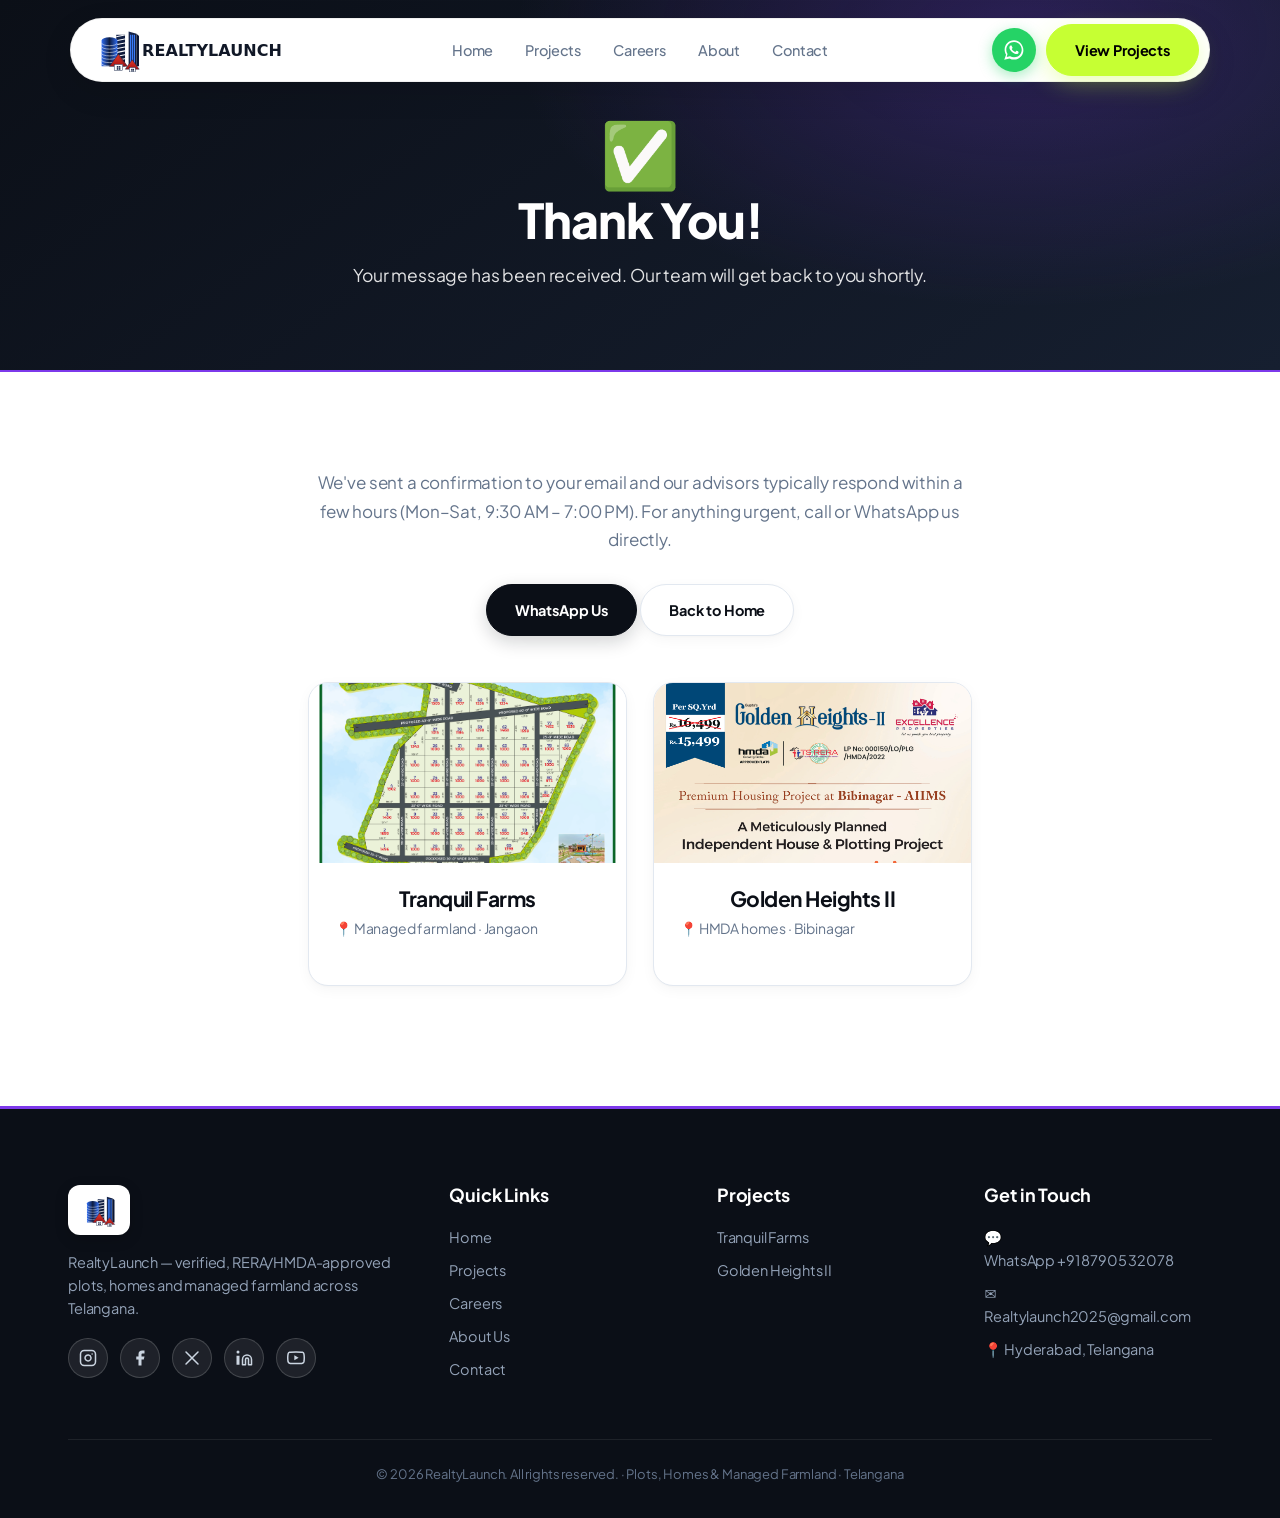
<file: thanks.html>
<!DOCTYPE html>
<html lang="en">
<head>
<meta charset="UTF-8">
<meta name="viewport" content="width=device-width, initial-scale=1.0">
<title>Thank You — RealtyLaunch</title>
<meta name="robots" content="noindex">
<link rel="icon" href="logo-mark.svg" type="image/svg+xml">
<link rel="preconnect" href="https://fonts.googleapis.com"><link rel="preconnect" href="https://fonts.gstatic.com" crossorigin><link href="https://fonts.googleapis.com/css2?family=Cormorant+Garamond:ital,wght@0,500;0,600;0,700;1,600&family=Montserrat:wght@400;500;600;700&display=swap" rel="stylesheet">
<link rel="stylesheet" href="styles.css">
</head>
<body>

<header class="site">
  <div class="container nav">
    <a href="index.html"><img src="logo.svg" alt="RealtyLaunch" class="logo"></a>
    <nav class="nav-links">
      <a href="index.html">Home</a>
      <a href="projects.html">Projects</a>
      <a href="careers.html">Careers</a>
      <a href="about.html">About</a>
      <a href="contact.html">Contact</a>
    </nav>
    <div class="nav-cta">
      <a href="https://wa.me/918790532078" target="_blank" rel="noopener" class="nav-wa-btn" aria-label="Chat on WhatsApp">
        <svg viewBox="0 0 32 32" width="22" height="22" fill="#ffffff" aria-hidden="true"><path d="M16 3C9 3 3.5 8.5 3.5 15.5c0 2.4.7 4.7 1.9 6.7L3 29l7-1.8c1.9 1 4 1.6 6 1.6 7 0 12.5-5.5 12.5-12.5S23 3 16 3zm0 22.8c-1.8 0-3.6-.5-5.1-1.4l-.4-.2-4.2 1.1 1.1-4-.2-.4c-1-1.6-1.5-3.4-1.5-5.4 0-5.7 4.6-10.3 10.3-10.3S26.3 9.8 26.3 15.5 21.7 25.8 16 25.8zm5.7-7.7c-.3-.2-1.8-.9-2.1-1-.3-.1-.5-.2-.7.2-.2.3-.8 1-.9 1.1-.2.2-.3.2-.6.1-.3-.2-1.3-.5-2.5-1.5-.9-.8-1.5-1.8-1.7-2.1-.2-.3 0-.5.1-.6.1-.1.3-.3.4-.5.2-.2.2-.3.3-.5.1-.2 0-.4 0-.5 0-.1-.7-1.7-1-2.3-.2-.6-.5-.5-.7-.5h-.6c-.2 0-.5.1-.8.4-.3.3-1 1-1 2.5s1.1 2.9 1.2 3.1c.2.2 2.1 3.3 5.2 4.6.7.3 1.3.5 1.7.6.7.2 1.4.2 1.9.1.6-.1 1.8-.7 2-1.4.3-.7.3-1.3.2-1.4-.1-.1-.3-.2-.6-.3z"/></svg>
      </a>
      <a href="projects.html" class="btn btn-accent">View Projects</a>
    </div>
    <button class="menu-toggle" aria-label="Menu">&#9776;</button>
  </div>
</header>

<section class="page-head">
  <div class="container">
    <div style="font-size:64px;line-height:1;margin-bottom:10px">✅</div>
    <h1>Thank You!</h1>
    <p>Your message has been received. Our team will get back to you shortly.</p>
  </div>
</section>

<section>
  <div class="container" style="max-width:720px;text-align:center">
    <p style="color:var(--muted);font-size:17px">We've sent a confirmation to your email and our advisors typically respond within a few hours (Mon–Sat, 9:30 AM – 7:00 PM). For anything urgent, call or WhatsApp us directly.</p>
    <div class="slide-cta" style="justify-content:center;margin-top:30px">
      <a href="https://wa.me/918790532078" target="_blank" rel="noopener" class="btn btn-primary">WhatsApp Us</a>
      <a href="index.html" class="btn btn-ghost" style="border:1px solid var(--line);color:var(--ink)">Back to Home</a>
    </div>
    <div style="margin-top:46px" class="grid grid-2">
      <a href="tranquil-farms.html" class="prop-card" style="text-decoration:none">
        <div style="position:relative;height:180px;overflow:hidden"><img src="tranquil-layout2.png" alt="Tranquil Farms" style="width:100%;height:100%;object-fit:cover"></div>
        <div class="prop-body"><h3 style="font-size:21px">Tranquil Farms</h3><p class="prop-loc">📍 Managed farmland · Jangaon</p></div>
      </a>
      <a href="golden-heights.html" class="prop-card" style="text-decoration:none">
        <div style="position:relative;height:180px;overflow:hidden"><img src="gh-1.png" alt="Golden Heights II" style="width:100%;height:100%;object-fit:cover;object-position:top"></div>
        <div class="prop-body"><h3 style="font-size:21px">Golden Heights II</h3><p class="prop-loc">📍 HMDA homes · Bibinagar</p></div>
      </a>
    </div>
  </div>
</section>

<footer class="site">
  <div class="container">
    <div class="foot-grid">
      <div class="foot-brand-col">
        <img src="logo-mark.svg" alt="RealtyLaunch" class="foot-logo">
        <p>RealtyLaunch — verified, RERA/HMDA-approved plots, homes and managed farmland across Telangana.</p>
        <div class="foot-socials">
          <a href="https://www.instagram.com/realtylaunchofficial/" target="_blank" rel="noopener" class="foot-social-btn" aria-label="Instagram">
            <svg viewBox="0 0 24 24"><rect x="2" y="2" width="20" height="20" rx="5" ry="5"/><path d="M16 11.37A4 4 0 1 1 12.63 8 4 4 0 0 1 16 11.37z"/><line x1="17.5" y1="6.5" x2="17.51" y2="6.5"/></svg>
          </a>
          <a href="https://www.facebook.com/profile.php?id=61577020085237" target="_blank" rel="noopener" class="foot-social-btn" aria-label="Facebook">
            <svg viewBox="0 0 24 24"><path d="M18 2h-3a5 5 0 0 0-5 5v3H7v4h3v8h4v-8h3l1-4h-4V7a1 1 0 0 1 1-1h3z"/></svg>
          </a>
          <a href="https://x.com" target="_blank" rel="noopener" class="foot-social-btn" aria-label="X Twitter">
            <svg viewBox="0 0 24 24"><path d="M4 4l16 16M4 20L20 4"/></svg>
          </a>
          <a href="https://linkedin.com" target="_blank" rel="noopener" class="foot-social-btn" aria-label="LinkedIn">
            <svg viewBox="0 0 24 24"><path d="M16 8a6 6 0 0 1 6 6v7h-4v-7a2 2 0 0 0-2-2 2 2 0 0 0-2 2v7h-4v-7a6 6 0 0 1 6-6z"/><rect x="2" y="9" width="4" height="12"/><circle cx="4" cy="4" r="2"/></svg>
          </a>
          <a href="https://www.youtube.com/@RealtyLaunch" target="_blank" rel="noopener" class="foot-social-btn" aria-label="YouTube">
            <svg viewBox="0 0 24 24"><path d="M22.54 6.42a2.78 2.78 0 0 0-1.94-2C18.88 4 12 4 12 4s-6.88 0-8.6.46a2.78 2.78 0 0 0-1.94 2A29 29 0 0 0 1 11.75a29 29 0 0 0 .46 5.33A2.78 2.78 0 0 0 3.4 19c1.72.46 8.6.46 8.6.46s6.88 0 8.6-.46a2.78 2.78 0 0 0 1.94-2 29 29 0 0 0 .46-5.25 29 29 0 0 0-.46-5.33z"/><polygon points="9.75 15.02 15.5 11.75 9.75 8.48 9.75 15.02"/></svg>
          </a>
        </div>
      </div>
      <div class="foot-links-col">
        <h4>Quick Links</h4>
        <a href="index.html">Home</a>
        <a href="projects.html">Projects</a>
        <a href="careers.html">Careers</a>
        <a href="about.html">About Us</a>
        <a href="contact.html">Contact</a>
      </div>
      <div class="foot-links-col">
        <h4>Projects</h4>
        <a href="tranquil-farms.html">Tranquil Farms</a>
        <a href="golden-heights.html">Golden Heights II</a>
      </div>
      <div class="foot-contact-col">
        <h4>Get in Touch</h4>
        <p>💬 <a href="https://wa.me/918790532078" target="_blank" rel="noopener" style="color:inherit">WhatsApp +91 87905 32078</a></p>
        <p>✉️ <a href="mailto:Realtylaunch2025@gmail.com" style="color:inherit">Realtylaunch2025@gmail.com</a></p>
        <p>📍 Hyderabad, Telangana</p>
      </div>
    </div>
    <div class="foot-bottom">© 2026 RealtyLaunch. All rights reserved. · Plots, Homes &amp; Managed Farmland · Telangana</div>
  </div>
</footer>

<script>
document.querySelector('.menu-toggle').addEventListener('click',function(){var n=document.querySelector('.nav-links');n.style.display=n.style.display==='flex'?'none':'flex';n.style.flexDirection='column';n.style.position='absolute';n.style.top='84px';n.style.right='24px';n.style.background='#fff';n.style.padding='16px 24px';n.style.borderRadius='12px';n.style.boxShadow='0 10px 30px rgba(0,0,0,.12)';});
</script>
</body>
</html>
</file>
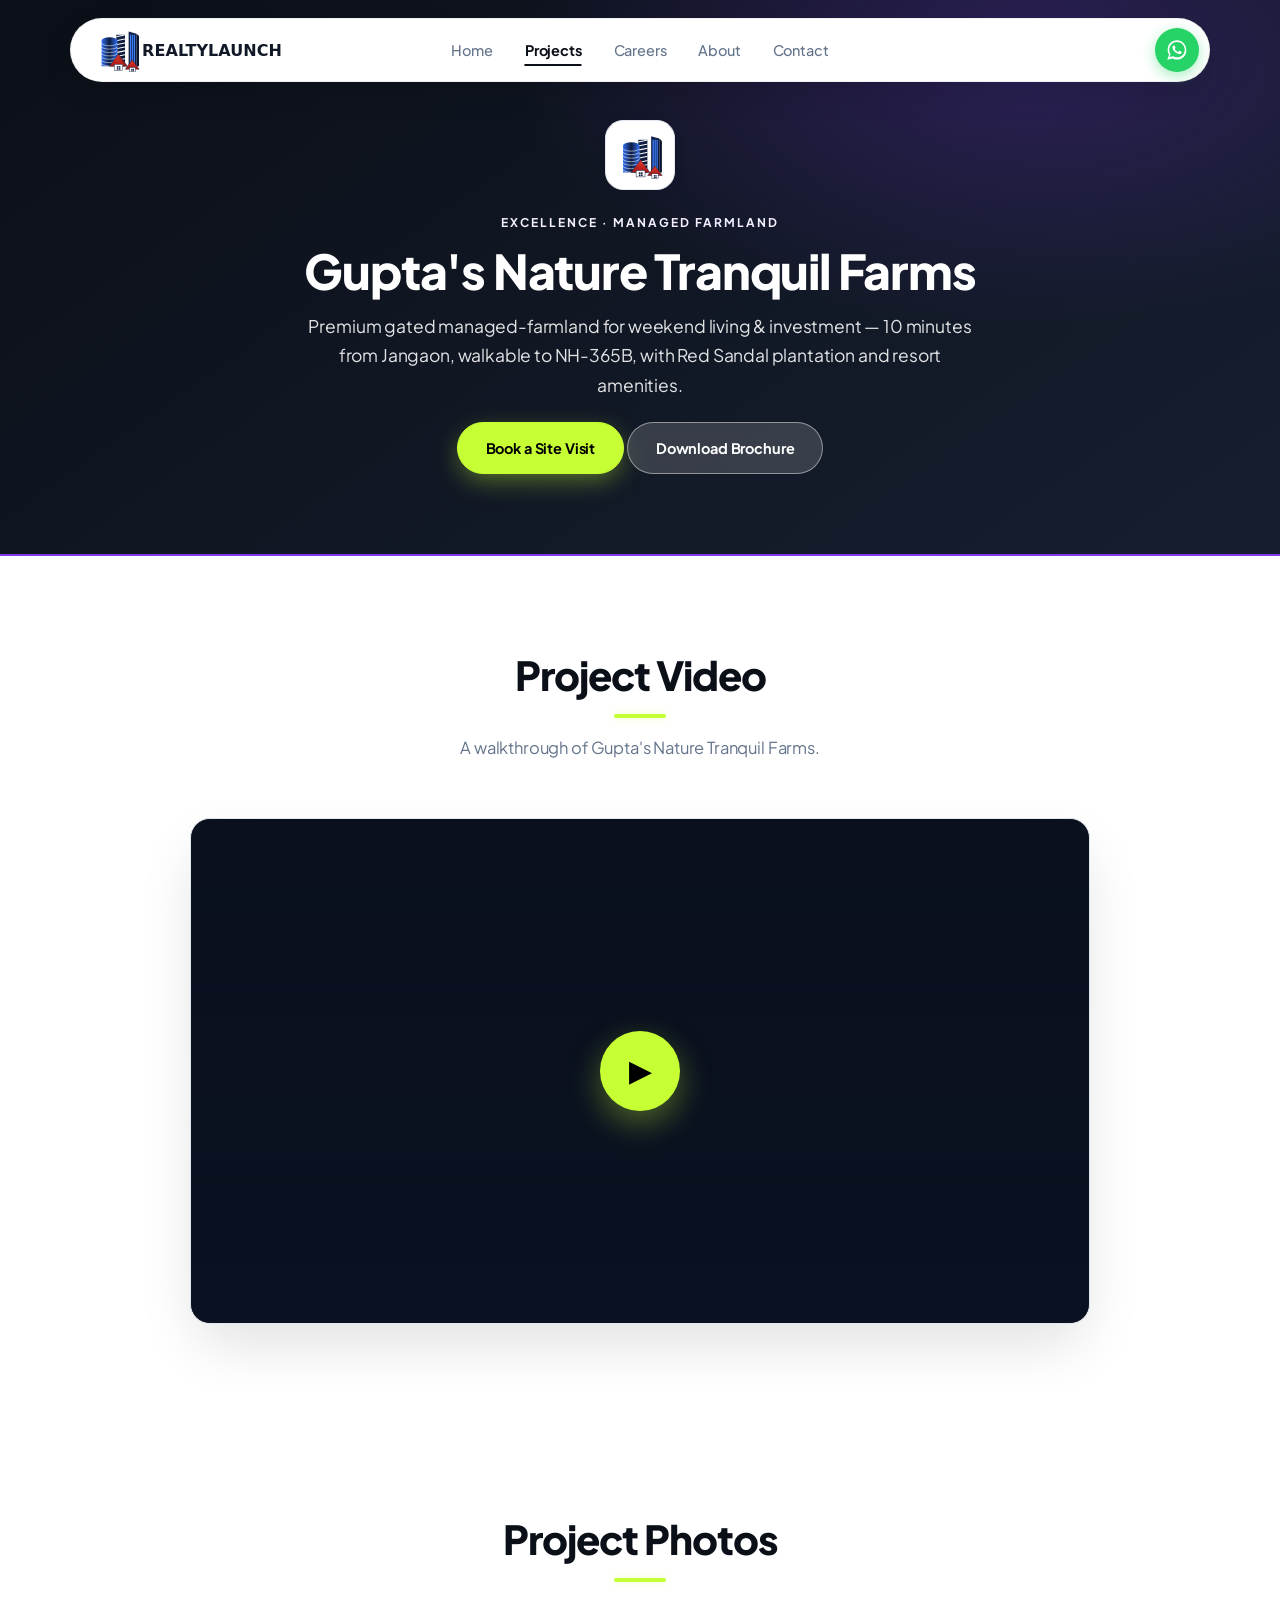
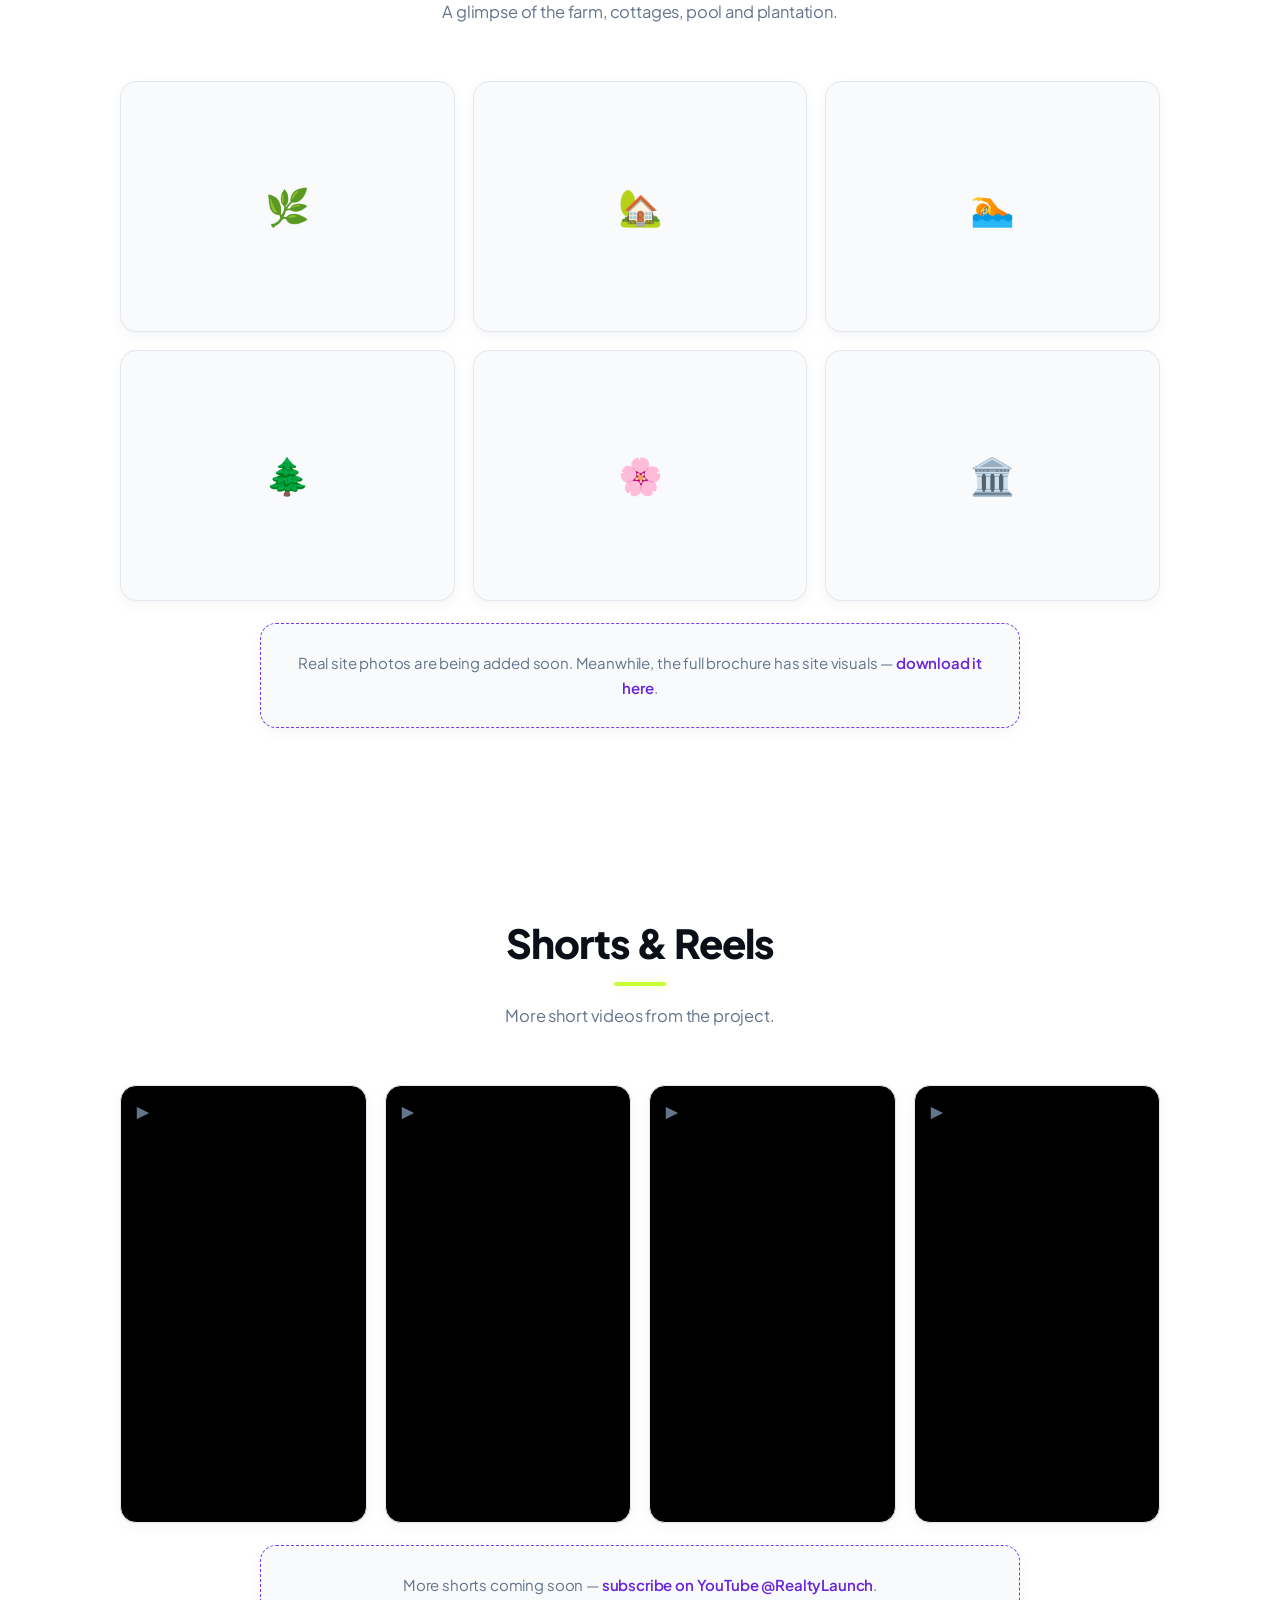
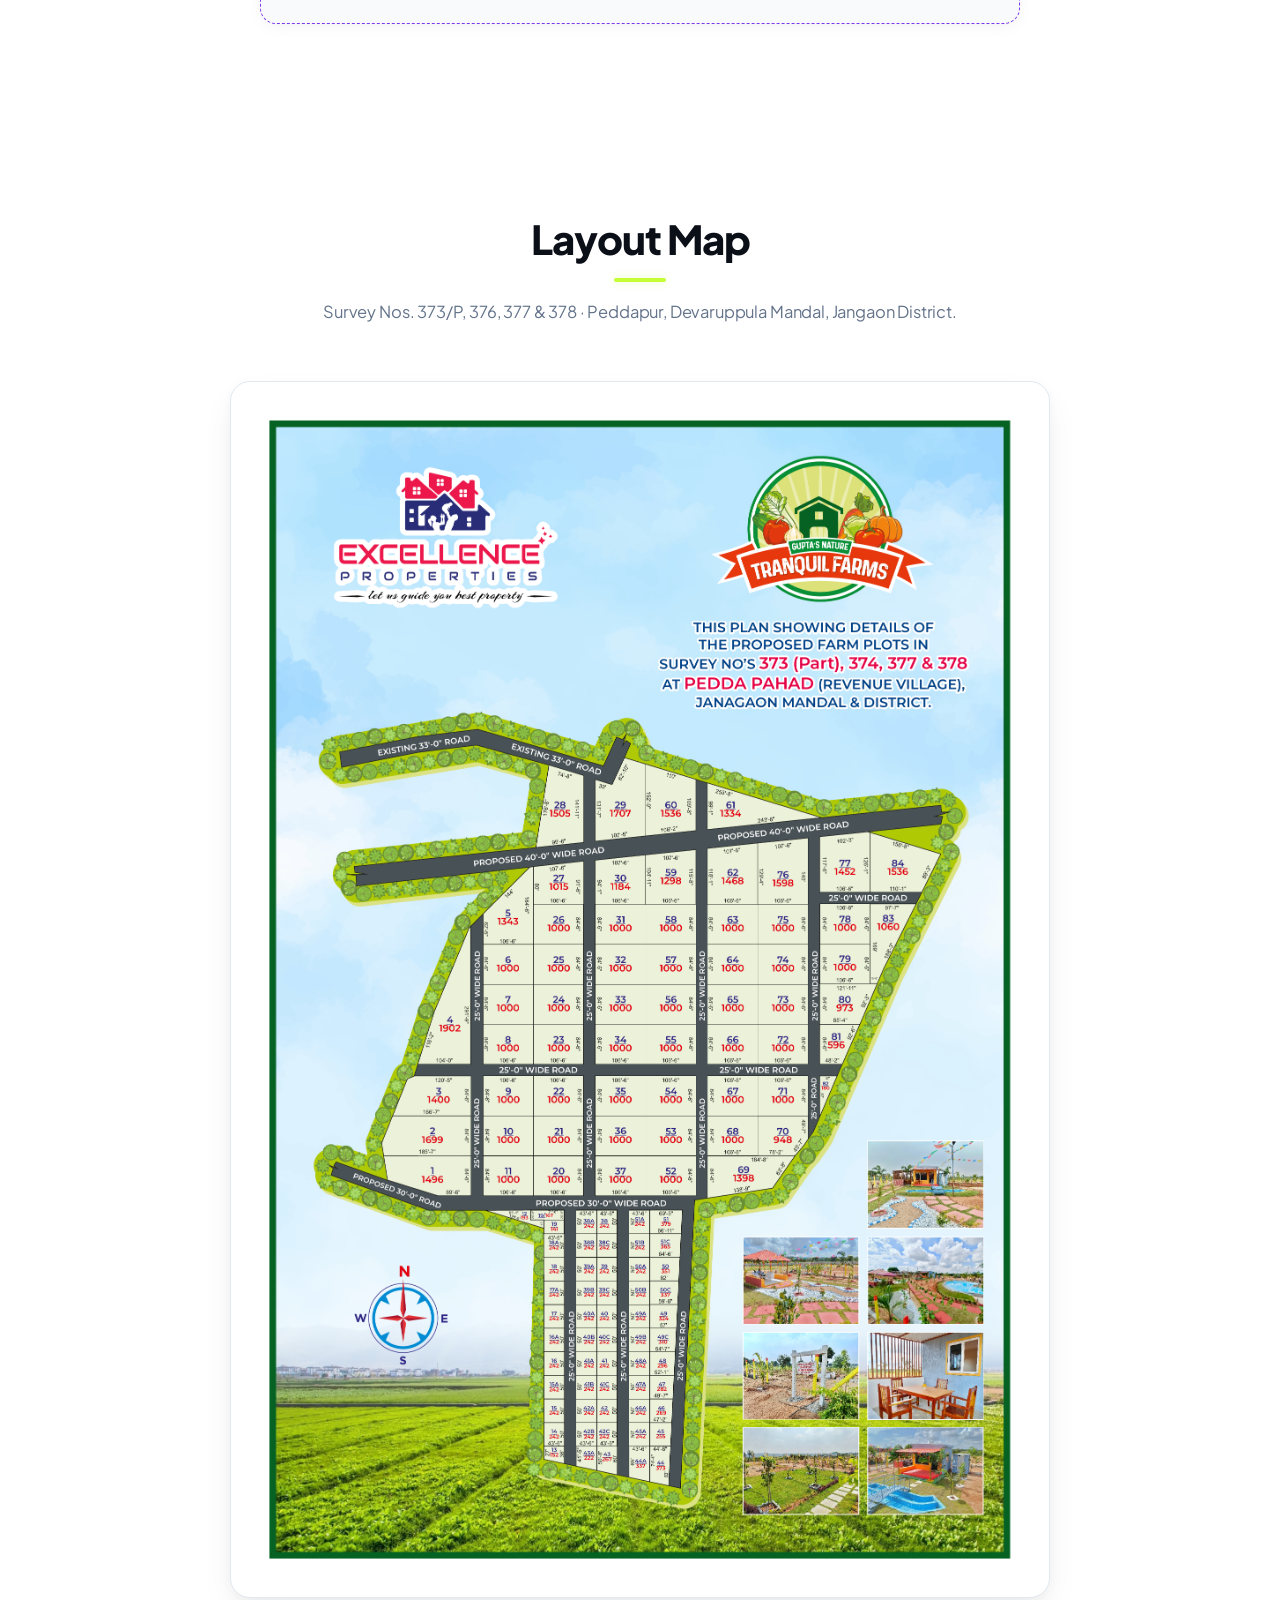
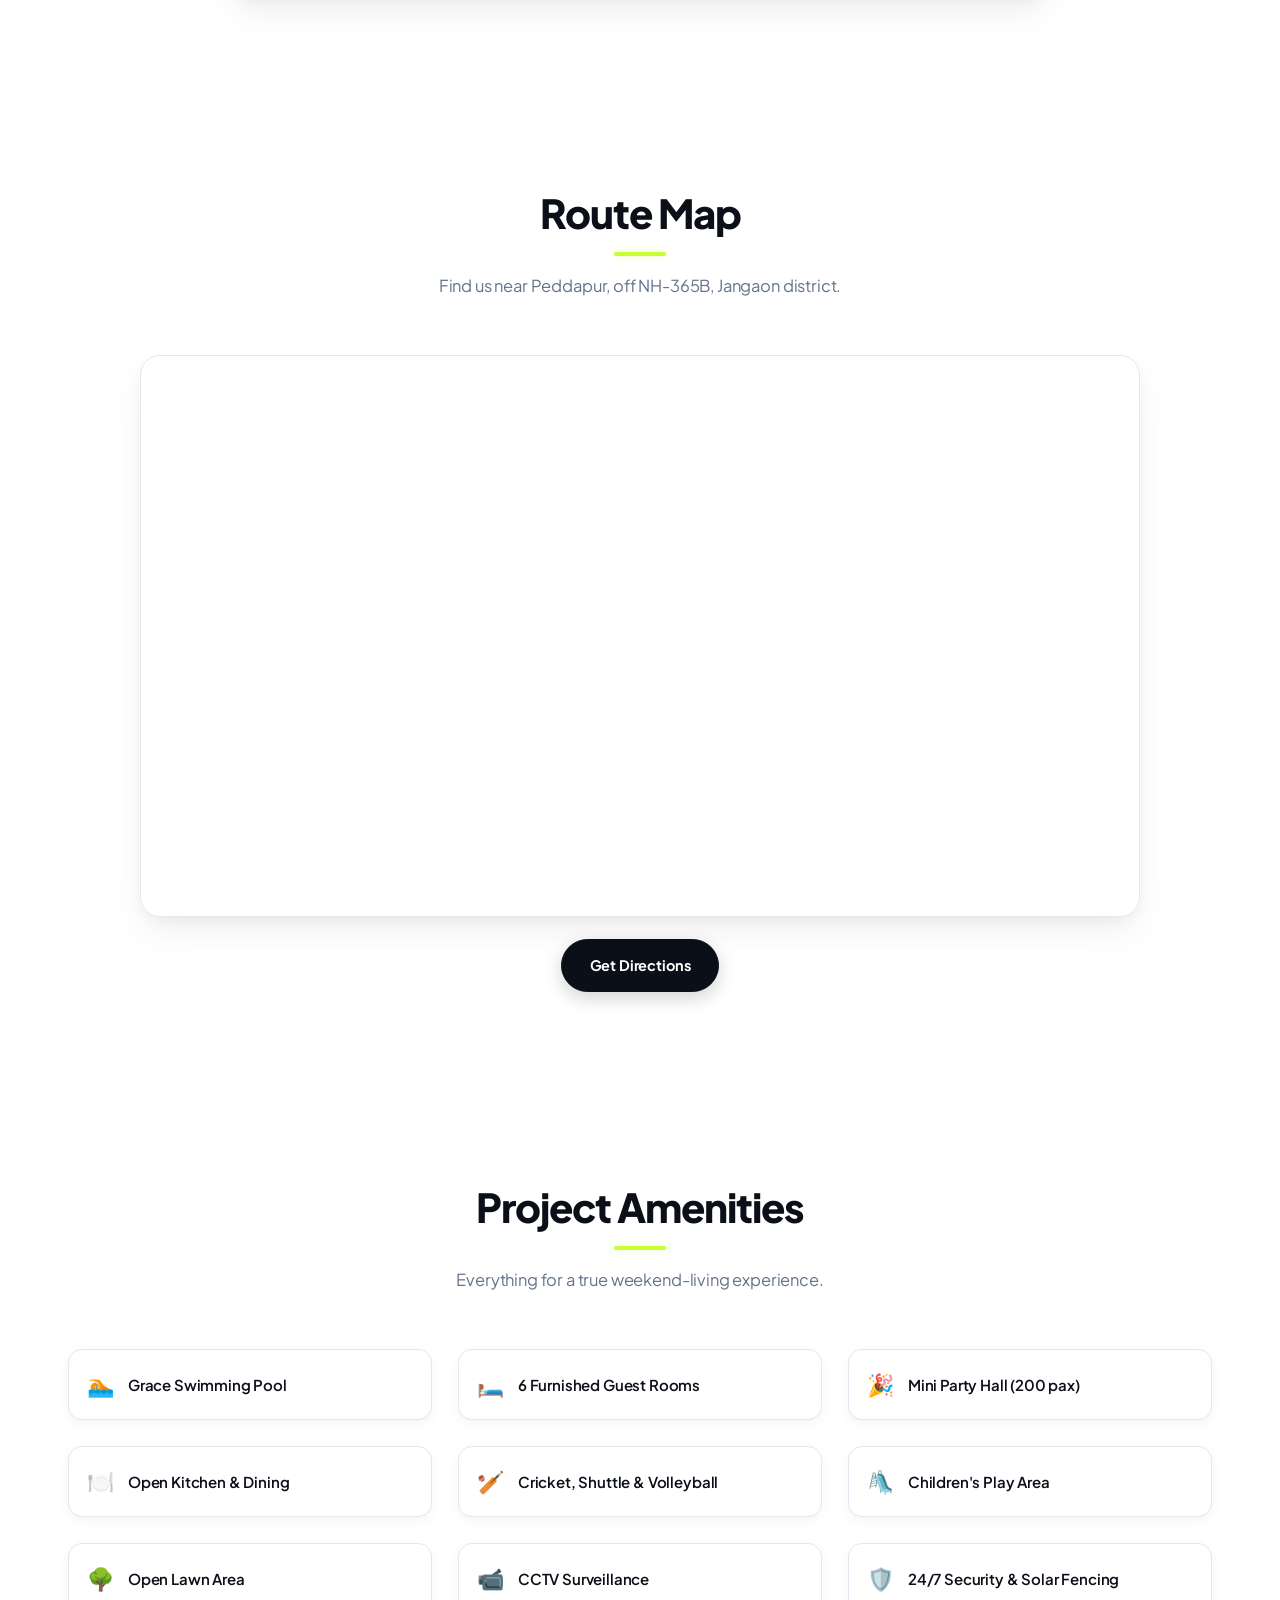
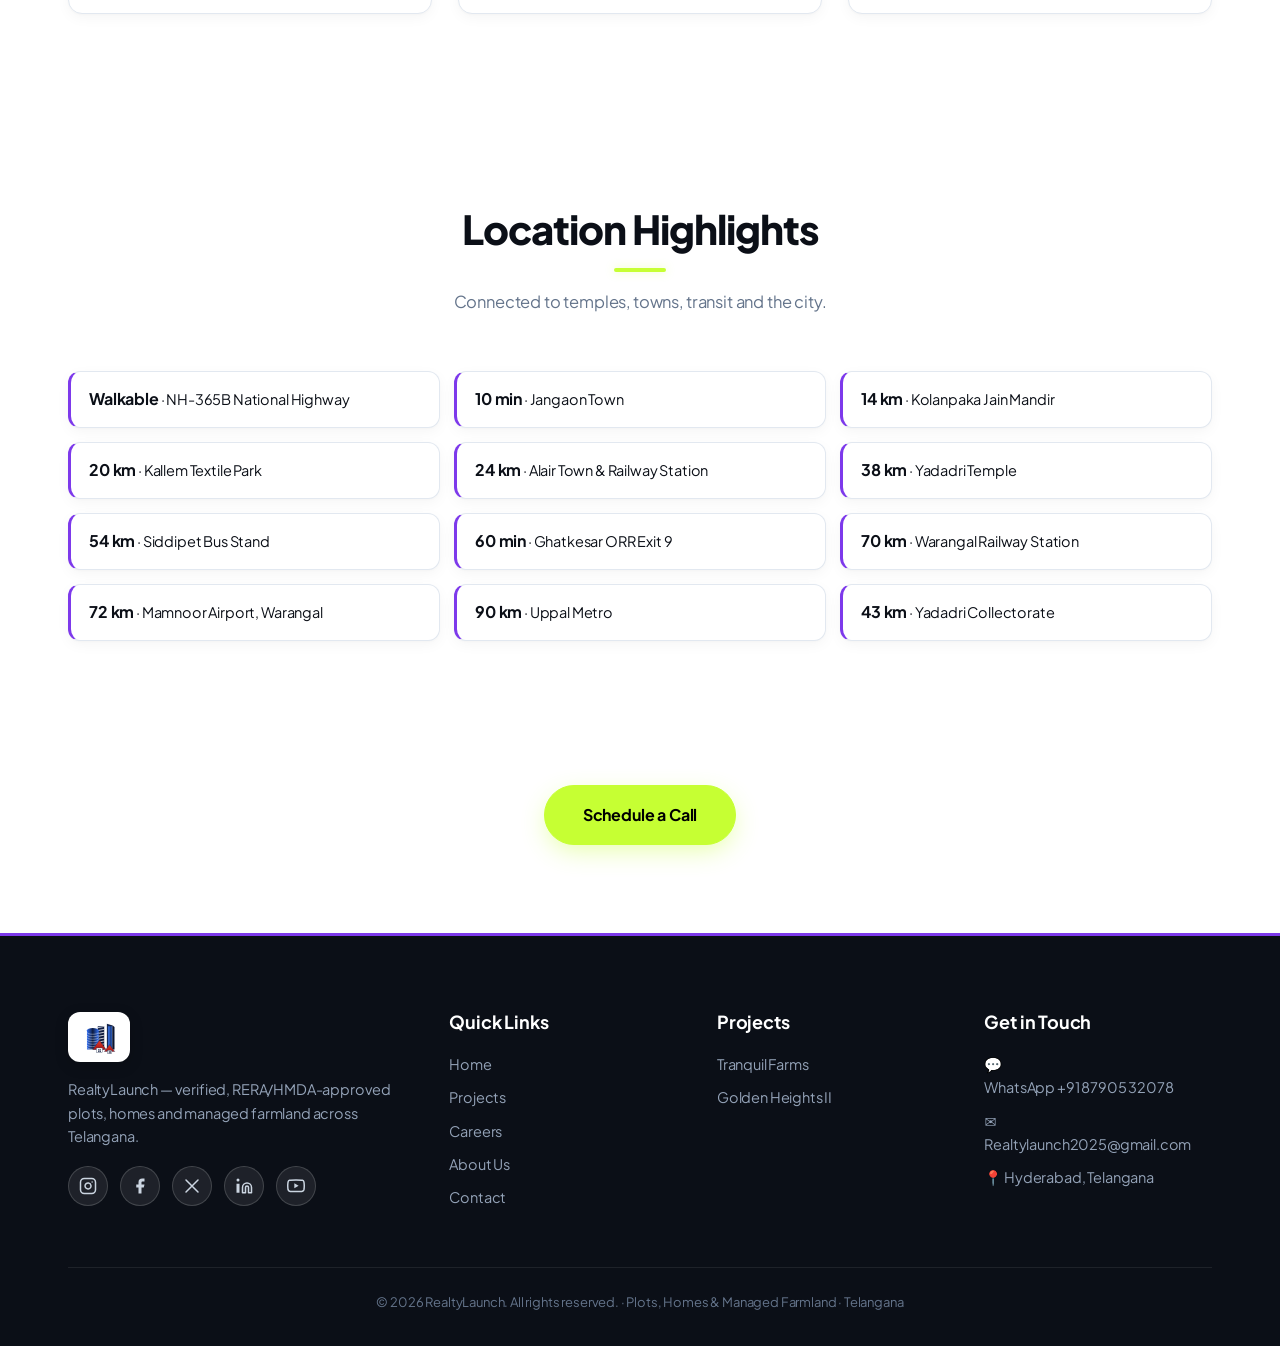
<file: tranquil-farms.html>
<!DOCTYPE html>
<html lang="en">
<head>
<meta charset="UTF-8">
<meta name="viewport" content="width=device-width, initial-scale=1.0">
<title>Gupta's Nature Tranquil Farms — Managed Farmland near Jangaon | RealtyLaunch</title>
<meta name="description" content="Gupta's Nature Tranquil Farms — premium gated managed-farmland community 10 minutes from Jangaon, walkable to NH-365B. Walkthrough video, layout, route map, amenities and location highlights.">
<link rel="icon" href="logo-mark.svg" type="image/svg+xml">
<link rel="preconnect" href="https://fonts.googleapis.com"><link rel="preconnect" href="https://fonts.gstatic.com" crossorigin><link href="https://fonts.googleapis.com/css2?family=Cormorant+Garamond:ital,wght@0,500;0,600;0,700;1,600&family=Montserrat:wght@400;500;600;700&display=swap" rel="stylesheet">
<link rel="stylesheet" href="styles.css">
</head>
<body>

<header class="site">
  <div class="container nav">
    <a href="index.html"><img src="logo.svg" alt="RealtyLaunch" class="logo"></a>
    <nav class="nav-links">
      <a href="index.html">Home</a>
      <a href="projects.html" class="active">Projects</a>
      <a href="careers.html">Careers</a>
      <a href="about.html">About</a>
      <a href="contact.html">Contact</a>
    </nav>
    <div class="nav-cta">
      <a href="https://wa.me/918790532078" target="_blank" rel="noopener" class="nav-wa-btn" aria-label="Chat on WhatsApp">
        <svg viewBox="0 0 32 32" width="22" height="22" fill="#ffffff" aria-hidden="true"><path d="M16 3C9 3 3.5 8.5 3.5 15.5c0 2.4.7 4.7 1.9 6.7L3 29l7-1.8c1.9 1 4 1.6 6 1.6 7 0 12.5-5.5 12.5-12.5S23 3 16 3zm0 22.8c-1.8 0-3.6-.5-5.1-1.4l-.4-.2-4.2 1.1 1.1-4-.2-.4c-1-1.6-1.5-3.4-1.5-5.4 0-5.7 4.6-10.3 10.3-10.3S26.3 9.8 26.3 15.5 21.7 25.8 16 25.8zm5.7-7.7c-.3-.2-1.8-.9-2.1-1-.3-.1-.5-.2-.7.2-.2.3-.8 1-.9 1.1-.2.2-.3.2-.6.1-.3-.2-1.3-.5-2.5-1.5-.9-.8-1.5-1.8-1.7-2.1-.2-.3 0-.5.1-.6.1-.1.3-.3.4-.5.2-.2.2-.3.3-.5.1-.2 0-.4 0-.5 0-.1-.7-1.7-1-2.3-.2-.6-.5-.5-.7-.5h-.6c-.2 0-.5.1-.8.4-.3.3-1 1-1 2.5s1.1 2.9 1.2 3.1c.2.2 2.1 3.3 5.2 4.6.7.3 1.3.5 1.7.6.7.2 1.4.2 1.9.1.6-.1 1.8-.7 2-1.4.3-.7.3-1.3.2-1.4-.1-.1-.3-.2-.6-.3z"/></svg>
      </a>
    </div>
    <button class="menu-toggle" aria-label="Menu">&#9776;</button>
  </div>
</header>

<!-- 1. LOGO + NAME + TAGLINE -->
<section class="page-head">
  <div class="container">
    <img src="logo-mark.svg" alt="Project logo" class="proj-logo">
    <span class="kicker" style="color:var(--gold-soft)">Excellence · Managed Farmland</span>
    <h1>Gupta's Nature Tranquil Farms</h1>
    <p>Premium gated managed-farmland for weekend living &amp; investment — 10 minutes from Jangaon, walkable to NH-365B, with Red Sandal plantation and resort amenities.</p>
    <div class="slide-cta" style="justify-content:center;margin-top:22px">
      <a href="https://wa.me/918790532078?text=Hi%2C%20I%27d%20like%20to%20book%20a%20site%20visit%20to%20Tranquil%20Farms" target="_blank" rel="noopener" class="btn btn-accent">Book a Site Visit</a>
      <a href="tranquil-brochure.pdf" download class="btn btn-outline-light">Download Brochure</a>
    </div>
  </div>
</section>

<!-- 2. PROJECT VIDEO -->
<section style="background:#fff">
  <div class="container">
    <h2 class="section-title">Project Video</h2>
    <p class="section-sub">A walkthrough of Gupta's Nature Tranquil Farms.</p>
    <div class="video-embed" id="ytEmbed" data-yt="IFw3BKvPn5E">
      <div class="video-poster2" id="ytPoster" style="background-image:linear-gradient(rgba(8,18,40,.4),rgba(8,18,40,.55)),url('https://img.youtube.com/vi/IFw3BKvPn5E/maxresdefault.jpg')">
        <button class="play-btn" aria-label="Play video">&#9654;</button>
      </div>
    </div>
  </div>
</section>

<!-- 3. PROJECT PHOTOS -->
<section>
  <div class="container">
    <h2 class="section-title">Project Photos</h2>
    <p class="section-sub">A glimpse of the farm, cottages, pool and plantation.</p>
    <div class="photos-grid">
      <div class="ph">🌿</div><div class="ph">🏡</div><div class="ph">🏊</div>
      <div class="ph">🌲</div><div class="ph">🌸</div><div class="ph">🏛️</div>
    </div>
    <p class="coming">Real site photos are being added soon. Meanwhile, the full brochure has site visuals — <a href="tranquil-brochure.pdf" download style="color:var(--gold-2);font-weight:600">download it here</a>.</p>
  </div>
</section>

<!-- 4. SHORTS / REELS -->
<section style="background:#fff">
  <div class="container">
    <h2 class="section-title">Shorts &amp; Reels</h2>
    <p class="section-sub">More short videos from the project.</p>
    <div class="reels-grid">
      <div class="reel">▶</div><div class="reel">▶</div><div class="reel">▶</div><div class="reel">▶</div>
    </div>
    <p class="coming">More shorts coming soon — <a href="https://www.youtube.com/@RealtyLaunch" target="_blank" rel="noopener" style="color:var(--gold-2);font-weight:600">subscribe on YouTube @RealtyLaunch</a>.</p>
  </div>
</section>

<!-- 5. LAYOUT MAP -->
<section>
  <div class="container">
    <h2 class="section-title">Layout Map</h2>
    <p class="section-sub">Survey Nos. 373/P, 376, 377 &amp; 378 · Peddapur, Devaruppula Mandal, Jangaon District.</p>
    <div class="layout-frame" style="max-width:820px;margin:0 auto"><img src="tranquil-layout2.png" alt="Tranquil Farms layout map"></div>
  </div>
</section>

<!-- 6. ROUTE MAP -->
<section style="background:#fff">
  <div class="container">
    <h2 class="section-title">Route Map</h2>
    <p class="section-sub">Find us near Peddapur, off NH-365B, Jangaon district.</p>
    <div class="map-embed"><iframe loading="lazy" src="https://www.google.com/maps?q=Peddapur+Devaruppula+Jangaon+Telangana&output=embed" title="Tranquil Farms route map"></iframe></div>
    <div style="text-align:center;margin-top:22px"><a href="https://www.google.com/maps/search/Peddapur+Devaruppula+Jangaon+Telangana" target="_blank" rel="noopener" class="btn btn-primary">Get Directions</a></div>
  </div>
</section>

<!-- 7. PROJECT AMENITIES -->
<section>
  <div class="container">
    <h2 class="section-title">Project Amenities</h2>
    <p class="section-sub">Everything for a true weekend-living experience.</p>
    <div class="grid grid-3">
      <div class="amenity"><span class="ic">🏊</span> Grace Swimming Pool</div>
      <div class="amenity"><span class="ic">🛏️</span> 6 Furnished Guest Rooms</div>
      <div class="amenity"><span class="ic">🎉</span> Mini Party Hall (200 pax)</div>
      <div class="amenity"><span class="ic">🍽️</span> Open Kitchen &amp; Dining</div>
      <div class="amenity"><span class="ic">🏏</span> Cricket, Shuttle &amp; Volleyball</div>
      <div class="amenity"><span class="ic">🛝</span> Children's Play Area</div>
      <div class="amenity"><span class="ic">🌳</span> Open Lawn Area</div>
      <div class="amenity"><span class="ic">📹</span> CCTV Surveillance</div>
      <div class="amenity"><span class="ic">🛡️</span> 24/7 Security &amp; Solar Fencing</div>
    </div>
  </div>
</section>

<!-- 8. LOCATION HIGHLIGHTS -->
<section style="background:#fff">
  <div class="container">
    <h2 class="section-title">Location Highlights</h2>
    <p class="section-sub">Connected to temples, towns, transit and the city.</p>
    <div class="dist-grid">
      <div class="dist"><b>Walkable</b> · NH-365B National Highway</div>
      <div class="dist"><b>10 min</b> · Jangaon Town</div>
      <div class="dist"><b>14 km</b> · Kolanpaka Jain Mandir</div>
      <div class="dist"><b>20 km</b> · Kallem Textile Park</div>
      <div class="dist"><b>24 km</b> · Alair Town &amp; Railway Station</div>
      <div class="dist"><b>38 km</b> · Yadadri Temple</div>
      <div class="dist"><b>54 km</b> · Siddipet Bus Stand</div>
      <div class="dist"><b>60 min</b> · Ghatkesar ORR Exit 9</div>
      <div class="dist"><b>70 km</b> · Warangal Railway Station</div>
      <div class="dist"><b>72 km</b> · Mamnoor Airport, Warangal</div>
      <div class="dist"><b>90 km</b> · Uppal Metro</div>
      <div class="dist"><b>43 km</b> · Yadadri Collectorate</div>
    </div>
  </div>
</section>

<!-- Schedule a Call CTA -->
<section style="padding:48px 0 64px;text-align:center">
  <div class="container">
    <a href="contact.html#contact-form" class="btn btn-accent" style="font-size:16px;padding:16px 38px">Schedule a Call</a>
  </div>
</section>

<footer class="site">
  <div class="container">
    <div class="foot-grid">
      <div class="foot-brand-col">
        <img src="logo-mark.svg" alt="RealtyLaunch" class="foot-logo">
        <p>RealtyLaunch — verified, RERA/HMDA-approved plots, homes and managed farmland across Telangana.</p>
        <div class="foot-socials">
          <a href="https://www.instagram.com/realtylaunchofficial/" target="_blank" rel="noopener" class="foot-social-btn" aria-label="Instagram">
            <svg viewBox="0 0 24 24"><rect x="2" y="2" width="20" height="20" rx="5" ry="5"/><path d="M16 11.37A4 4 0 1 1 12.63 8 4 4 0 0 1 16 11.37z"/><line x1="17.5" y1="6.5" x2="17.51" y2="6.5"/></svg>
          </a>
          <a href="https://www.facebook.com/profile.php?id=61577020085237" target="_blank" rel="noopener" class="foot-social-btn" aria-label="Facebook">
            <svg viewBox="0 0 24 24"><path d="M18 2h-3a5 5 0 0 0-5 5v3H7v4h3v8h4v-8h3l1-4h-4V7a1 1 0 0 1 1-1h3z"/></svg>
          </a>
          <a href="https://x.com" target="_blank" rel="noopener" class="foot-social-btn" aria-label="X Twitter">
            <svg viewBox="0 0 24 24"><path d="M4 4l16 16M4 20L20 4"/></svg>
          </a>
          <a href="https://linkedin.com" target="_blank" rel="noopener" class="foot-social-btn" aria-label="LinkedIn">
            <svg viewBox="0 0 24 24"><path d="M16 8a6 6 0 0 1 6 6v7h-4v-7a2 2 0 0 0-2-2 2 2 0 0 0-2 2v7h-4v-7a6 6 0 0 1 6-6z"/><rect x="2" y="9" width="4" height="12"/><circle cx="4" cy="4" r="2"/></svg>
          </a>
          <a href="https://www.youtube.com/@RealtyLaunch" target="_blank" rel="noopener" class="foot-social-btn" aria-label="YouTube">
            <svg viewBox="0 0 24 24"><path d="M22.54 6.42a2.78 2.78 0 0 0-1.94-2C18.88 4 12 4 12 4s-6.88 0-8.6.46a2.78 2.78 0 0 0-1.94 2A29 29 0 0 0 1 11.75a29 29 0 0 0 .46 5.33A2.78 2.78 0 0 0 3.4 19c1.72.46 8.6.46 8.6.46s6.88 0 8.6-.46a2.78 2.78 0 0 0 1.94-2 29 29 0 0 0 .46-5.25 29 29 0 0 0-.46-5.33z"/><polygon points="9.75 15.02 15.5 11.75 9.75 8.48 9.75 15.02"/></svg>
          </a>
        </div>
      </div>
      <div class="foot-links-col">
        <h4>Quick Links</h4>
        <a href="index.html">Home</a>
        <a href="projects.html">Projects</a>
        <a href="careers.html">Careers</a>
        <a href="about.html">About Us</a>
        <a href="contact.html">Contact</a>
      </div>
      <div class="foot-links-col">
        <h4>Projects</h4>
        <a href="tranquil-farms.html">Tranquil Farms</a>
        <a href="golden-heights.html">Golden Heights II</a>
      </div>
      <div class="foot-contact-col">
        <h4>Get in Touch</h4>
        <p>💬 <a href="https://wa.me/918790532078" target="_blank" rel="noopener" style="color:inherit">WhatsApp +91 87905 32078</a></p>
        <p>✉️ <a href="mailto:Realtylaunch2025@gmail.com" style="color:inherit">Realtylaunch2025@gmail.com</a></p>
        <p>📍 Hyderabad, Telangana</p>
      </div>
    </div>
    <div class="foot-bottom">© 2026 RealtyLaunch. All rights reserved. · Plots, Homes &amp; Managed Farmland · Telangana</div>
  </div>
</footer>

<script>
(function(){var e=document.getElementById('ytEmbed'),p=document.getElementById('ytPoster');if(!e||!p)return;p.addEventListener('click',function(){var id=e.getAttribute('data-yt');var f=document.createElement('iframe');f.src='https://www.youtube-nocookie.com/embed/'+id+'?autoplay=1&rel=0&playsinline=1&modestbranding=1';f.allow='accelerometer; autoplay; clipboard-write; encrypted-media; gyroscope; picture-in-picture; web-share';f.allowFullscreen=true;e.innerHTML='';e.appendChild(f);});})();
document.querySelector('.menu-toggle').addEventListener('click',function(){
  var n=document.querySelector('.nav-links');
  var isOpen=n.style.display==='flex';
  n.style.display=isOpen?'none':'flex';
  n.style.flexDirection='column';
  n.style.position='absolute';
  n.style.top='74px';
  n.style.right='24px';
  n.style.background='#fff';
  n.style.padding='16px 24px';
  n.style.borderRadius='12px';
  n.style.boxShadow='0 10px 30px rgba(0,0,0,.12)';
  n.style.gap='12px';
  if(!isOpen){
    var existing=n.querySelector('.mob-cta-btn');
    if(!existing){
      var btn=document.createElement('a');
      btn.href="contact.html#contact-form";
      btn.className='btn btn-accent mob-cta-btn';
      btn.style.marginTop='8px';
      btn.textContent='Schedule a Call';
      n.appendChild(btn);
    }
  }
});
</script>
</body>
</html>
</file>
<file: styles.css>
/* ==========================================================================
   REALTY LAUNCH — MODERN LIGHT THEME (NEXORA & FLOATING PILL NAVBAR)
   Color Ratio: 60% White : 30% Black/Slate : 5% Lime : 5% Violet
   Tailored for high-end luxury real estate: crisp, clean, airy, high contrast.
   ========================================================================== */

@import url('https://fonts.googleapis.com/css2?family=Plus+Jakarta+Sans:wght@400;500;600;700;800&family=Cormorant+Garamond:ital,wght@0,500;0,600;0,700;1,600&display=swap');

:root {
  /* 60% Dominant: Crisp Whites & Pristine Light Surfaces */
  --white: #ffffff;
  --bg: #ffffff;
  --bg-subtle: #f8fafc;
  --bg-card: #ffffff;
  --bg-input: #f8fafc;
  --cream: #ffffff;
  --cream-2: #f8fafc;

  /* 30% Secondary: Deep Blacks & Architectural Slates */
  --black: #0b0f17;
  --black-surface: #111827;
  --black-card: #161f30;
  --navy: #0b0f17;
  --navy-deep: #06090e;
  --navy-surface: #111827;
  --navy-light: #1f293d;

  /* Typography Contrast */
  --ink: #0b0f17;              /* Deep High-Contrast Headings */
  --ink-light: #374151;        /* Crisp Subheadings */
  --muted: #64748b;            /* Readable Slate Body Text */
  --muted-light: #94a3b8;      /* Secondary Meta Text */

  /* 5% Accent: Electric Lime (#C6FF33) */
  --lime: #c6ff33;
  --lime-hover: #b3ee24;
  --lime-soft: #f7fee7;
  --lime-border: rgba(198, 255, 51, 0.45);
  --lime-glow: rgba(198, 255, 51, 0.35);

  /* 5% Accent: Royal Violet (#7D39EB) */
  --violet: #7d39eb;
  --violet-hover: #6a25d9;
  --violet-soft: #f5f0ff;
  --violet-border: rgba(125, 57, 235, 0.25);
  --violet-gradient: linear-gradient(135deg, #7d39eb 0%, #5b21b6 100%);
  --violet-glow: rgba(125, 57, 235, 0.25);

  /* Aliases for markup compatibility */
  --gold: #7d39eb;
  --gold-2: #6a25d9;
  --gold-light: #c6ff33;
  --gold-soft: #f5f0ff;
  --gold-gradient: linear-gradient(135deg, #7d39eb 0%, #9055ee 50%, #c6ff33 100%);

  --terra: #7d39eb;
  --terra-deep: rgba(125, 57, 235, 0.08);

  /* Borders & Dividers */
  --line: #e2e8f0;
  --line-strong: #cbd5e1;
  --line-dark: rgba(255, 255, 255, 0.12);

  /* Modern Card Shadows */
  --shadow-sm: 0 4px 14px rgba(11, 15, 23, 0.04), 0 1px 2px rgba(11, 15, 23, 0.02);
  --shadow: 0 16px 36px -6px rgba(11, 15, 23, 0.08), 0 4px 12px rgba(11, 15, 23, 0.03);
  --shadow-lg: 0 25px 60px -10px rgba(11, 15, 23, 0.14);
  --shadow-lime: 0 8px 26px -4px rgba(198, 255, 51, 0.45);
  --shadow-violet: 0 8px 24px -4px rgba(125, 57, 235, 0.35);

  --radius: 20px;
  --radius-sm: 12px;
  --max: 1200px;
}

/* ==========================================================================
   BASE & RESET
   ========================================================================== */
* {
  box-sizing: border-box;
  margin: 0;
  padding: 0;
}

html {
  scroll-behavior: smooth;
  -webkit-font-smoothing: antialiased;
  -moz-osx-font-smoothing: grayscale;
}

body {
  font-family: 'Plus Jakarta Sans', system-ui, -apple-system, BlinkMacSystemFont, 'Segoe UI', Roboto, sans-serif;
  color: var(--muted);
  background-color: var(--white);
  line-height: 1.68;
  font-size: 16px;
  letter-spacing: -0.01em;
}

a {
  text-decoration: none;
  color: inherit;
  transition: all 0.22s ease;
}

img {
  max-width: 100%;
  display: block;
}

.container {
  max-width: var(--max);
  margin: 0 auto;
  padding: 0 28px;
}

section {
  padding: 96px 0;
  position: relative;
  background-color: var(--white);
}

/* Typography */
h1, h2, h3, h4 {
  font-family: 'Plus Jakarta Sans', sans-serif;
  line-height: 1.15;
  color: var(--ink);
  font-weight: 700;
  letter-spacing: -0.025em;
}

h2.section-title {
  font-size: 40px;
  text-align: center;
  position: relative;
  color: var(--ink);
  margin-bottom: 6px;
  font-weight: 800;
}

h2.section-title::after {
  content: "";
  display: block;
  width: 52px;
  height: 4px;
  margin: 16px auto 0;
  background: var(--lime);
  border-radius: 4px;
  box-shadow: 0 0 10px var(--lime-glow);
}

.section-sub {
  text-align: center;
  color: var(--muted);
  max-width: 680px;
  margin: 16px auto 56px;
  font-size: 16.5px;
  line-height: 1.65;
}

.kicker {
  display: inline-block;
  font-family: 'Plus Jakarta Sans', sans-serif;
  font-size: 12px;
  font-weight: 700;
  letter-spacing: 2px;
  text-transform: uppercase;
  color: var(--violet);
  margin-bottom: 12px;
}

/* ==========================================================================
   BUTTONS
   ========================================================================== */
.btn {
  display: inline-flex;
  align-items: center;
  justify-content: center;
  gap: 8px;
  padding: 13px 28px;
  border-radius: 999px;
  font-family: 'Plus Jakarta Sans', sans-serif;
  font-weight: 700;
  cursor: pointer;
  border: 1.5px solid transparent;
  transition: all 0.25s cubic-bezier(0.16, 1, 0.3, 1);
  font-size: 14.5px;
  letter-spacing: -0.01em;
  text-align: center;
}

/* 5% Electric Lime CTA Accent */
.btn-accent {
  background: var(--lime);
  color: #000000;
  border-color: var(--lime);
  box-shadow: var(--shadow-lime);
}

.btn-accent:hover {
  background: var(--lime-hover);
  border-color: var(--lime-hover);
  transform: translateY(-2px);
  box-shadow: 0 14px 34px -4px rgba(198, 255, 51, 0.6);
  color: #000000;
}

/* 30% Primary Black Button */
.btn-primary {
  background: var(--black);
  color: #ffffff;
  border-color: var(--black);
  box-shadow: 0 6px 18px rgba(11, 15, 23, 0.18);
}

.btn-primary:hover {
  background: var(--black-surface);
  border-color: var(--black-surface);
  transform: translateY(-2px);
  box-shadow: 0 10px 24px rgba(11, 15, 23, 0.28);
  color: #ffffff;
}

/* Clean White / Glass Ghost Button */
.btn-ghost {
  background: #ffffff;
  color: var(--black);
  border: 1.5px solid var(--line);
  box-shadow: var(--shadow-sm);
}

.btn-ghost:hover {
  border-color: var(--violet);
  color: var(--violet);
  transform: translateY(-2px);
  background: #ffffff;
}

.btn-light {
  background: #ffffff;
  color: var(--black);
  box-shadow: var(--shadow-sm);
  border: 1px solid var(--line);
}

.btn-light:hover {
  background: var(--lime-soft);
  border-color: var(--lime);
  color: #000000;
  transform: translateY(-2px);
}

.btn-outline-light {
  background: rgba(255, 255, 255, 0.16);
  color: #ffffff;
  border: 1.5px solid rgba(255, 255, 255, 0.45);
  backdrop-filter: blur(12px);
  -webkit-backdrop-filter: blur(12px);
}

.btn-outline-light:hover {
  background: #ffffff;
  color: var(--black);
  border-color: #ffffff;
  transform: translateY(-2px);
}

/* ==========================================================================
   FLOATING PILL NAVBAR (ZERO WHITE BAR, FLOATS DIRECTLY OVER HERO)
   ========================================================================== */
header.site {
  position: absolute;
  top: 18px;
  left: 0;
  right: 0;
  z-index: 1000;
  padding: 0 24px;
  background: transparent !important;
  border: none !important;
  box-shadow: none !important;
}

.nav {
  max-width: 1140px;
  margin: 0 auto;
  background: #ffffff;
  border-radius: 999px;
  height: 64px;
  padding: 8px 10px 8px 24px;
  display: flex;
  align-items: center;
  justify-content: space-between;
  box-shadow: 0 10px 30px rgba(0, 0, 0, 0.12);
  border: 1px solid rgba(0, 0, 0, 0.06);
  position: relative;
}

.nav .logo {
  height: 44px;
  width: auto;
  display: block;
  transition: transform 0.2s ease;
}

.nav .logo:hover {
  transform: scale(1.02);
}

/* Desktop Nav Links (Screenshot 2) */
.nav-links {
  display: flex;
  gap: 32px;
  align-items: center;
  position: absolute;
  left: 50%;
  transform: translateX(-50%);
}

.nav-links a {
  font-weight: 500;
  color: #64748b;
  font-size: 14.5px;
  position: relative;
  padding: 4px 0;
  transition: color 0.2s ease;
}

.nav-links a:hover {
  color: #0b0f17;
}

.nav-links a.active {
  color: #0b0f17;
  font-weight: 700;
  border-bottom: 2.5px solid #0b0f17;
  padding-bottom: 2px;
}

/* Right Side CTA Group */
.nav-cta {
  display: flex;
  gap: 10px;
  align-items: center;
  margin-left: auto;
}

/* Proper Circular Green WhatsApp Button */
.nav-wa-btn,
.nav-cta .btn-ghost {
  width: 44px;
  height: 44px;
  min-width: 44px;
  border-radius: 50%;
  background: #25d366;
  color: #ffffff;
  border: none;
  padding: 0;
  display: flex;
  align-items: center;
  justify-content: center;
  box-shadow: 0 4px 14px rgba(37, 211, 102, 0.4);
  cursor: pointer;
  text-decoration: none;
  transition: transform 0.2s cubic-bezier(0.16, 1, 0.3, 1), box-shadow 0.2s ease, background 0.2s ease;
  flex-shrink: 0;
}

.nav-wa-btn:hover,
.nav-cta .btn-ghost:hover {
  transform: scale(1.08);
  background: #20ba5a;
  box-shadow: 0 6px 18px rgba(37, 211, 102, 0.55);
}

.nav-wa-btn svg,
.nav-cta .btn-ghost svg {
  width: 24px;
  height: 24px;
  fill: #ffffff;
  display: block;
}

/* Enquire Now Black Pill (Screenshot 2) */
.nav-cta .btn-primary {
  background: #111827;
  color: #ffffff;
  border-radius: 999px;
  padding: 11px 22px;
  font-weight: 700;
  font-size: 13.5px;
  border: none;
  box-shadow: 0 4px 12px rgba(17, 24, 39, 0.15);
}

.nav-cta .btn-primary:hover {
  background: #000000;
  transform: translateY(-1px);
}

/* Hamburger Menu Toggle (Screenshot 1) */
.menu-toggle {
  display: none;
}

/* Mobile Navbar Rules (Screenshot 1) */
@media (max-width: 860px) {
  header.site {
    top: 10px;
    padding: 0 12px;
  }
  .nav {
    height: 58px;
    padding: 6px 8px 6px 16px;
  }
  .nav .logo {
    height: 38px;
  }
  .nav-links {
    display: none;
  }
  .nav-cta .btn-primary {
    display: none; /* Hide 'Enquire Now' on mobile to match Screenshot 1 */
  }
  .nav-wa-btn,
  .nav-cta .btn-ghost {
    width: 40px;
    height: 40px;
    min-width: 40px;
  }
  .nav-wa-btn svg,
  .nav-cta .btn-ghost svg {
    width: 22px;
    height: 22px;
  }
  .menu-toggle {
    display: flex;
    align-items: center;
    justify-content: center;
    width: 42px;
    height: 42px;
    min-width: 42px;
    border-radius: 50%;
    background: #f1f5f9;
    border: 1px solid #e2e8f0;
    color: #111827;
    font-size: 19px;
    cursor: pointer;
    line-height: 1;
    margin-left: 6px;
    transition: background 0.2s ease, transform 0.2s ease;
  }
  .menu-toggle:hover {
    background: #e2e8f0;
  }
}

/* ==========================================================================
   HERO SECTION (RESTORED EXACTLY AS USER'S SCREENSHOT 1)
   ========================================================================== */
.hero {
  position: relative;
  background-color: #0b0f17;
  background-image:
    linear-gradient(90deg, 
      rgba(11, 15, 23, 0.78) 0%, 
      rgba(11, 15, 23, 0.58) 42%, 
      rgba(11, 15, 23, 0.22) 75%, 
      rgba(11, 15, 23, 0.35) 100%
    ),
    linear-gradient(180deg, 
      rgba(11, 15, 23, 0.45) 0%, 
      transparent 20%, 
      transparent 65%, 
      rgba(11, 15, 23, 0.65) 90%, 
      #ffffff 100%
    ),
    url('hero-bg.png');
  background-position: center 30%;
  background-size: cover;
  background-repeat: no-repeat;
  color: #ffffff;
  overflow: hidden;
  padding-top: 110px; /* Room for floating pill navbar */
  padding-bottom: 50px;
}

.hero .container {
  position: relative;
  z-index: 2;
  padding-top: 20px;
  padding-bottom: 30px;
}

.hero-split {
  display: grid;
  grid-template-columns: 1.15fr 0.85fr;
  gap: 48px;
  align-items: center;
  position: relative;
  z-index: 2;
  text-align: left;
  padding-top: 20px;
  padding-bottom: 20px;
}

/* Nexora-inspired clean typography */
.hero h1,
.hero-split h1 {
  color: #ffffff;
  font-family: 'Plus Jakarta Sans', sans-serif;
  font-size: 56px;
  font-weight: 800;
  line-height: 1.1;
  margin: 0;
  text-transform: uppercase;
  letter-spacing: -0.02em;
  text-shadow: 0 4px 20px rgba(0, 0, 0, 0.5);
}

.hero h1 em,
.hero-split h1 em {
  font-style: normal;
  color: var(--lime);
  text-shadow: 0 0 25px rgba(198, 255, 51, 0.35);
  display: inline;
}

.hero p.lead,
.hero-split .lead {
  color: rgba(255, 255, 255, 0.9);
  font-size: 18px;
  margin: 22px 0 34px;
  max-width: 540px;
  line-height: 1.65;
  font-weight: 400;
  text-shadow: 0 2px 10px rgba(0, 0, 0, 0.6);
}

/* Nexora Glass Badge with Lime Dot */
.badge {
  display: inline-flex;
  align-items: center;
  gap: 8px;
  background: rgba(255, 255, 255, 0.15);
  border: 1px solid rgba(255, 255, 255, 0.35);
  backdrop-filter: blur(14px);
  -webkit-backdrop-filter: blur(14px);
  padding: 8px 20px;
  border-radius: 999px;
  font-size: 12px;
  font-weight: 700;
  margin-bottom: 24px;
  letter-spacing: 1.5px;
  color: #ffffff;
  text-transform: uppercase;
  box-shadow: 0 4px 16px rgba(0, 0, 0, 0.3);
}

.badge::before {
  content: "";
  display: inline-block;
  width: 7px;
  height: 7px;
  border-radius: 50%;
  background: var(--lime);
  box-shadow: 0 0 10px var(--lime);
}

/* Right Side Floating White Showcase Card (Exactly as in Screenshot 1) */
.hero-media {
  position: relative;
  background: #ffffff;
  border-radius: 24px;
  padding: 14px;
  box-shadow: 0 25px 60px rgba(0, 0, 0, 0.45);
  border: 1px solid rgba(255, 255, 255, 0.7);
  max-width: 480px;
  margin-left: auto;
  transition: transform 0.4s cubic-bezier(0.16, 1, 0.3, 1), box-shadow 0.4s ease;
}

.hero-media:hover {
  transform: translateY(-6px);
  box-shadow: 0 35px 75px rgba(0, 0, 0, 0.55);
}

.hero-media img {
  border-radius: 16px;
  width: 100%;
  height: 100%;
  aspect-ratio: 4/3;
  object-fit: cover;
  display: block;
}

.hero-cta {
  display: flex;
  gap: 16px;
  flex-wrap: wrap;
  align-items: center;
}

/* Stats Section (Below Hero & Above What We Offer) */
.hero-stats-section {
  position: relative;
  z-index: 5;
  background: var(--bg);
  padding: 24px 0 10px;
}

/* Floating Clean Stats Card (Nexora Style) */
.hero-stats-wrap {
  position: relative;
  z-index: 2;
  padding-top: 10px;
  padding-bottom: 20px;
}

.stats {
  display: flex;
  flex-wrap: wrap;
  gap: 20px;
  justify-content: space-between;
  background: rgba(255, 255, 255, 0.96);
  backdrop-filter: blur(20px);
  -webkit-backdrop-filter: blur(20px);
  border-radius: 22px;
  padding: 24px 38px;
  box-shadow: 0 20px 50px rgba(11, 15, 23, 0.16);
  border: 1px solid rgba(255, 255, 255, 0.9);
  max-width: 980px;
  margin: 0 auto;
}

.stat {
  text-align: left;
  flex: 1;
  min-width: 140px;
  padding: 0 16px;
  border-right: 1px solid var(--line);
}

.stat:last-child {
  border-right: none;
}

.stat b {
  font-family: 'Plus Jakarta Sans', sans-serif;
  font-size: 34px;
  font-weight: 800;
  color: var(--black);
  line-height: 1.1;
  margin-bottom: 4px;
  display: flex;
  align-items: center;
  gap: 6px;
}

.stat b::after {
  content: "";
  display: inline-block;
  width: 8px;
  height: 8px;
  border-radius: 50%;
  background: var(--lime);
  box-shadow: 0 0 8px var(--lime);
}

.stat span {
  font-size: 13.5px;
  color: var(--muted);
  font-weight: 600;
  display: block;
}

/* ==========================================================================
   SEARCH BAR (CLEAN WHITE FLOATING ISLAND)
   ========================================================================== */
.search-bar {
  background: #ffffff;
  border-radius: 20px;
  box-shadow: var(--shadow);
  display: flex;
  flex-wrap: wrap;
  gap: 12px;
  padding: 16px 24px;
  max-width: 940px;
  margin: -36px auto 0;
  position: relative;
  z-index: 10;
  text-align: left;
  border: 1px solid var(--line);
  border-top: 3px solid var(--violet);
}

.search-bar .field {
  flex: 1;
  min-width: 160px;
  padding: 4px 8px;
}

.search-bar label {
  display: block;
  font-size: 11px;
  font-weight: 700;
  color: var(--violet);
  margin-bottom: 4px;
  text-transform: uppercase;
  letter-spacing: 1px;
}

.search-bar select,
.search-bar input {
  width: 100%;
  border: none;
  background: transparent;
  padding: 6px 0;
  font-size: 15px;
  color: var(--ink);
  outline: none;
  font-weight: 600;
  font-family: inherit;
}

.search-bar .field + .field {
  border-left: 1px solid var(--line);
  padding-left: 18px;
}

.search-bar .btn {
  align-self: center;
  margin-left: 8px;
}

/* ==========================================================================
   GRIDS
   ========================================================================== */
.grid {
  display: grid;
  gap: 26px;
}

.grid-2 { grid-template-columns: repeat(2, 1fr); }
.grid-3 { grid-template-columns: repeat(3, 1fr); }
.grid-4 { grid-template-columns: repeat(4, 1fr); }

/* ==========================================================================
   CATEGORY CARDS ("What We Offer") — 60% WHITE / LIME ACCENT
   ========================================================================== */
.cat-grid {
  display: grid;
  grid-template-columns: repeat(3, 1fr);
  gap: 24px;
}

.cat-card {
  background: #ffffff;
  border: 1px solid var(--line);
  border-radius: 20px;
  padding: 16px 16px 22px;
  text-align: center;
  transition: all 0.3s cubic-bezier(0.16, 1, 0.3, 1);
  position: relative;
  overflow: hidden;
  box-shadow: var(--shadow-sm);
  display: flex;
  flex-direction: column;
}

.cat-card::before {
  content: "";
  position: absolute;
  top: 0;
  left: 0;
  width: 100%;
  height: 3.5px;
  background: linear-gradient(90deg, var(--lime), var(--violet));
  transform: scaleX(0);
  transition: transform 0.3s ease;
  transform-origin: left;
  z-index: 2;
}

.cat-card:hover {
  transform: translateY(-6px);
  box-shadow: var(--shadow);
  border-color: rgba(125, 57, 235, 0.25);
}

.cat-card:hover::before {
  transform: scaleX(1);
}

.cat-card .cat-img {
  width: 100%;
  height: 185px;
  border-radius: 14px;
  overflow: hidden;
  margin-bottom: 16px;
  background: #f1f5f9;
}

.cat-card .cat-img img {
  width: 100%;
  height: 100%;
  object-fit: cover;
  display: block;
  transition: transform 0.45s cubic-bezier(0.16, 1, 0.3, 1);
}

.cat-card:hover .cat-img img {
  transform: scale(1.08);
}

.cat-card h3 {
  font-size: 20px;
  margin-bottom: 6px;
  color: var(--ink);
  font-weight: 700;
  letter-spacing: -0.02em;
}

.cat-card p {
  color: var(--muted);
  font-size: 14px;
  line-height: 1.45;
}

.cat-icon {
  width: 64px;
  height: 64px;
  border-radius: 18px;
  background: var(--lime-soft);
  border: 1.5px solid var(--lime);
  display: flex;
  align-items: center;
  justify-content: center;
  margin: 0 auto 20px;
  font-size: 28px;
  transition: transform 0.3s ease, background 0.3s ease;
}

/* ==========================================================================
   WHY CHOOSE US SECTION — CLEAN AIRY LIGHT
   ========================================================================== */
.why {
  background: var(--bg-subtle);
  border-top: 1px solid var(--line);
  border-bottom: 1px solid var(--line);
}

.why-card {
  padding: 34px 28px;
  border-radius: var(--radius);
  background: #ffffff;
  border: 1px solid var(--line);
  border-left: 4px solid var(--violet);
  transition: all 0.3s ease;
  box-shadow: var(--shadow-sm);
}

.why-card:hover {
  transform: translateY(-4px);
  box-shadow: var(--shadow);
  border-left-color: var(--lime);
  border-color: var(--line-strong);
}

.why-card .cat-icon {
  margin: 0 0 18px;
  background: var(--violet-soft);
  border: 1.5px solid rgba(125, 57, 235, 0.3);
}

.why-card:hover .cat-icon {
  background: var(--lime-soft);
  border-color: var(--lime);
}

.why-card h3 {
  font-size: 21px;
  margin-bottom: 10px;
  color: var(--ink);
  font-weight: 700;
}

.why-card p {
  color: var(--muted);
  font-size: 14.5px;
  line-height: 1.6;
}

/* ==========================================================================
   PROPERTY CARDS (NEXORA VILLA CARD STYLE)
   ========================================================================== */
.prop-card {
  background: #ffffff;
  border: 1px solid var(--line);
  border-radius: var(--radius);
  overflow: hidden;
  transition: all 0.3s cubic-bezier(0.16, 1, 0.3, 1);
  display: flex;
  flex-direction: column;
  box-shadow: var(--shadow-sm);
}

.prop-card:hover {
  transform: translateY(-6px);
  box-shadow: var(--shadow);
  border-color: var(--violet-border);
}

.prop-card img {
  transition: transform 0.5s ease;
}

.prop-card:hover img {
  transform: scale(1.05);
}

.prop-card:hover h3 {
  color: var(--violet);
}

.prop-img {
  height: 220px;
  position: relative;
  display: flex;
  align-items: flex-end;
  padding: 18px;
  color: #ffffff;
  overflow: hidden;
  background: var(--black);
}

.prop-img::after {
  content: "";
  position: absolute;
  inset: 0;
  background: linear-gradient(to top, rgba(11, 15, 23, 0.85) 0%, rgba(11, 15, 23, 0.2) 60%, transparent 100%);
}

.prop-img .tag {
  position: absolute;
  top: 16px;
  left: 16px;
  z-index: 2;
  background: var(--lime);
  color: #000000;
  font-size: 11.5px;
  font-weight: 800;
  padding: 5px 13px;
  border-radius: 999px;
  letter-spacing: 0.5px;
  text-transform: uppercase;
  box-shadow: 0 4px 12px rgba(0, 0, 0, 0.25);
}

.prop-img .price {
  position: relative;
  z-index: 2;
  font-family: 'Plus Jakarta Sans', sans-serif;
  font-size: 24px;
  font-weight: 800;
  color: #ffffff;
  text-shadow: 0 2px 8px rgba(0, 0, 0, 0.5);
}

.prop-body {
  padding: 24px 26px 26px;
  flex: 1;
}

.prop-body h3 {
  font-size: 21px;
  margin-bottom: 6px;
  color: var(--ink);
  font-weight: 700;
  transition: color 0.2s ease;
}

.prop-loc {
  color: var(--muted);
  font-size: 14px;
  margin-bottom: 18px;
  display: flex;
  align-items: center;
  gap: 6px;
}

.prop-meta {
  display: flex;
  gap: 18px;
  border-top: 1px solid var(--line);
  padding-top: 16px;
  font-size: 13px;
  color: var(--muted);
}

.prop-meta b {
  color: var(--black);
  display: block;
  font-size: 15px;
  font-weight: 700;
  margin-top: 2px;
}

/* ==========================================================================
   LOCATIONS CARDS
   ========================================================================== */
.loc-card {
  position: relative;
  border-radius: var(--radius);
  overflow: hidden;
  height: 200px;
  display: flex;
  align-items: flex-end;
  padding: 22px;
  color: #ffffff;
  transition: all 0.3s cubic-bezier(0.16, 1, 0.3, 1);
  box-shadow: var(--shadow-sm);
  background: var(--black);
}

.loc-card:hover {
  transform: translateY(-5px);
  box-shadow: var(--shadow);
}

.loc-card span {
  position: relative;
  z-index: 2;
  font-family: 'Plus Jakarta Sans', sans-serif;
  font-weight: 800;
  font-size: 22px;
  line-height: 1.1;
  color: #ffffff;
}

.loc-card small {
  position: relative;
  z-index: 2;
  display: block;
  font-family: 'Plus Jakarta Sans', sans-serif;
  font-weight: 700;
  font-size: 12px;
  color: var(--lime);
  letter-spacing: 0.5px;
  margin-top: 4px;
}

.loc-card::after {
  content: "";
  position: absolute;
  inset: 0;
  background: linear-gradient(to top, rgba(11, 15, 23, 0.9) 0%, rgba(11, 15, 23, 0.3) 60%, transparent 100%);
}

/* ==========================================================================
   CTA BAND (30% BLACK HIGH-CONTRAST + LIME BUTTON)
   ========================================================================== */
.cta-band {
  background:
    radial-gradient(800px 400px at 85% 20%, rgba(125, 57, 235, 0.3), transparent 70%),
    linear-gradient(135deg, #0b0f17 0%, #161f30 100%);
  color: #ffffff;
  text-align: center;
  border-radius: 24px;
  padding: 68px 36px;
  margin: 0 24px;
  position: relative;
  overflow: hidden;
  box-shadow: 0 25px 60px rgba(11, 15, 23, 0.2);
}

.cta-band h2 {
  color: #ffffff;
  font-size: 40px;
  font-weight: 800;
}

.cta-band p {
  color: rgba(255, 255, 255, 0.85);
  max-width: 600px;
  margin: 18px auto 32px;
  font-size: 17px;
  line-height: 1.6;
}

/* ==========================================================================
   FOOTER (30% BLACK + VIOLET / LIME HIGHLIGHTS)
   ========================================================================== */
footer.site {
  background: var(--black);
  color: #94a3b8;
  padding: 76px 0 32px;
  margin-top: 24px;
  border-top: 3px solid var(--violet);
  position: relative;
}

.foot-grid {
  display: grid;
  grid-template-columns: 1.5fr 1fr 1fr 1fr;
  gap: 40px;
}

footer.site h4 {
  color: #ffffff;
  font-family: 'Plus Jakarta Sans', sans-serif;
  font-size: 18px;
  font-weight: 700;
  margin-bottom: 20px;
  letter-spacing: -0.01em;
}

footer.site a:not(.foot-social-btn),
footer.site p {
  color: #94a3b8;
  font-size: 14.5px;
  display: block;
  margin-bottom: 10px;
  line-height: 1.6;
  transition: all 0.2s ease;
}

footer.site a:not(.foot-social-btn):hover {
  color: var(--lime);
  transform: translateX(2px);
}

.foot-logo {
  height: 50px;
  width: auto;
  background: #ffffff;
  padding: 8px 14px;
  border-radius: 12px;
  margin-bottom: 16px;
  box-shadow: 0 4px 14px rgba(0, 0, 0, 0.2);
}

/* Footer Social Icons */
.foot-socials {
  display: flex;
  gap: 12px;
  align-items: center;
  margin-top: 18px;
  flex-wrap: wrap;
}

footer.site a.foot-social-btn,
.foot-social-btn {
  width: 40px;
  height: 40px;
  min-width: 40px;
  min-height: 40px;
  border-radius: 50%;
  background: rgba(255, 255, 255, 0.08);
  border: 1px solid rgba(255, 255, 255, 0.16);
  display: inline-flex !important;
  align-items: center !important;
  justify-content: center !important;
  color: #cbd5e1 !important;
  text-decoration: none !important;
  margin: 0 !important;
  padding: 0 !important;
  line-height: 1 !important;
  box-sizing: border-box;
  transition: all 0.2s ease;
  flex-shrink: 0;
}

footer.site a.foot-social-btn:hover,
.foot-social-btn:hover {
  background: var(--lime);
  border-color: var(--lime);
  color: #0b0f17 !important;
  transform: translateY(-2px) !important;
  box-shadow: 0 4px 14px rgba(198, 255, 51, 0.4);
}

.foot-social-btn svg {
  width: 18px;
  height: 18px;
  display: block;
  stroke: currentColor;
  stroke-width: 2;
  fill: none;
  stroke-linecap: round;
  stroke-linejoin: round;
  margin: 0 auto;
}

.foot-social-btn svg path[d*="M18 2h-3"],
.foot-social-btn svg polygon {
  fill: currentColor;
  stroke: none;
}

.foot-social-btn svg path[d*="M16 8a6"] ~ rect,
.foot-social-btn svg path[d*="M16 8a6"] ~ circle {
  fill: currentColor;
  stroke: none;
}

.foot-bottom {
  border-top: 1px solid rgba(255, 255, 255, 0.08);
  margin-top: 48px;
  padding-top: 24px;
  text-align: center;
  font-size: 13px;
  color: #64748b;
}

/* ==========================================================================
   PAGE HEADERS (Inner Pages)
   ========================================================================== */
.page-head {
  background:
    radial-gradient(850px 450px at 80% 10%, rgba(125, 57, 235, 0.25), transparent 60%),
    linear-gradient(145deg, #0b0f17 0%, #161f30 100%);
  color: #ffffff;
  text-align: center;
  padding: 120px 0 80px; /* Room for floating pill navbar */
  position: relative;
  overflow: hidden;
  border-bottom: 2px solid var(--violet);
}

.page-head .container {
  position: relative;
  z-index: 2;
}

.page-head h1 {
  color: #ffffff;
  font-size: 48px;
  line-height: 1.1;
  font-weight: 800;
}

.page-head p {
  color: rgba(255, 255, 255, 0.88);
  margin-top: 14px;
  font-size: 17.5px;
  max-width: 680px;
  margin-left: auto;
  margin-right: auto;
}

.breadcrumb {
  font-size: 13px;
  color: var(--lime);
  margin-top: 12px;
  letter-spacing: 0.5px;
  font-weight: 600;
}

/* ==========================================================================
   CHIPS & FILTERS
   ========================================================================== */
.filters {
  display: flex;
  flex-wrap: wrap;
  gap: 10px;
  justify-content: center;
  margin-bottom: 46px;
}

.chip {
  border: 1px solid var(--line);
  background: #ffffff;
  color: var(--ink);
  padding: 10px 24px;
  border-radius: 999px;
  font-size: 14px;
  font-weight: 600;
  cursor: pointer;
  transition: all 0.2s ease;
  box-shadow: var(--shadow-sm);
}

.chip:hover {
  border-color: var(--violet);
  color: var(--violet);
  transform: translateY(-1px);
}

.chip.active {
  background: var(--black);
  color: var(--lime);
  border-color: var(--black);
  box-shadow: 0 4px 14px rgba(11, 15, 23, 0.2);
}

/* ==========================================================================
   ABOUT / VALUE / TEAM
   ========================================================================== */
.about-split {
  display: grid;
  grid-template-columns: 1fr 1fr;
  gap: 60px;
  align-items: center;
}

.about-split ul {
  list-style: none;
  margin-top: 24px;
}

.about-split li {
  padding: 10px 0 10px 34px;
  position: relative;
  color: var(--ink);
  font-size: 15.5px;
}

.about-split li::before {
  content: "✓";
  position: absolute;
  left: 0;
  top: 10px;
  color: #000000;
  font-weight: 800;
  font-size: 11px;
  background: var(--lime);
  width: 20px;
  height: 20px;
  border-radius: 50%;
  display: flex;
  align-items: center;
  justify-content: center;
  box-shadow: 0 2px 8px var(--lime-glow);
}

.media-box {
  background:
    radial-gradient(600px 300px at 75% 15%, rgba(125, 57, 235, 0.35), transparent 60%),
    linear-gradient(135deg, #0b0f17, #182236);
  border-radius: 24px;
  height: 400px;
  display: flex;
  align-items: center;
  justify-content: center;
  color: #ffffff;
  font-size: 18px;
  text-align: center;
  padding: 40px;
  box-shadow: var(--shadow-lg);
  border: 1px solid rgba(255, 255, 255, 0.1);
}

.value-card {
  background: #ffffff;
  border: 1px solid var(--line);
  border-radius: var(--radius);
  padding: 32px 28px;
  transition: all 0.3s ease;
  box-shadow: var(--shadow-sm);
}

.value-card:hover {
  transform: translateY(-5px);
  box-shadow: var(--shadow);
  border-color: var(--violet-border);
}

.value-card h3 {
  font-size: 21px;
  margin-bottom: 10px;
  color: var(--ink);
  font-weight: 700;
}

.value-card p {
  color: var(--muted);
  font-size: 15px;
  line-height: 1.6;
}

.team-card {
  background: #ffffff;
  border: 1px solid var(--line);
  border-radius: var(--radius);
  padding: 34px 28px;
  text-align: center;
  transition: all 0.3s ease;
  box-shadow: var(--shadow-sm);
}

.team-card:hover {
  transform: translateY(-5px);
  box-shadow: var(--shadow);
  border-color: var(--violet-border);
}

.avatar {
  width: 90px;
  height: 90px;
  border-radius: 50%;
  background: linear-gradient(145deg, #0b0f17, #1c273d);
  margin: 0 auto 18px;
  display: flex;
  align-items: center;
  justify-content: center;
  font-family: 'Plus Jakarta Sans', sans-serif;
  font-size: 32px;
  font-weight: 800;
  color: var(--lime);
  border: 2px solid var(--lime);
  box-shadow: 0 4px 14px rgba(0, 0, 0, 0.15);
}

.team-card h3 {
  font-size: 20px;
  color: var(--ink);
  font-weight: 700;
}

.team-card small {
  color: var(--violet);
  font-weight: 700;
  letter-spacing: 0.4px;
  display: block;
  margin-top: 4px;
}

.team-card p {
  color: var(--muted);
  font-size: 14px;
  margin-top: 10px;
  line-height: 1.5;
}

/* ==========================================================================
   CONTACT FORM & INFO
   ========================================================================== */
.contact-grid {
  display: grid;
  grid-template-columns: 1fr 1.2fr;
  gap: 48px;
  align-items: flex-start;
}

/* Reach Us (Screenshot Style in Theme Palette) */
.reach-tag {
  font-size: 13px;
  font-weight: 700;
  letter-spacing: 2px;
  color: var(--violet);
  text-transform: uppercase;
  margin-bottom: 28px;
  display: block;
}

.reach-items {
  display: flex;
  flex-direction: column;
  gap: 24px;
}

.reach-item {
  display: flex;
  align-items: flex-start;
  gap: 18px;
}

.reach-icon-badge {
  width: 48px;
  height: 48px;
  min-width: 48px;
  border-radius: 50%;
  background: #f1f5f9;
  border: 1px solid #e2e8f0;
  display: flex;
  align-items: center;
  justify-content: center;
  color: #1e293b;
  transition: all 0.25s cubic-bezier(0.16, 1, 0.3, 1);
  flex-shrink: 0;
}

.reach-item:hover .reach-icon-badge {
  background: var(--violet-soft);
  border-color: var(--violet-border);
  color: var(--violet);
  transform: scale(1.08);
}

.reach-icon-badge svg {
  width: 22px;
  height: 22px;
  stroke: currentColor;
  stroke-width: 2;
  fill: none;
  stroke-linecap: round;
  stroke-linejoin: round;
}

.reach-text h4 {
  font-family: 'Plus Jakarta Sans', sans-serif;
  font-size: 16.5px;
  font-weight: 700;
  color: var(--black);
  margin: 0 0 5px 0;
  line-height: 1.25;
}

.reach-text p {
  font-size: 14.5px;
  color: var(--muted);
  line-height: 1.55;
  margin: 0;
}

.reach-text a {
  color: inherit;
  text-decoration: none;
  transition: color 0.2s ease;
}

.reach-text a:hover {
  color: var(--violet);
  text-decoration: underline;
}

.reach-socials {
  display: flex;
  gap: 12px;
  align-items: center;
  margin-top: 34px;
  padding-top: 24px;
  border-top: 1px solid var(--line);
  flex-wrap: wrap;
}

.social-circle-btn {
  width: 42px;
  height: 42px;
  border-radius: 50%;
  background: #ffffff;
  border: 1.5px solid var(--line);
  display: flex;
  align-items: center;
  justify-content: center;
  color: #334155;
  transition: all 0.2s cubic-bezier(0.16, 1, 0.3, 1);
  text-decoration: none;
}

.social-circle-btn:hover {
  border-color: var(--violet);
  color: var(--violet);
  background: var(--violet-soft);
  transform: translateY(-2px);
  box-shadow: 0 6px 16px rgba(125, 57, 235, 0.18);
}

.social-circle-btn svg {
  width: 18px;
  height: 18px;
  stroke: currentColor;
  stroke-width: 2;
  fill: none;
  stroke-linecap: round;
  stroke-linejoin: round;
}

.social-circle-btn svg path[d*="M18 2h-3"],
.social-circle-btn svg polygon {
  fill: currentColor;
  stroke: none;
}

.social-circle-btn svg path[d*="M16 8a6"] ~ rect,
.social-circle-btn svg path[d*="M16 8a6"] ~ circle {
  fill: currentColor;
  stroke: none;
}

.optional-tag {
  font-weight: 400;
  font-size: 12px;
  color: var(--muted);
  margin-left: 6px;
}

.form-card {
  background: #ffffff;
  border: 1px solid var(--line);
  border-radius: 20px;
  padding: 40px;
  box-shadow: var(--shadow);
  border-top: 4px solid var(--violet);
}

.form-row {
  display: grid;
  grid-template-columns: 1fr 1fr;
  gap: 18px;
}

.form-group {
  margin-bottom: 20px;
}

.form-group label {
  display: block;
  font-size: 13.5px;
  font-weight: 700;
  margin-bottom: 8px;
  color: var(--ink);
}

.form-group input,
.form-group select,
.form-group textarea {
  width: 100%;
  padding: 13px 16px;
  border: 1.5px solid var(--line);
  border-radius: 12px;
  font-size: 14.5px;
  font-family: inherit;
  outline: none;
  transition: all 0.2s ease;
  background: var(--bg-subtle);
  color: var(--ink);
}

.form-group input:focus,
.form-group select:focus,
.form-group textarea:focus {
  border-color: var(--violet);
  background: #ffffff;
  box-shadow: 0 0 0 3px var(--violet-glow);
}

.map-box {
  height: 300px;
  border-radius: var(--radius);
  background: linear-gradient(135deg, #f1f5f9 0%, #e2e8f0 100%);
  display: flex;
  align-items: center;
  justify-content: center;
  color: var(--black);
  font-weight: 700;
  border: 1px solid var(--line);
  margin-top: 42px;
}

/* ==========================================================================
   FAQ
   ========================================================================== */
.faq-item {
  background: #ffffff;
  border: 1px solid var(--line);
  border-radius: 14px;
  padding: 24px 28px;
  margin-bottom: 16px;
  border-left: 4px solid var(--violet);
  box-shadow: var(--shadow-sm);
  transition: transform 0.2s ease, box-shadow 0.2s ease;
}

.faq-item:hover {
  transform: translateY(-2px);
  box-shadow: var(--shadow);
  border-left-color: var(--lime);
}

.faq-item h3 {
  font-size: 19px;
  margin-bottom: 8px;
  color: var(--ink);
  font-weight: 700;
}

.faq-item p {
  color: var(--muted);
  font-size: 15px;
  line-height: 1.6;
}

/* ==========================================================================
   PROJECT TIERS & DETAILS
   ========================================================================== */
.facts {
  display: flex;
  flex-wrap: wrap;
  gap: 12px;
  margin-top: 24px;
}

.fact-pill {
  background: rgba(255, 255, 255, 0.12);
  border: 1px solid rgba(255, 255, 255, 0.35);
  backdrop-filter: blur(8px);
  -webkit-backdrop-filter: blur(8px);
  color: #ffffff;
  padding: 9px 18px;
  border-radius: 999px;
  font-size: 13.5px;
  font-weight: 600;
}

.fact-pill b {
  color: var(--lime);
}

.tier-card {
  background: #ffffff;
  border: 1px solid var(--line);
  border-radius: var(--radius);
  overflow: hidden;
  box-shadow: var(--shadow-sm);
  transition: all 0.3s ease;
  display: flex;
  flex-direction: column;
}

.tier-card:hover {
  transform: translateY(-6px);
  box-shadow: var(--shadow);
  border-color: var(--violet-border);
}

.tier-head {
  background: linear-gradient(135deg, #0b0f17, #1a2438);
  color: #ffffff;
  padding: 24px 26px;
  position: relative;
  border-bottom: 3px solid var(--lime);
}

.tier-head.gold {
  background: var(--violet-gradient);
  border-bottom-color: var(--lime);
}

.tier-head h3 {
  color: #ffffff;
  font-size: 24px;
  margin-bottom: 4px;
  font-weight: 700;
}

.tier-head .unit {
  color: var(--lime);
  font-size: 13px;
  font-weight: 700;
  letter-spacing: 0.5px;
}

.tier-body {
  padding: 24px 26px;
  flex: 1;
}

.tier-price {
  font-family: 'Plus Jakarta Sans', sans-serif;
  font-size: 32px;
  color: var(--black);
  font-weight: 800;
  margin-bottom: 6px;
  line-height: 1.1;
}

.tier-price small {
  font-family: 'Plus Jakarta Sans', sans-serif;
  font-size: 13px;
  color: var(--muted);
  font-weight: 500;
}

.tier-rent {
  display: inline-block;
  background: var(--lime-soft);
  border: 1px solid var(--lime);
  color: #15803d;
  font-weight: 800;
  font-size: 13px;
  padding: 5px 14px;
  border-radius: 8px;
  margin: 8px 0 16px;
}

.tier-list {
  list-style: none;
}

.tier-list li {
  padding: 9px 0 9px 28px;
  position: relative;
  font-size: 14.5px;
  color: var(--ink);
  border-top: 1px solid var(--line);
}

.tier-list li:first-child {
  border-top: none;
}

.tier-list li::before {
  content: "✓";
  position: absolute;
  left: 0;
  top: 9px;
  color: var(--violet);
  font-weight: 800;
}

.price-row {
  display: grid;
  grid-template-columns: 1fr 1fr 1fr;
  gap: 20px;
}

.amenity {
  display: flex;
  align-items: center;
  gap: 14px;
  background: #ffffff;
  border: 1px solid var(--line);
  border-radius: 14px;
  padding: 16px 18px;
  font-size: 15px;
  font-weight: 600;
  color: var(--ink);
  box-shadow: var(--shadow-sm);
  transition: transform 0.2s ease, border-color 0.2s ease;
}

.amenity:hover {
  transform: translateY(-2px);
  border-color: var(--violet);
}

.amenity .ic {
  font-size: 22px;
}

.layout-frame {
  border: 1px solid var(--line);
  border-radius: 20px;
  overflow: hidden;
  box-shadow: var(--shadow);
  background: #ffffff;
  padding: 12px;
}

.layout-frame img {
  border-radius: 12px;
  width: 100%;
}

.note-band {
  background: var(--bg-subtle);
  border: 1px dashed var(--violet);
  border-radius: 16px;
  padding: 20px 24px;
  font-size: 14.5px;
  color: var(--ink);
  box-shadow: var(--shadow-sm);
}

.dist-grid {
  display: grid;
  grid-template-columns: repeat(3, 1fr);
  gap: 14px;
}

.dist {
  background: #ffffff;
  border: 1px solid var(--line);
  border-left: 3px solid var(--violet);
  border-radius: 12px;
  padding: 14px 18px;
  font-size: 14.5px;
  color: var(--ink);
  box-shadow: var(--shadow-sm);
}

.dist b {
  color: var(--black);
  font-family: 'Plus Jakarta Sans', sans-serif;
  font-weight: 700;
  font-size: 16px;
}

/* ==========================================================================
   GALLERY & LIGHTBOX
   ========================================================================== */
.gallery-grid {
  display: grid;
  grid-template-columns: repeat(3, 1fr);
  gap: 20px;
}

.gtile {
  position: relative;
  border-radius: var(--radius);
  overflow: hidden;
  height: 250px;
  cursor: pointer;
  border: 1px solid var(--line);
  box-shadow: var(--shadow-sm);
  transition: all 0.3s cubic-bezier(0.16, 1, 0.3, 1);
  background: var(--black);
}

.gtile:hover {
  transform: translateY(-5px);
  box-shadow: var(--shadow);
}

.gtile .scene {
  position: absolute;
  inset: 0;
  display: flex;
  align-items: center;
  justify-content: center;
  font-size: 56px;
}

.gtile img {
  width: 100%;
  height: 100%;
  object-fit: cover;
  transition: transform 0.5s ease;
}

.gtile:hover img {
  transform: scale(1.06);
}

.gtile::after {
  content: "";
  position: absolute;
  inset: 0;
  background: linear-gradient(to top, rgba(11, 15, 23, 0.85) 0%, transparent 60%);
}

.gtile .cap {
  position: absolute;
  left: 18px;
  bottom: 16px;
  z-index: 2;
  color: #ffffff;
}

.gtile .cap b {
  font-family: 'Plus Jakarta Sans', sans-serif;
  font-size: 18px;
  font-weight: 700;
  display: block;
  line-height: 1.2;
}

.gtile .cap span {
  font-size: 12.5px;
  color: var(--lime);
  font-weight: 600;
}

.gtile .zoom {
  position: absolute;
  top: 14px;
  right: 14px;
  z-index: 2;
  background: rgba(255, 255, 255, 0.2);
  border: 1px solid rgba(255, 255, 255, 0.4);
  backdrop-filter: blur(8px);
  -webkit-backdrop-filter: blur(8px);
  color: #ffffff;
  width: 36px;
  height: 36px;
  border-radius: 50%;
  display: flex;
  align-items: center;
  justify-content: center;
  font-size: 16px;
  transition: all 0.2s ease;
}

.gtile:hover .zoom {
  transform: scale(1.1);
  background: var(--lime);
  color: #000000;
  border-color: var(--lime);
}

.lightbox {
  position: fixed;
  inset: 0;
  background: rgba(11, 15, 23, 0.95);
  backdrop-filter: blur(14px);
  -webkit-backdrop-filter: blur(14px);
  z-index: 200;
  display: none;
  align-items: center;
  justify-content: center;
  padding: 30px;
}

.lightbox.open {
  display: flex;
}

.lb-inner {
  max-width: 920px;
  width: 100%;
  text-align: center;
  position: relative;
}

.lb-stage {
  height: 60vh;
  border-radius: 20px;
  display: flex;
  align-items: center;
  justify-content: center;
  font-size: 130px;
  overflow: hidden;
  background: var(--black);
  box-shadow: 0 25px 60px rgba(0, 0, 0, 0.6);
}

.lb-stage img {
  max-width: 100%;
  max-height: 60vh;
  object-fit: contain;
  border-radius: 12px;
}

.lb-inner h3 {
  color: #ffffff;
  margin-top: 22px;
  font-size: 24px;
  font-weight: 700;
}

.lb-inner p {
  color: var(--lime);
  font-size: 14.5px;
  margin-top: 6px;
}

.lb-close {
  position: fixed;
  top: 24px;
  right: 28px;
  color: #ffffff;
  font-size: 38px;
  line-height: 1;
  cursor: pointer;
  background: none;
  border: none;
  transition: transform 0.2s ease;
}

.lb-close:hover {
  transform: scale(1.1);
  color: var(--lime);
}

.lb-nav {
  position: fixed;
  top: 50%;
  transform: translateY(-50%);
  background: rgba(255, 255, 255, 0.15);
  border: 1px solid rgba(255, 255, 255, 0.3);
  backdrop-filter: blur(8px);
  -webkit-backdrop-filter: blur(8px);
  color: #ffffff;
  width: 52px;
  height: 52px;
  border-radius: 50%;
  font-size: 26px;
  cursor: pointer;
  transition: all 0.2s ease;
  display: flex;
  align-items: center;
  justify-content: center;
}

.lb-nav:hover {
  background: var(--lime);
  color: #000000;
  border-color: var(--lime);
  transform: translateY(-50%) scale(1.08);
}

.lb-prev { left: 24px; }
.lb-next { right: 24px; }

/* ==========================================================================
   WHATSAPP FLOATING BUTTON (Disabled - present in navbar)
   ========================================================================== */
.wa-float {
  display: none !important;
}

/* ==========================================================================
   HERO VIDEO EMBEDS
   ========================================================================== */
.hero-bgvideo {
  position: relative;
  min-height: 660px;
  display: flex;
  align-items: center;
  overflow: hidden;
  color: #ffffff;
}

.hero-bg {
  position: absolute;
  inset: 0;
  z-index: 0;
  overflow: hidden;
  background-size: cover;
  background-position: center;
}

.hero-bg iframe {
  position: absolute;
  top: 50%;
  left: 50%;
  width: 108vw;
  height: 60.75vw;
  min-height: 108%;
  min-width: 192vh;
  transform: translate(-50%, -50%);
  pointer-events: none;
  border: 0;
}

.hero-overlay {
  position: absolute;
  inset: 0;
  z-index: 1;
  background:
    linear-gradient(120deg, rgba(11, 15, 23, 0.92), rgba(11, 15, 23, 0.7) 58%, rgba(11, 15, 23, 0.85)),
    radial-gradient(120% 80% at 50% 40%, transparent 40%, rgba(11, 15, 23, 0.6));
}

.hero-bgvideo .hero-bg-content {
  position: relative;
  z-index: 2;
  text-align: center;
  padding: 84px 24px;
}

.hero-bgvideo h1 {
  color: #ffffff;
  font-size: 64px;
  line-height: 1.05;
  margin: 0 auto;
  max-width: 880px;
  font-weight: 800;
}

.hero-bgvideo h1 em {
  color: var(--lime);
  font-style: normal;
}

.hero-bgvideo .lead {
  color: rgba(255, 255, 255, 0.9);
  max-width: 640px;
  margin: 20px auto 32px;
  font-size: 19px;
}

.hero-bgvideo .slide-cta {
  justify-content: center;
}

.hero-bgvideo .stats {
  margin-top: 46px;
}

.hero-mute {
  position: absolute;
  right: 22px;
  bottom: 22px;
  z-index: 3;
  width: 48px;
  height: 48px;
  border-radius: 50%;
  background: rgba(11, 15, 23, 0.7);
  border: 1px solid rgba(255, 255, 255, 0.35);
  backdrop-filter: blur(8px);
  -webkit-backdrop-filter: blur(8px);
  display: flex;
  align-items: center;
  justify-content: center;
  font-size: 18px;
  text-decoration: none;
  transition: all 0.2s ease;
  color: #ffffff;
}

.hero-mute:hover {
  background: var(--lime);
  color: #000000;
  border-color: var(--lime);
  transform: scale(1.08);
}

.hero-video {
  position: relative;
  aspect-ratio: 16/9;
  border-radius: 20px;
  overflow: hidden;
  border: 1px solid var(--line);
  box-shadow: var(--shadow-lg);
}

.hero-video iframe {
  position: absolute;
  inset: 0;
  width: 100%;
  height: 100%;
  border: 0;
}

.video-poster {
  position: absolute;
  inset: 0;
  cursor: pointer;
  display: flex;
  flex-direction: column;
  align-items: center;
  justify-content: center;
  gap: 16px;
  background:
    radial-gradient(520px 320px at 50% 38%, rgba(125, 57, 235, 0.35), transparent 60%),
    linear-gradient(135deg, #0b0f17, #1c273d);
}

.play-btn {
  position: relative;
  z-index: 2;
  width: 80px;
  height: 80px;
  border-radius: 50%;
  border: none;
  cursor: pointer;
  background: var(--lime);
  color: #000000;
  font-size: 30px;
  display: flex;
  align-items: center;
  justify-content: center;
  box-shadow: 0 12px 32px var(--lime-glow);
  transition: transform 0.25s ease, box-shadow 0.25s ease;
}

.play-btn:hover {
  transform: scale(1.1);
  box-shadow: 0 16px 40px rgba(198, 255, 51, 0.6);
}

.video-label {
  position: relative;
  z-index: 2;
  color: #ffffff;
  font-weight: 700;
  letter-spacing: 0.5px;
  font-size: 14.5px;
}

/* ==========================================================================
   COMPACT FEATURE GRID
   ========================================================================== */
.feat-grid {
  display: grid;
  grid-template-columns: repeat(3, 1fr);
  gap: 16px;
}

.feat {
  display: flex;
  gap: 14px;
  align-items: flex-start;
  background: #ffffff;
  border: 1px solid var(--line);
  border-left: 3px solid var(--violet);
  border-radius: 14px;
  padding: 18px 20px;
  box-shadow: var(--shadow-sm);
  transition: transform 0.2s ease, border-color 0.2s ease;
}

.feat:hover {
  transform: translateY(-2px);
  box-shadow: var(--shadow);
  border-left-color: var(--lime);
}

.feat .ic {
  font-size: 24px;
  line-height: 1.1;
}

.feat h3 {
  font-size: 18px;
  margin-bottom: 4px;
  color: var(--ink);
  font-weight: 700;
}

.feat p {
  color: var(--muted);
  font-size: 13.5px;
  line-height: 1.5;
}

/* ==========================================================================
   PROJECTS HUB & SHOWCASE (NEXORA LUXURY CARDS)
   ========================================================================== */
.proj-block {
  margin-bottom: 70px;
  text-align: center;
}

.proj-block:last-child {
  margin-bottom: 0;
}

.proj-tag {
  display: inline-block;
  background: var(--lime);
  color: #000000;
  font-size: 12px;
  font-weight: 800;
  letter-spacing: 0.6px;
  text-transform: uppercase;
  padding: 7px 18px;
  border-radius: 999px;
  margin-bottom: 18px;
  box-shadow: var(--shadow-lime);
}

.proj-banner {
  display: block;
  border-radius: 24px;
  overflow: hidden;
  border: 1px solid var(--line);
  box-shadow: var(--shadow);
  background: #ffffff;
  transition: all 0.3s ease;
  padding: 12px;
}

.proj-banner:hover {
  transform: translateY(-5px);
  box-shadow: var(--shadow-lg);
  border-color: var(--violet-border);
}

.proj-banner img {
  width: 100%;
  max-height: 520px;
  object-fit: contain;
  display: block;
  margin: 0 auto;
  border-radius: 16px;
}

.proj-info {
  padding-top: 28px;
}

.proj-stats {
  display: flex;
  gap: 32px;
  justify-content: center;
  flex-wrap: wrap;
  margin: 8px 0 24px;
}

.proj-stats div {
  font-size: 13px;
  color: var(--muted);
  letter-spacing: 0.2px;
}

.proj-stats b {
  display: block;
  font-family: 'Plus Jakarta Sans', sans-serif;
  font-size: 28px;
  color: var(--black);
  font-weight: 800;
}

.proj-actions {
  display: flex;
  gap: 14px;
  justify-content: center;
  flex-wrap: wrap;
}

.video-embed {
  position: relative;
  max-width: 900px;
  margin: 0 auto;
  aspect-ratio: 16/9;
  border-radius: 20px;
  overflow: hidden;
  border: 1px solid var(--line);
  box-shadow: var(--shadow-lg);
  background: var(--black);
}

.video-embed iframe {
  position: absolute;
  inset: 0;
  width: 100%;
  height: 100%;
  border: 0;
}

.video-poster2 {
  position: absolute;
  inset: 0;
  cursor: pointer;
  display: flex;
  align-items: center;
  justify-content: center;
  background-size: cover;
  background-position: center;
}

.brochure-pages {
  display: flex;
  flex-direction: column;
  gap: 24px;
  max-width: 1000px;
  margin: 0 auto;
}

.brochure-pages img {
  width: 100%;
  border: 1px solid var(--line);
  border-radius: 16px;
  box-shadow: var(--shadow-sm);
}

/* Showcase Cards */
.showcase {
  display: grid;
  grid-template-columns: 1fr 1.05fr;
  border-radius: 24px;
  overflow: hidden;
  box-shadow: var(--shadow-lg);
  margin-bottom: 50px;
  background: #ffffff;
  border: 1px solid var(--line);
}

.showcase .sc-media {
  display: flex;
  align-items: center;
  justify-content: center;
  padding: 36px;
  background: var(--bg-subtle);
}

.showcase .sc-media .frame {
  background: #ffffff;
  border-radius: 18px;
  padding: 12px;
  box-shadow: 0 16px 36px rgba(11, 15, 23, 0.08);
  width: 100%;
  border: 1px solid var(--line);
}

.showcase .sc-media img {
  width: 100%;
  max-height: 400px;
  object-fit: contain;
  border-radius: 12px;
  display: block;
}

.showcase .sc-body {
  padding: 48px 46px;
  color: #ffffff;
  display: flex;
  flex-direction: column;
  justify-content: center;
  background: linear-gradient(135deg, #0b0f17, #1c273d);
}

.sc-body .proj-tag2 {
  align-self: flex-start;
  background: var(--lime);
  color: #000000;
  font-weight: 800;
  font-size: 11px;
  letter-spacing: 0.8px;
  text-transform: uppercase;
  padding: 7px 16px;
  border-radius: 999px;
  margin-bottom: 20px;
}

.sc-body h2 {
  color: #ffffff;
  font-size: 40px;
  line-height: 1.08;
  margin-bottom: 8px;
  font-weight: 800;
}

.sc-body .loc {
  color: var(--lime);
  font-weight: 700;
  font-size: 15px;
  margin-bottom: 16px;
}

.sc-body .desc {
  color: rgba(255, 255, 255, 0.88);
  font-size: 15.5px;
  margin-bottom: 26px;
  line-height: 1.6;
}

.sc-stats {
  display: flex;
  gap: 30px;
  flex-wrap: wrap;
  margin-bottom: 28px;
}

.sc-stats div {
  font-size: 12px;
  color: rgba(255, 255, 255, 0.7);
  letter-spacing: 0.3px;
}

.sc-stats b {
  display: block;
  font-family: 'Plus Jakarta Sans', sans-serif;
  font-size: 28px;
  color: #ffffff;
  font-weight: 800;
}

.sc-actions {
  display: flex;
  gap: 14px;
  flex-wrap: wrap;
}

.showcase.terra .sc-body {
  background: linear-gradient(135deg, #131a29, #231b36);
}

.showcase.terra .sc-media {
  background: var(--violet-soft);
}

.showcase.terra .sc-stats b,
.showcase.terra .sc-body .loc {
  color: var(--lime);
}

.showcase.alt .sc-media {
  order: 2;
}

/* ==========================================================================
   PROJECT PAGE: MEDIA & SOCIALS
   ========================================================================== */
.proj-logo {
  width: 70px;
  height: 70px;
  background: #ffffff;
  border-radius: 18px;
  padding: 10px;
  margin: 0 auto 18px;
  box-shadow: var(--shadow-sm);
  border: 1px solid var(--line);
}

.map-embed {
  position: relative;
  max-width: 1000px;
  margin: 0 auto;
  aspect-ratio: 16/9;
  border-radius: 20px;
  overflow: hidden;
  border: 1px solid var(--line);
  box-shadow: var(--shadow);
}

.map-embed iframe {
  position: absolute;
  inset: 0;
  width: 100%;
  height: 100%;
  border: 0;
}

.photos-grid {
  display: grid;
  grid-template-columns: repeat(3, 1fr);
  gap: 18px;
  max-width: 1040px;
  margin: 0 auto;
}

.photos-grid .ph {
  aspect-ratio: 4/3;
  border-radius: 16px;
  background: var(--bg-subtle);
  display: flex;
  align-items: center;
  justify-content: center;
  color: var(--muted);
  font-size: 36px;
  border: 1px solid var(--line);
  overflow: hidden;
  box-shadow: var(--shadow-sm);
}

.photos-grid .ph img {
  width: 100%;
  height: 100%;
  object-fit: cover;
}

.reels-grid {
  display: grid;
  grid-template-columns: repeat(4, minmax(0, 1fr));
  gap: 18px;
  max-width: 1040px;
  margin: 0 auto;
}

.reel {
  position: relative;
  aspect-ratio: 9/16;
  border-radius: 16px;
  background: #000000;
  display: flex;
  flex-direction: column;
  justify-content: space-between;
  padding: 14px;
  overflow: hidden;
  text-decoration: none;
  border: 1px solid var(--line);
  box-shadow: var(--shadow-sm);
  transition: transform 0.28s cubic-bezier(0.16, 1, 0.3, 1), box-shadow 0.28s ease, border-color 0.28s ease;
  min-width: 0;
}

.reel:hover {
  transform: translateY(-5px);
  box-shadow: 0 16px 36px rgba(0, 0, 0, 0.22);
  border-color: var(--violet);
}

.reel-thumb {
  position: absolute;
  inset: 0;
  background-size: cover;
  background-position: center;
  transition: transform 0.4s ease;
  z-index: 1;
}

.reel:hover .reel-thumb {
  transform: scale(1.04);
}

.reel-shade {
  position: absolute;
  inset: 0;
  background: linear-gradient(
    180deg,
    rgba(8, 15, 30, 0.78) 0%,
    rgba(8, 15, 30, 0.1) 32%,
    rgba(8, 15, 30, 0.15) 65%,
    rgba(8, 15, 30, 0.85) 100%
  );
  z-index: 2;
  transition: background 0.3s ease;
}

.reel:hover .reel-shade {
  background: linear-gradient(
    180deg,
    rgba(8, 15, 30, 0.85) 0%,
    rgba(8, 15, 30, 0.15) 32%,
    rgba(8, 15, 30, 0.2) 65%,
    rgba(8, 15, 30, 0.9) 100%
  );
}

.reel-top {
  position: relative;
  z-index: 3;
}

.reel-badge {
  display: inline-flex;
  align-items: center;
  gap: 5px;
  background: rgba(0, 0, 0, 0.65);
  backdrop-filter: blur(8px);
  -webkit-backdrop-filter: blur(8px);
  color: #ffffff;
  font-size: 11px;
  font-weight: 700;
  padding: 3px 8px;
  border-radius: 999px;
  margin-bottom: 6px;
  border: 1px solid rgba(255, 255, 255, 0.18);
}

.reel-title {
  color: #ffffff;
  font-size: 13.5px;
  font-weight: 700;
  line-height: 1.3;
  text-shadow: 0 2px 6px rgba(0, 0, 0, 0.7);
  display: -webkit-box;
  -webkit-line-clamp: 2;
  -webkit-box-orient: vertical;
  overflow: hidden;
}

.reel-play {
  position: relative;
  z-index: 3;
  margin: auto;
  display: flex;
  align-items: center;
  justify-content: center;
  filter: drop-shadow(0 4px 14px rgba(0, 0, 0, 0.5));
  transition: transform 0.25s cubic-bezier(0.175, 0.885, 0.32, 1.275);
}

.reel:hover .reel-play {
  transform: scale(1.15);
}

.reel-bot {
  position: relative;
  z-index: 3;
  display: flex;
  align-items: center;
  justify-content: center;
}

.reel-bot span {
  font-size: 11.5px;
  font-weight: 600;
  color: rgba(255, 255, 255, 0.9);
  background: rgba(0, 0, 0, 0.55);
  backdrop-filter: blur(6px);
  -webkit-backdrop-filter: blur(6px);
  padding: 4px 10px;
  border-radius: 6px;
  border: 1px solid rgba(255, 255, 255, 0.15);
  transition: background 0.2s ease, color 0.2s ease;
}

.reel:hover .reel-bot span {
  background: var(--lime);
  color: #000000;
  border-color: var(--lime);
}

.social-row {
  display: flex;
  gap: 14px;
  justify-content: center;
  flex-wrap: wrap;
}

.social-btn {
  display: inline-flex;
  align-items: center;
  gap: 8px;
  padding: 12px 26px;
  border-radius: 999px;
  border: 1.5px solid var(--line);
  background: #ffffff;
  color: var(--black);
  font-weight: 700;
  font-size: 14.5px;
  transition: all 0.2s ease;
  box-shadow: var(--shadow-sm);
}

.social-btn:hover {
  border-color: var(--violet);
  color: var(--violet);
  transform: translateY(-2px);
  box-shadow: var(--shadow);
}

.coming {
  text-align: center;
  color: var(--muted);
  background: var(--bg-subtle);
  border: 1px dashed var(--violet);
  border-radius: 16px;
  padding: 26px;
  max-width: 760px;
  margin: 22px auto 0;
  font-size: 15px;
  box-shadow: var(--shadow-sm);
}

/* ==========================================================================
   RESPONSIVE DESIGN & MOBILE OPTIMIZATIONS
   ========================================================================== */
@media (max-width: 860px) {
  .hero {
    background-image:
      linear-gradient(180deg, 
        rgba(11, 15, 23, 0.85) 0%, 
        rgba(11, 15, 23, 0.5) 40%, 
        rgba(11, 15, 23, 0.78) 85%, 
        #ffffff 100%
      ),
      url('images/phone hero.png');
    background-position: center top;
    background-size: cover;
    background-repeat: no-repeat;
  }

  .grid-3,
  .grid-4 {
    grid-template-columns: repeat(2, 1fr);
  }

  .cat-grid {
    grid-template-columns: repeat(2, 1fr);
    gap: 18px;
  }
  
  .about-split {
    grid-template-columns: 1fr;
  }
  
  .contact-grid {
    grid-template-columns: 1fr;
    gap: 36px;
  }
  
  .foot-grid {
    grid-template-columns: 1fr 1fr;
    gap: 36px 20px;
  }

  .foot-brand-col {
    grid-column: 1 / -1;
  }

  .foot-contact-col {
    grid-column: 1 / -1;
  }
  
  .hero h1,
  .hero-split h1 {
    font-size: 38px;
  }
  
  h2.section-title {
    font-size: 32px;
  }
  
  .search-bar .field + .field {
    border-left: none;
  }
  
  .form-row {
    grid-template-columns: 1fr;
  }

  .hero .hero-split,
  .hero-split {
    grid-template-columns: 1fr !important;
    text-align: center;
    gap: 36px;
    padding: 20px 0;
  }

  .hero .hero-split .lead,
  .hero-split .lead {
    margin-left: auto;
    margin-right: auto;
  }

  .hero .hero-split .hero-cta,
  .hero-split .hero-cta {
    justify-content: center;
  }

  .hero-media {
    max-width: 440px;
    margin: 0 auto;
  }

  .hero-video {
    width: 100%;
    max-width: 520px;
    margin: 0 auto;
  }

  .stats {
    gap: 16px;
    padding: 20px;
  }

  .stat {
    min-width: 120px;
    border-right: none;
    border-bottom: 1px solid var(--line);
    padding-bottom: 12px;
  }

  .stat:last-child {
    border-bottom: none;
  }

  .stat b {
    font-size: 30px;
  }

  .price-row,
  .dist-grid {
    grid-template-columns: 1fr 1fr;
  }

  .gallery-grid {
    grid-template-columns: repeat(2, 1fr);
  }

  .feat-grid {
    grid-template-columns: repeat(2, 1fr);
  }

  .showcase,
  .showcase.terra {
    grid-template-columns: 1fr;
  }

  .showcase.alt .sc-media {
    order: 0;
  }

  .sc-body {
    padding: 34px 28px;
  }

  .sc-body h2 {
    font-size: 32px;
  }

  .sc-actions .btn {
    flex: 1;
    text-align: center;
  }

  .photos-grid {
    grid-template-columns: repeat(2, 1fr);
  }

  .reels-grid {
    grid-template-columns: repeat(2, minmax(0, 1fr));
    gap: 16px;
  }
}

@media (max-width: 560px) {
  .grid-3,
  .grid-4,
  .grid-2 {
    grid-template-columns: 1fr;
  }

  /* What We Offer: Strictly 2 cards in one row on mobile screens */
  .cat-grid {
    grid-template-columns: repeat(2, 1fr) !important;
    gap: 12px !important;
  }

  .cat-card {
    padding: 10px 10px 14px !important;
    border-radius: 16px !important;
  }

  .cat-card .cat-img {
    height: 115px !important;
    border-radius: 10px !important;
    margin-bottom: 8px !important;
  }

  .cat-card h3 {
    font-size: 15px !important;
    margin-bottom: 3px !important;
    line-height: 1.25 !important;
  }

  .cat-card p {
    font-size: 11.5px !important;
    line-height: 1.35 !important;
  }

  section {
    padding: 60px 0;
  }

  .hero h1,
  .hero-split h1 {
    font-size: 30px;
  }

  .hero-split .lead {
    font-size: 15.5px;
  }

  .hero-cta .btn,
  .slide-cta .btn,
  .proj-actions .btn {
    width: 100%;
    text-align: center;
  }

  .stat {
    min-width: 44%;
  }

  .price-row,
  .dist-grid,
  .gallery-grid,
  .feat-grid,
  .photos-grid {
    grid-template-columns: 1fr;
  }

  .reels-grid {
    grid-template-columns: repeat(2, minmax(0, 1fr)) !important;
    gap: 12px !important;
  }

  .reel {
    padding: 10px !important;
    border-radius: 14px !important;
  }

  .reel-title {
    font-size: 12px !important;
  }

  .reel-play svg {
    width: 44px !important;
    height: 31px !important;
  }

  .reel-bot span {
    font-size: 10px !important;
    padding: 3px 8px !important;
  }

  .facts {
    justify-content: center;
  }

  .cta-band {
    padding: 44px 20px;
    margin: 0 16px;
  }

  .cta-band h2 {
    font-size: 30px;
  }
}

@media (max-width: 400px) {
  .cat-grid {
    gap: 8px !important;
  }
  .cat-card {
    padding: 8px 8px 12px !important;
  }
  .cat-card .cat-img {
    height: 96px !important;
  }
  .cat-card h3 {
    font-size: 13.5px !important;
  }
  .cat-card p {
    font-size: 11px !important;
  }

  .reels-grid {
    gap: 8px !important;
  }
  .reel {
    padding: 8px !important;
    border-radius: 12px !important;
  }
  .reel-title {
    font-size: 11px !important;
  }
  .reel-play svg {
    width: 38px !important;
    height: 27px !important;
  }
  .reel-bot span {
    font-size: 9px !important;
    padding: 2px 6px !important;
  }
}

/* Why Choose Us 4-Card Desktop Layout */
@media (min-width: 861px) {
  .why .grid-4 {
    gap: 20px;
  }
  .why .grid-4 .why-card {
    padding: 28px 20px;
  }
  .why .grid-4 .why-card h3 {
    font-size: 19px;
    margin-bottom: 8px;
    line-height: 1.25;
  }
  .why .grid-4 .why-card p {
    font-size: 13.5px;
    line-height: 1.55;
  }
}
</file>
